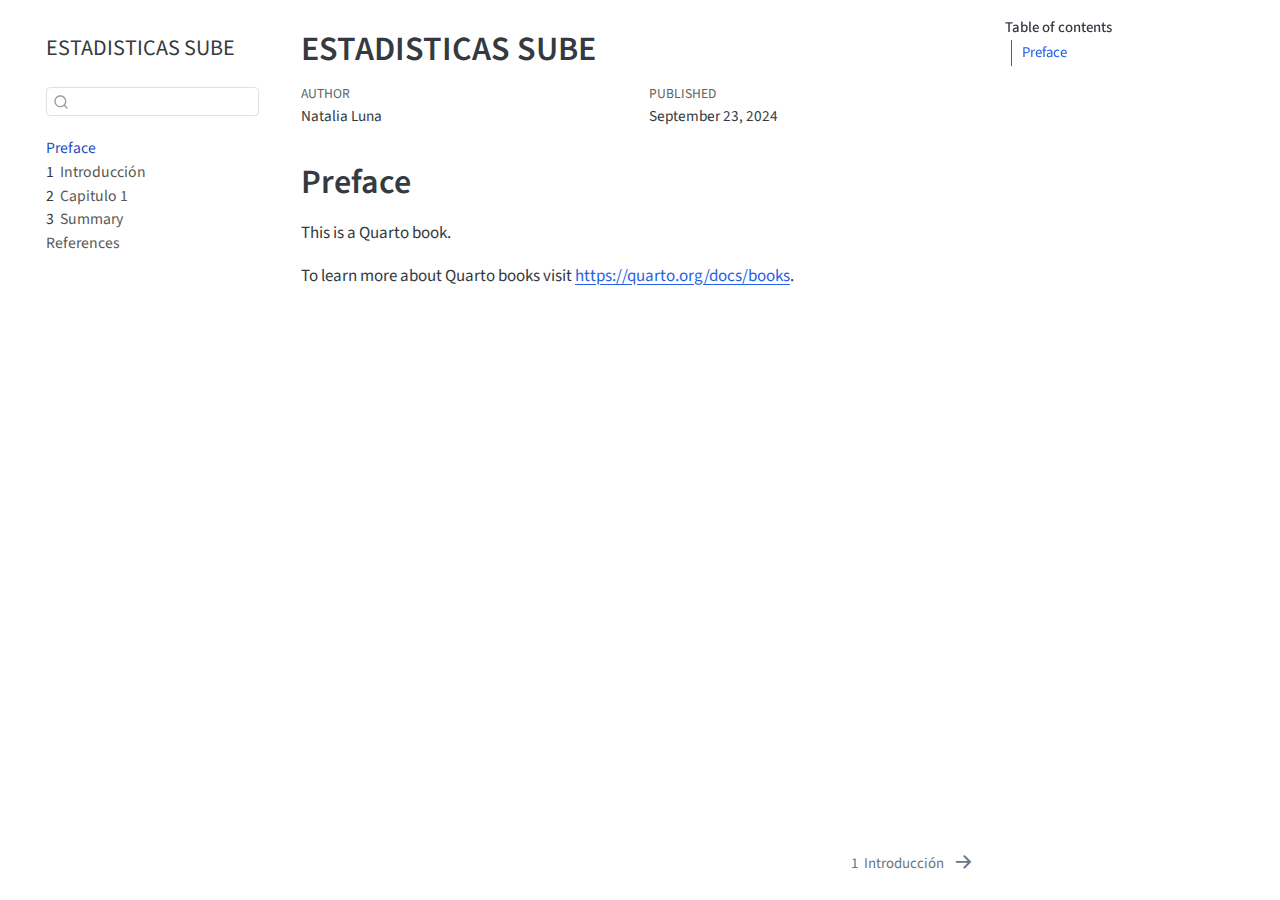
<file: ESTADISTICAS_SUBE/_book/index.html>
<!DOCTYPE html>
<html xmlns="http://www.w3.org/1999/xhtml" lang="en" xml:lang="en"><head>

<meta charset="utf-8">
<meta name="generator" content="quarto-1.5.57">

<meta name="viewport" content="width=device-width, initial-scale=1.0, user-scalable=yes">

<meta name="author" content="Natalia Luna">
<meta name="dcterms.date" content="2024-09-23">

<title>ESTADISTICAS SUBE</title>
<style>
code{white-space: pre-wrap;}
span.smallcaps{font-variant: small-caps;}
div.columns{display: flex; gap: min(4vw, 1.5em);}
div.column{flex: auto; overflow-x: auto;}
div.hanging-indent{margin-left: 1.5em; text-indent: -1.5em;}
ul.task-list{list-style: none;}
ul.task-list li input[type="checkbox"] {
  width: 0.8em;
  margin: 0 0.8em 0.2em -1em; /* quarto-specific, see https://github.com/quarto-dev/quarto-cli/issues/4556 */ 
  vertical-align: middle;
}
</style>


<script src="site_libs/quarto-nav/quarto-nav.js"></script>
<script src="site_libs/quarto-nav/headroom.min.js"></script>
<script src="site_libs/clipboard/clipboard.min.js"></script>
<script src="site_libs/quarto-search/autocomplete.umd.js"></script>
<script src="site_libs/quarto-search/fuse.min.js"></script>
<script src="site_libs/quarto-search/quarto-search.js"></script>
<meta name="quarto:offset" content="./">
<link href="./intro.html" rel="next">
<script src="site_libs/quarto-html/quarto.js"></script>
<script src="site_libs/quarto-html/popper.min.js"></script>
<script src="site_libs/quarto-html/tippy.umd.min.js"></script>
<script src="site_libs/quarto-html/anchor.min.js"></script>
<link href="site_libs/quarto-html/tippy.css" rel="stylesheet">
<link href="site_libs/quarto-html/quarto-syntax-highlighting.css" rel="stylesheet" id="quarto-text-highlighting-styles">
<script src="site_libs/bootstrap/bootstrap.min.js"></script>
<link href="site_libs/bootstrap/bootstrap-icons.css" rel="stylesheet">
<link href="site_libs/bootstrap/bootstrap.min.css" rel="stylesheet" id="quarto-bootstrap" data-mode="light">
<script id="quarto-search-options" type="application/json">{
  "location": "sidebar",
  "copy-button": false,
  "collapse-after": 3,
  "panel-placement": "start",
  "type": "textbox",
  "limit": 50,
  "keyboard-shortcut": [
    "f",
    "/",
    "s"
  ],
  "show-item-context": false,
  "language": {
    "search-no-results-text": "No results",
    "search-matching-documents-text": "matching documents",
    "search-copy-link-title": "Copy link to search",
    "search-hide-matches-text": "Hide additional matches",
    "search-more-match-text": "more match in this document",
    "search-more-matches-text": "more matches in this document",
    "search-clear-button-title": "Clear",
    "search-text-placeholder": "",
    "search-detached-cancel-button-title": "Cancel",
    "search-submit-button-title": "Submit",
    "search-label": "Search"
  }
}</script>


</head>

<body class="nav-sidebar floating">

<div id="quarto-search-results"></div>
  <header id="quarto-header" class="headroom fixed-top">
  <nav class="quarto-secondary-nav">
    <div class="container-fluid d-flex">
      <button type="button" class="quarto-btn-toggle btn" data-bs-toggle="collapse" role="button" data-bs-target=".quarto-sidebar-collapse-item" aria-controls="quarto-sidebar" aria-expanded="false" aria-label="Toggle sidebar navigation" onclick="if (window.quartoToggleHeadroom) { window.quartoToggleHeadroom(); }">
        <i class="bi bi-layout-text-sidebar-reverse"></i>
      </button>
        <nav class="quarto-page-breadcrumbs" aria-label="breadcrumb"><ol class="breadcrumb"><li class="breadcrumb-item"><a href="./index.html">Preface</a></li></ol></nav>
        <a class="flex-grow-1" role="navigation" data-bs-toggle="collapse" data-bs-target=".quarto-sidebar-collapse-item" aria-controls="quarto-sidebar" aria-expanded="false" aria-label="Toggle sidebar navigation" onclick="if (window.quartoToggleHeadroom) { window.quartoToggleHeadroom(); }">      
        </a>
      <button type="button" class="btn quarto-search-button" aria-label="Search" onclick="window.quartoOpenSearch();">
        <i class="bi bi-search"></i>
      </button>
    </div>
  </nav>
</header>
<!-- content -->
<div id="quarto-content" class="quarto-container page-columns page-rows-contents page-layout-article">
<!-- sidebar -->
  <nav id="quarto-sidebar" class="sidebar collapse collapse-horizontal quarto-sidebar-collapse-item sidebar-navigation floating overflow-auto">
    <div class="pt-lg-2 mt-2 text-left sidebar-header">
    <div class="sidebar-title mb-0 py-0">
      <a href="./">ESTADISTICAS SUBE</a> 
    </div>
      </div>
        <div class="mt-2 flex-shrink-0 align-items-center">
        <div class="sidebar-search">
        <div id="quarto-search" class="" title="Search"></div>
        </div>
        </div>
    <div class="sidebar-menu-container"> 
    <ul class="list-unstyled mt-1">
        <li class="sidebar-item">
  <div class="sidebar-item-container"> 
  <a href="./index.html" class="sidebar-item-text sidebar-link active">
 <span class="menu-text">Preface</span></a>
  </div>
</li>
        <li class="sidebar-item">
  <div class="sidebar-item-container"> 
  <a href="./intro.html" class="sidebar-item-text sidebar-link">
 <span class="menu-text"><span class="chapter-number">1</span>&nbsp; <span class="chapter-title">Introducción</span></span></a>
  </div>
</li>
        <li class="sidebar-item">
  <div class="sidebar-item-container"> 
  <a href="./Capitulo-1.html" class="sidebar-item-text sidebar-link">
 <span class="menu-text"><span class="chapter-number">2</span>&nbsp; <span class="chapter-title">Capitulo 1</span></span></a>
  </div>
</li>
        <li class="sidebar-item">
  <div class="sidebar-item-container"> 
  <a href="./summary.html" class="sidebar-item-text sidebar-link">
 <span class="menu-text"><span class="chapter-number">3</span>&nbsp; <span class="chapter-title">Summary</span></span></a>
  </div>
</li>
        <li class="sidebar-item">
  <div class="sidebar-item-container"> 
  <a href="./references.html" class="sidebar-item-text sidebar-link">
 <span class="menu-text">References</span></a>
  </div>
</li>
    </ul>
    </div>
</nav>
<div id="quarto-sidebar-glass" class="quarto-sidebar-collapse-item" data-bs-toggle="collapse" data-bs-target=".quarto-sidebar-collapse-item"></div>
<!-- margin-sidebar -->
    <div id="quarto-margin-sidebar" class="sidebar margin-sidebar">
        <nav id="TOC" role="doc-toc" class="toc-active">
    <h2 id="toc-title">Table of contents</h2>
   
  <ul>
  <li><a href="#preface" id="toc-preface" class="nav-link active" data-scroll-target="#preface">Preface</a></li>
  </ul>
</nav>
    </div>
<!-- main -->
<main class="content" id="quarto-document-content">

<header id="title-block-header" class="quarto-title-block default">
<div class="quarto-title">
<h1 class="title">ESTADISTICAS SUBE</h1>
</div>



<div class="quarto-title-meta">

    <div>
    <div class="quarto-title-meta-heading">Author</div>
    <div class="quarto-title-meta-contents">
             <p>Natalia Luna </p>
          </div>
  </div>
    
    <div>
    <div class="quarto-title-meta-heading">Published</div>
    <div class="quarto-title-meta-contents">
      <p class="date">September 23, 2024</p>
    </div>
  </div>
  
    
  </div>
  


</header>


<section id="preface" class="level1 unnumbered">
<h1 class="unnumbered">Preface</h1>
<p>This is a Quarto book.</p>
<p>To learn more about Quarto books visit <a href="https://quarto.org/docs/books" class="uri">https://quarto.org/docs/books</a>.</p>


</section>

</main> <!-- /main -->
<script id="quarto-html-after-body" type="application/javascript">
window.document.addEventListener("DOMContentLoaded", function (event) {
  const toggleBodyColorMode = (bsSheetEl) => {
    const mode = bsSheetEl.getAttribute("data-mode");
    const bodyEl = window.document.querySelector("body");
    if (mode === "dark") {
      bodyEl.classList.add("quarto-dark");
      bodyEl.classList.remove("quarto-light");
    } else {
      bodyEl.classList.add("quarto-light");
      bodyEl.classList.remove("quarto-dark");
    }
  }
  const toggleBodyColorPrimary = () => {
    const bsSheetEl = window.document.querySelector("link#quarto-bootstrap");
    if (bsSheetEl) {
      toggleBodyColorMode(bsSheetEl);
    }
  }
  toggleBodyColorPrimary();  
  const icon = "";
  const anchorJS = new window.AnchorJS();
  anchorJS.options = {
    placement: 'right',
    icon: icon
  };
  anchorJS.add('.anchored');
  const isCodeAnnotation = (el) => {
    for (const clz of el.classList) {
      if (clz.startsWith('code-annotation-')) {                     
        return true;
      }
    }
    return false;
  }
  const onCopySuccess = function(e) {
    // button target
    const button = e.trigger;
    // don't keep focus
    button.blur();
    // flash "checked"
    button.classList.add('code-copy-button-checked');
    var currentTitle = button.getAttribute("title");
    button.setAttribute("title", "Copied!");
    let tooltip;
    if (window.bootstrap) {
      button.setAttribute("data-bs-toggle", "tooltip");
      button.setAttribute("data-bs-placement", "left");
      button.setAttribute("data-bs-title", "Copied!");
      tooltip = new bootstrap.Tooltip(button, 
        { trigger: "manual", 
          customClass: "code-copy-button-tooltip",
          offset: [0, -8]});
      tooltip.show();    
    }
    setTimeout(function() {
      if (tooltip) {
        tooltip.hide();
        button.removeAttribute("data-bs-title");
        button.removeAttribute("data-bs-toggle");
        button.removeAttribute("data-bs-placement");
      }
      button.setAttribute("title", currentTitle);
      button.classList.remove('code-copy-button-checked');
    }, 1000);
    // clear code selection
    e.clearSelection();
  }
  const getTextToCopy = function(trigger) {
      const codeEl = trigger.previousElementSibling.cloneNode(true);
      for (const childEl of codeEl.children) {
        if (isCodeAnnotation(childEl)) {
          childEl.remove();
        }
      }
      return codeEl.innerText;
  }
  const clipboard = new window.ClipboardJS('.code-copy-button:not([data-in-quarto-modal])', {
    text: getTextToCopy
  });
  clipboard.on('success', onCopySuccess);
  if (window.document.getElementById('quarto-embedded-source-code-modal')) {
    // For code content inside modals, clipBoardJS needs to be initialized with a container option
    // TODO: Check when it could be a function (https://github.com/zenorocha/clipboard.js/issues/860)
    const clipboardModal = new window.ClipboardJS('.code-copy-button[data-in-quarto-modal]', {
      text: getTextToCopy,
      container: window.document.getElementById('quarto-embedded-source-code-modal')
    });
    clipboardModal.on('success', onCopySuccess);
  }
    var localhostRegex = new RegExp(/^(?:http|https):\/\/localhost\:?[0-9]*\//);
    var mailtoRegex = new RegExp(/^mailto:/);
      var filterRegex = new RegExp('/' + window.location.host + '/');
    var isInternal = (href) => {
        return filterRegex.test(href) || localhostRegex.test(href) || mailtoRegex.test(href);
    }
    // Inspect non-navigation links and adorn them if external
 	var links = window.document.querySelectorAll('a[href]:not(.nav-link):not(.navbar-brand):not(.toc-action):not(.sidebar-link):not(.sidebar-item-toggle):not(.pagination-link):not(.no-external):not([aria-hidden]):not(.dropdown-item):not(.quarto-navigation-tool):not(.about-link)');
    for (var i=0; i<links.length; i++) {
      const link = links[i];
      if (!isInternal(link.href)) {
        // undo the damage that might have been done by quarto-nav.js in the case of
        // links that we want to consider external
        if (link.dataset.originalHref !== undefined) {
          link.href = link.dataset.originalHref;
        }
      }
    }
  function tippyHover(el, contentFn, onTriggerFn, onUntriggerFn) {
    const config = {
      allowHTML: true,
      maxWidth: 500,
      delay: 100,
      arrow: false,
      appendTo: function(el) {
          return el.parentElement;
      },
      interactive: true,
      interactiveBorder: 10,
      theme: 'quarto',
      placement: 'bottom-start',
    };
    if (contentFn) {
      config.content = contentFn;
    }
    if (onTriggerFn) {
      config.onTrigger = onTriggerFn;
    }
    if (onUntriggerFn) {
      config.onUntrigger = onUntriggerFn;
    }
    window.tippy(el, config); 
  }
  const noterefs = window.document.querySelectorAll('a[role="doc-noteref"]');
  for (var i=0; i<noterefs.length; i++) {
    const ref = noterefs[i];
    tippyHover(ref, function() {
      // use id or data attribute instead here
      let href = ref.getAttribute('data-footnote-href') || ref.getAttribute('href');
      try { href = new URL(href).hash; } catch {}
      const id = href.replace(/^#\/?/, "");
      const note = window.document.getElementById(id);
      if (note) {
        return note.innerHTML;
      } else {
        return "";
      }
    });
  }
  const xrefs = window.document.querySelectorAll('a.quarto-xref');
  const processXRef = (id, note) => {
    // Strip column container classes
    const stripColumnClz = (el) => {
      el.classList.remove("page-full", "page-columns");
      if (el.children) {
        for (const child of el.children) {
          stripColumnClz(child);
        }
      }
    }
    stripColumnClz(note)
    if (id === null || id.startsWith('sec-')) {
      // Special case sections, only their first couple elements
      const container = document.createElement("div");
      if (note.children && note.children.length > 2) {
        container.appendChild(note.children[0].cloneNode(true));
        for (let i = 1; i < note.children.length; i++) {
          const child = note.children[i];
          if (child.tagName === "P" && child.innerText === "") {
            continue;
          } else {
            container.appendChild(child.cloneNode(true));
            break;
          }
        }
        if (window.Quarto?.typesetMath) {
          window.Quarto.typesetMath(container);
        }
        return container.innerHTML
      } else {
        if (window.Quarto?.typesetMath) {
          window.Quarto.typesetMath(note);
        }
        return note.innerHTML;
      }
    } else {
      // Remove any anchor links if they are present
      const anchorLink = note.querySelector('a.anchorjs-link');
      if (anchorLink) {
        anchorLink.remove();
      }
      if (window.Quarto?.typesetMath) {
        window.Quarto.typesetMath(note);
      }
      // TODO in 1.5, we should make sure this works without a callout special case
      if (note.classList.contains("callout")) {
        return note.outerHTML;
      } else {
        return note.innerHTML;
      }
    }
  }
  for (var i=0; i<xrefs.length; i++) {
    const xref = xrefs[i];
    tippyHover(xref, undefined, function(instance) {
      instance.disable();
      let url = xref.getAttribute('href');
      let hash = undefined; 
      if (url.startsWith('#')) {
        hash = url;
      } else {
        try { hash = new URL(url).hash; } catch {}
      }
      if (hash) {
        const id = hash.replace(/^#\/?/, "");
        const note = window.document.getElementById(id);
        if (note !== null) {
          try {
            const html = processXRef(id, note.cloneNode(true));
            instance.setContent(html);
          } finally {
            instance.enable();
            instance.show();
          }
        } else {
          // See if we can fetch this
          fetch(url.split('#')[0])
          .then(res => res.text())
          .then(html => {
            const parser = new DOMParser();
            const htmlDoc = parser.parseFromString(html, "text/html");
            const note = htmlDoc.getElementById(id);
            if (note !== null) {
              const html = processXRef(id, note);
              instance.setContent(html);
            } 
          }).finally(() => {
            instance.enable();
            instance.show();
          });
        }
      } else {
        // See if we can fetch a full url (with no hash to target)
        // This is a special case and we should probably do some content thinning / targeting
        fetch(url)
        .then(res => res.text())
        .then(html => {
          const parser = new DOMParser();
          const htmlDoc = parser.parseFromString(html, "text/html");
          const note = htmlDoc.querySelector('main.content');
          if (note !== null) {
            // This should only happen for chapter cross references
            // (since there is no id in the URL)
            // remove the first header
            if (note.children.length > 0 && note.children[0].tagName === "HEADER") {
              note.children[0].remove();
            }
            const html = processXRef(null, note);
            instance.setContent(html);
          } 
        }).finally(() => {
          instance.enable();
          instance.show();
        });
      }
    }, function(instance) {
    });
  }
      let selectedAnnoteEl;
      const selectorForAnnotation = ( cell, annotation) => {
        let cellAttr = 'data-code-cell="' + cell + '"';
        let lineAttr = 'data-code-annotation="' +  annotation + '"';
        const selector = 'span[' + cellAttr + '][' + lineAttr + ']';
        return selector;
      }
      const selectCodeLines = (annoteEl) => {
        const doc = window.document;
        const targetCell = annoteEl.getAttribute("data-target-cell");
        const targetAnnotation = annoteEl.getAttribute("data-target-annotation");
        const annoteSpan = window.document.querySelector(selectorForAnnotation(targetCell, targetAnnotation));
        const lines = annoteSpan.getAttribute("data-code-lines").split(",");
        const lineIds = lines.map((line) => {
          return targetCell + "-" + line;
        })
        let top = null;
        let height = null;
        let parent = null;
        if (lineIds.length > 0) {
            //compute the position of the single el (top and bottom and make a div)
            const el = window.document.getElementById(lineIds[0]);
            top = el.offsetTop;
            height = el.offsetHeight;
            parent = el.parentElement.parentElement;
          if (lineIds.length > 1) {
            const lastEl = window.document.getElementById(lineIds[lineIds.length - 1]);
            const bottom = lastEl.offsetTop + lastEl.offsetHeight;
            height = bottom - top;
          }
          if (top !== null && height !== null && parent !== null) {
            // cook up a div (if necessary) and position it 
            let div = window.document.getElementById("code-annotation-line-highlight");
            if (div === null) {
              div = window.document.createElement("div");
              div.setAttribute("id", "code-annotation-line-highlight");
              div.style.position = 'absolute';
              parent.appendChild(div);
            }
            div.style.top = top - 2 + "px";
            div.style.height = height + 4 + "px";
            div.style.left = 0;
            let gutterDiv = window.document.getElementById("code-annotation-line-highlight-gutter");
            if (gutterDiv === null) {
              gutterDiv = window.document.createElement("div");
              gutterDiv.setAttribute("id", "code-annotation-line-highlight-gutter");
              gutterDiv.style.position = 'absolute';
              const codeCell = window.document.getElementById(targetCell);
              const gutter = codeCell.querySelector('.code-annotation-gutter');
              gutter.appendChild(gutterDiv);
            }
            gutterDiv.style.top = top - 2 + "px";
            gutterDiv.style.height = height + 4 + "px";
          }
          selectedAnnoteEl = annoteEl;
        }
      };
      const unselectCodeLines = () => {
        const elementsIds = ["code-annotation-line-highlight", "code-annotation-line-highlight-gutter"];
        elementsIds.forEach((elId) => {
          const div = window.document.getElementById(elId);
          if (div) {
            div.remove();
          }
        });
        selectedAnnoteEl = undefined;
      };
        // Handle positioning of the toggle
    window.addEventListener(
      "resize",
      throttle(() => {
        elRect = undefined;
        if (selectedAnnoteEl) {
          selectCodeLines(selectedAnnoteEl);
        }
      }, 10)
    );
    function throttle(fn, ms) {
    let throttle = false;
    let timer;
      return (...args) => {
        if(!throttle) { // first call gets through
            fn.apply(this, args);
            throttle = true;
        } else { // all the others get throttled
            if(timer) clearTimeout(timer); // cancel #2
            timer = setTimeout(() => {
              fn.apply(this, args);
              timer = throttle = false;
            }, ms);
        }
      };
    }
      // Attach click handler to the DT
      const annoteDls = window.document.querySelectorAll('dt[data-target-cell]');
      for (const annoteDlNode of annoteDls) {
        annoteDlNode.addEventListener('click', (event) => {
          const clickedEl = event.target;
          if (clickedEl !== selectedAnnoteEl) {
            unselectCodeLines();
            const activeEl = window.document.querySelector('dt[data-target-cell].code-annotation-active');
            if (activeEl) {
              activeEl.classList.remove('code-annotation-active');
            }
            selectCodeLines(clickedEl);
            clickedEl.classList.add('code-annotation-active');
          } else {
            // Unselect the line
            unselectCodeLines();
            clickedEl.classList.remove('code-annotation-active');
          }
        });
      }
  const findCites = (el) => {
    const parentEl = el.parentElement;
    if (parentEl) {
      const cites = parentEl.dataset.cites;
      if (cites) {
        return {
          el,
          cites: cites.split(' ')
        };
      } else {
        return findCites(el.parentElement)
      }
    } else {
      return undefined;
    }
  };
  var bibliorefs = window.document.querySelectorAll('a[role="doc-biblioref"]');
  for (var i=0; i<bibliorefs.length; i++) {
    const ref = bibliorefs[i];
    const citeInfo = findCites(ref);
    if (citeInfo) {
      tippyHover(citeInfo.el, function() {
        var popup = window.document.createElement('div');
        citeInfo.cites.forEach(function(cite) {
          var citeDiv = window.document.createElement('div');
          citeDiv.classList.add('hanging-indent');
          citeDiv.classList.add('csl-entry');
          var biblioDiv = window.document.getElementById('ref-' + cite);
          if (biblioDiv) {
            citeDiv.innerHTML = biblioDiv.innerHTML;
          }
          popup.appendChild(citeDiv);
        });
        return popup.innerHTML;
      });
    }
  }
});
</script>
<nav class="page-navigation">
  <div class="nav-page nav-page-previous">
  </div>
  <div class="nav-page nav-page-next">
      <a href="./intro.html" class="pagination-link" aria-label="Introducción">
        <span class="nav-page-text"><span class="chapter-number">1</span>&nbsp; <span class="chapter-title">Introducción</span></span> <i class="bi bi-arrow-right-short"></i>
      </a>
  </div>
</nav>
</div> <!-- /content -->




</body></html>
</file>
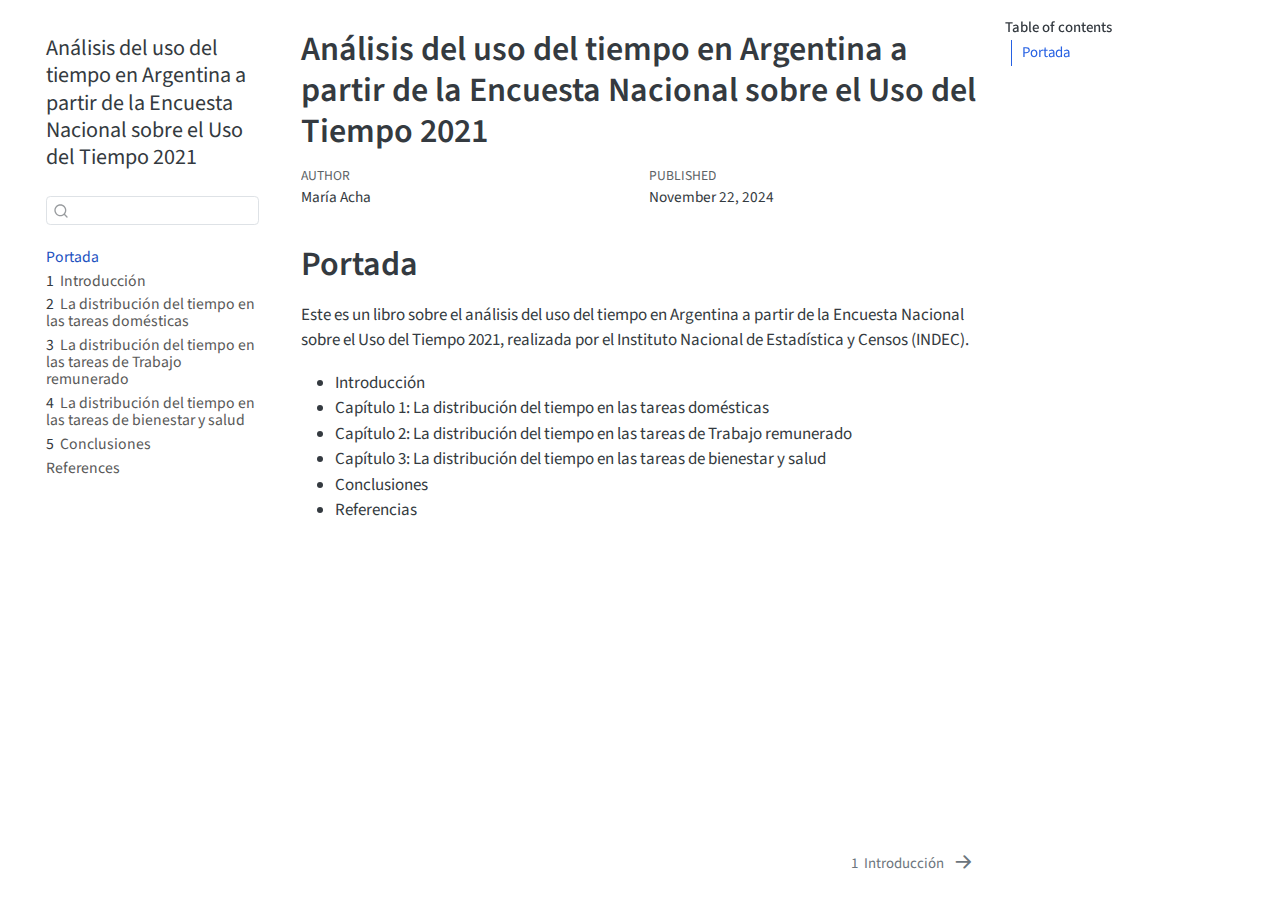
<file: libro-ENUT/_book/index.html>
<!DOCTYPE html>
<html xmlns="http://www.w3.org/1999/xhtml" lang="en" xml:lang="en"><head>

<meta charset="utf-8">
<meta name="generator" content="quarto-1.5.57">

<meta name="viewport" content="width=device-width, initial-scale=1.0, user-scalable=yes">

<meta name="author" content="María Acha">
<meta name="dcterms.date" content="2024-11-22">

<title>Análisis del uso del tiempo en Argentina a partir de la Encuesta Nacional sobre el Uso del Tiempo 2021</title>
<style>
code{white-space: pre-wrap;}
span.smallcaps{font-variant: small-caps;}
div.columns{display: flex; gap: min(4vw, 1.5em);}
div.column{flex: auto; overflow-x: auto;}
div.hanging-indent{margin-left: 1.5em; text-indent: -1.5em;}
ul.task-list{list-style: none;}
ul.task-list li input[type="checkbox"] {
  width: 0.8em;
  margin: 0 0.8em 0.2em -1em; /* quarto-specific, see https://github.com/quarto-dev/quarto-cli/issues/4556 */ 
  vertical-align: middle;
}
</style>


<script src="site_libs/quarto-nav/quarto-nav.js"></script>
<script src="site_libs/quarto-nav/headroom.min.js"></script>
<script src="site_libs/clipboard/clipboard.min.js"></script>
<script src="site_libs/quarto-search/autocomplete.umd.js"></script>
<script src="site_libs/quarto-search/fuse.min.js"></script>
<script src="site_libs/quarto-search/quarto-search.js"></script>
<meta name="quarto:offset" content="./">
<link href="./intro.html" rel="next">
<script src="site_libs/quarto-html/quarto.js"></script>
<script src="site_libs/quarto-html/popper.min.js"></script>
<script src="site_libs/quarto-html/tippy.umd.min.js"></script>
<script src="site_libs/quarto-html/anchor.min.js"></script>
<link href="site_libs/quarto-html/tippy.css" rel="stylesheet">
<link href="site_libs/quarto-html/quarto-syntax-highlighting.css" rel="stylesheet" id="quarto-text-highlighting-styles">
<script src="site_libs/bootstrap/bootstrap.min.js"></script>
<link href="site_libs/bootstrap/bootstrap-icons.css" rel="stylesheet">
<link href="site_libs/bootstrap/bootstrap.min.css" rel="stylesheet" id="quarto-bootstrap" data-mode="light">
<script id="quarto-search-options" type="application/json">{
  "location": "sidebar",
  "copy-button": false,
  "collapse-after": 3,
  "panel-placement": "start",
  "type": "textbox",
  "limit": 50,
  "keyboard-shortcut": [
    "f",
    "/",
    "s"
  ],
  "show-item-context": false,
  "language": {
    "search-no-results-text": "No results",
    "search-matching-documents-text": "matching documents",
    "search-copy-link-title": "Copy link to search",
    "search-hide-matches-text": "Hide additional matches",
    "search-more-match-text": "more match in this document",
    "search-more-matches-text": "more matches in this document",
    "search-clear-button-title": "Clear",
    "search-text-placeholder": "",
    "search-detached-cancel-button-title": "Cancel",
    "search-submit-button-title": "Submit",
    "search-label": "Search"
  }
}</script>


</head>

<body class="nav-sidebar floating">

<div id="quarto-search-results"></div>
  <header id="quarto-header" class="headroom fixed-top">
  <nav class="quarto-secondary-nav">
    <div class="container-fluid d-flex">
      <button type="button" class="quarto-btn-toggle btn" data-bs-toggle="collapse" role="button" data-bs-target=".quarto-sidebar-collapse-item" aria-controls="quarto-sidebar" aria-expanded="false" aria-label="Toggle sidebar navigation" onclick="if (window.quartoToggleHeadroom) { window.quartoToggleHeadroom(); }">
        <i class="bi bi-layout-text-sidebar-reverse"></i>
      </button>
        <nav class="quarto-page-breadcrumbs" aria-label="breadcrumb"><ol class="breadcrumb"><li class="breadcrumb-item"><a href="./index.html">Portada</a></li></ol></nav>
        <a class="flex-grow-1" role="navigation" data-bs-toggle="collapse" data-bs-target=".quarto-sidebar-collapse-item" aria-controls="quarto-sidebar" aria-expanded="false" aria-label="Toggle sidebar navigation" onclick="if (window.quartoToggleHeadroom) { window.quartoToggleHeadroom(); }">      
        </a>
      <button type="button" class="btn quarto-search-button" aria-label="Search" onclick="window.quartoOpenSearch();">
        <i class="bi bi-search"></i>
      </button>
    </div>
  </nav>
</header>
<!-- content -->
<div id="quarto-content" class="quarto-container page-columns page-rows-contents page-layout-article">
<!-- sidebar -->
  <nav id="quarto-sidebar" class="sidebar collapse collapse-horizontal quarto-sidebar-collapse-item sidebar-navigation floating overflow-auto">
    <div class="pt-lg-2 mt-2 text-left sidebar-header">
    <div class="sidebar-title mb-0 py-0">
      <a href="./">Análisis del uso del tiempo en Argentina a partir de la Encuesta Nacional sobre el Uso del Tiempo 2021</a> 
    </div>
      </div>
        <div class="mt-2 flex-shrink-0 align-items-center">
        <div class="sidebar-search">
        <div id="quarto-search" class="" title="Search"></div>
        </div>
        </div>
    <div class="sidebar-menu-container"> 
    <ul class="list-unstyled mt-1">
        <li class="sidebar-item">
  <div class="sidebar-item-container"> 
  <a href="./index.html" class="sidebar-item-text sidebar-link active">
 <span class="menu-text">Portada</span></a>
  </div>
</li>
        <li class="sidebar-item">
  <div class="sidebar-item-container"> 
  <a href="./intro.html" class="sidebar-item-text sidebar-link">
 <span class="menu-text"><span class="chapter-number">1</span>&nbsp; <span class="chapter-title">Introducción</span></span></a>
  </div>
</li>
        <li class="sidebar-item">
  <div class="sidebar-item-container"> 
  <a href="./capitulo1.html" class="sidebar-item-text sidebar-link">
 <span class="menu-text"><span class="chapter-number">2</span>&nbsp; <span class="chapter-title">La distribución del tiempo en las tareas domésticas</span></span></a>
  </div>
</li>
        <li class="sidebar-item">
  <div class="sidebar-item-container"> 
  <a href="./capitulo2.html" class="sidebar-item-text sidebar-link">
 <span class="menu-text"><span class="chapter-number">3</span>&nbsp; <span class="chapter-title">La distribución del tiempo en las tareas de Trabajo remunerado</span></span></a>
  </div>
</li>
        <li class="sidebar-item">
  <div class="sidebar-item-container"> 
  <a href="./capitulo3.html" class="sidebar-item-text sidebar-link">
 <span class="menu-text"><span class="chapter-number">4</span>&nbsp; <span class="chapter-title">La distribución del tiempo en las tareas de bienestar y salud</span></span></a>
  </div>
</li>
        <li class="sidebar-item">
  <div class="sidebar-item-container"> 
  <a href="./conclusiones.html" class="sidebar-item-text sidebar-link">
 <span class="menu-text"><span class="chapter-number">5</span>&nbsp; <span class="chapter-title">Conclusiones</span></span></a>
  </div>
</li>
        <li class="sidebar-item">
  <div class="sidebar-item-container"> 
  <a href="./references.html" class="sidebar-item-text sidebar-link">
 <span class="menu-text">References</span></a>
  </div>
</li>
    </ul>
    </div>
</nav>
<div id="quarto-sidebar-glass" class="quarto-sidebar-collapse-item" data-bs-toggle="collapse" data-bs-target=".quarto-sidebar-collapse-item"></div>
<!-- margin-sidebar -->
    <div id="quarto-margin-sidebar" class="sidebar margin-sidebar">
        <nav id="TOC" role="doc-toc" class="toc-active">
    <h2 id="toc-title">Table of contents</h2>
   
  <ul>
  <li><a href="#portada" id="toc-portada" class="nav-link active" data-scroll-target="#portada">Portada</a></li>
  </ul>
</nav>
    </div>
<!-- main -->
<main class="content" id="quarto-document-content">

<header id="title-block-header" class="quarto-title-block default">
<div class="quarto-title">
<h1 class="title">Análisis del uso del tiempo en Argentina a partir de la Encuesta Nacional sobre el Uso del Tiempo 2021</h1>
</div>



<div class="quarto-title-meta">

    <div>
    <div class="quarto-title-meta-heading">Author</div>
    <div class="quarto-title-meta-contents">
             <p>María Acha </p>
          </div>
  </div>
    
    <div>
    <div class="quarto-title-meta-heading">Published</div>
    <div class="quarto-title-meta-contents">
      <p class="date">November 22, 2024</p>
    </div>
  </div>
  
    
  </div>
  


</header>


<section id="portada" class="level1 unnumbered">
<h1 class="unnumbered">Portada</h1>
<p>Este es un libro sobre el análisis del uso del tiempo en Argentina a partir de la Encuesta Nacional sobre el Uso del Tiempo 2021, realizada por el Instituto Nacional de Estadística y Censos (INDEC).</p>
<ul>
<li>Introducción</li>
<li>Capítulo 1: La distribución del tiempo en las tareas domésticas</li>
<li>Capítulo 2: La distribución del tiempo en las tareas de Trabajo remunerado</li>
<li>Capítulo 3: La distribución del tiempo en las tareas de bienestar y salud</li>
<li>Conclusiones</li>
<li>Referencias</li>
</ul>


</section>

</main> <!-- /main -->
<script id="quarto-html-after-body" type="application/javascript">
window.document.addEventListener("DOMContentLoaded", function (event) {
  const toggleBodyColorMode = (bsSheetEl) => {
    const mode = bsSheetEl.getAttribute("data-mode");
    const bodyEl = window.document.querySelector("body");
    if (mode === "dark") {
      bodyEl.classList.add("quarto-dark");
      bodyEl.classList.remove("quarto-light");
    } else {
      bodyEl.classList.add("quarto-light");
      bodyEl.classList.remove("quarto-dark");
    }
  }
  const toggleBodyColorPrimary = () => {
    const bsSheetEl = window.document.querySelector("link#quarto-bootstrap");
    if (bsSheetEl) {
      toggleBodyColorMode(bsSheetEl);
    }
  }
  toggleBodyColorPrimary();  
  const icon = "";
  const anchorJS = new window.AnchorJS();
  anchorJS.options = {
    placement: 'right',
    icon: icon
  };
  anchorJS.add('.anchored');
  const isCodeAnnotation = (el) => {
    for (const clz of el.classList) {
      if (clz.startsWith('code-annotation-')) {                     
        return true;
      }
    }
    return false;
  }
  const onCopySuccess = function(e) {
    // button target
    const button = e.trigger;
    // don't keep focus
    button.blur();
    // flash "checked"
    button.classList.add('code-copy-button-checked');
    var currentTitle = button.getAttribute("title");
    button.setAttribute("title", "Copied!");
    let tooltip;
    if (window.bootstrap) {
      button.setAttribute("data-bs-toggle", "tooltip");
      button.setAttribute("data-bs-placement", "left");
      button.setAttribute("data-bs-title", "Copied!");
      tooltip = new bootstrap.Tooltip(button, 
        { trigger: "manual", 
          customClass: "code-copy-button-tooltip",
          offset: [0, -8]});
      tooltip.show();    
    }
    setTimeout(function() {
      if (tooltip) {
        tooltip.hide();
        button.removeAttribute("data-bs-title");
        button.removeAttribute("data-bs-toggle");
        button.removeAttribute("data-bs-placement");
      }
      button.setAttribute("title", currentTitle);
      button.classList.remove('code-copy-button-checked');
    }, 1000);
    // clear code selection
    e.clearSelection();
  }
  const getTextToCopy = function(trigger) {
      const codeEl = trigger.previousElementSibling.cloneNode(true);
      for (const childEl of codeEl.children) {
        if (isCodeAnnotation(childEl)) {
          childEl.remove();
        }
      }
      return codeEl.innerText;
  }
  const clipboard = new window.ClipboardJS('.code-copy-button:not([data-in-quarto-modal])', {
    text: getTextToCopy
  });
  clipboard.on('success', onCopySuccess);
  if (window.document.getElementById('quarto-embedded-source-code-modal')) {
    // For code content inside modals, clipBoardJS needs to be initialized with a container option
    // TODO: Check when it could be a function (https://github.com/zenorocha/clipboard.js/issues/860)
    const clipboardModal = new window.ClipboardJS('.code-copy-button[data-in-quarto-modal]', {
      text: getTextToCopy,
      container: window.document.getElementById('quarto-embedded-source-code-modal')
    });
    clipboardModal.on('success', onCopySuccess);
  }
    var localhostRegex = new RegExp(/^(?:http|https):\/\/localhost\:?[0-9]*\//);
    var mailtoRegex = new RegExp(/^mailto:/);
      var filterRegex = new RegExp('/' + window.location.host + '/');
    var isInternal = (href) => {
        return filterRegex.test(href) || localhostRegex.test(href) || mailtoRegex.test(href);
    }
    // Inspect non-navigation links and adorn them if external
 	var links = window.document.querySelectorAll('a[href]:not(.nav-link):not(.navbar-brand):not(.toc-action):not(.sidebar-link):not(.sidebar-item-toggle):not(.pagination-link):not(.no-external):not([aria-hidden]):not(.dropdown-item):not(.quarto-navigation-tool):not(.about-link)');
    for (var i=0; i<links.length; i++) {
      const link = links[i];
      if (!isInternal(link.href)) {
        // undo the damage that might have been done by quarto-nav.js in the case of
        // links that we want to consider external
        if (link.dataset.originalHref !== undefined) {
          link.href = link.dataset.originalHref;
        }
      }
    }
  function tippyHover(el, contentFn, onTriggerFn, onUntriggerFn) {
    const config = {
      allowHTML: true,
      maxWidth: 500,
      delay: 100,
      arrow: false,
      appendTo: function(el) {
          return el.parentElement;
      },
      interactive: true,
      interactiveBorder: 10,
      theme: 'quarto',
      placement: 'bottom-start',
    };
    if (contentFn) {
      config.content = contentFn;
    }
    if (onTriggerFn) {
      config.onTrigger = onTriggerFn;
    }
    if (onUntriggerFn) {
      config.onUntrigger = onUntriggerFn;
    }
    window.tippy(el, config); 
  }
  const noterefs = window.document.querySelectorAll('a[role="doc-noteref"]');
  for (var i=0; i<noterefs.length; i++) {
    const ref = noterefs[i];
    tippyHover(ref, function() {
      // use id or data attribute instead here
      let href = ref.getAttribute('data-footnote-href') || ref.getAttribute('href');
      try { href = new URL(href).hash; } catch {}
      const id = href.replace(/^#\/?/, "");
      const note = window.document.getElementById(id);
      if (note) {
        return note.innerHTML;
      } else {
        return "";
      }
    });
  }
  const xrefs = window.document.querySelectorAll('a.quarto-xref');
  const processXRef = (id, note) => {
    // Strip column container classes
    const stripColumnClz = (el) => {
      el.classList.remove("page-full", "page-columns");
      if (el.children) {
        for (const child of el.children) {
          stripColumnClz(child);
        }
      }
    }
    stripColumnClz(note)
    if (id === null || id.startsWith('sec-')) {
      // Special case sections, only their first couple elements
      const container = document.createElement("div");
      if (note.children && note.children.length > 2) {
        container.appendChild(note.children[0].cloneNode(true));
        for (let i = 1; i < note.children.length; i++) {
          const child = note.children[i];
          if (child.tagName === "P" && child.innerText === "") {
            continue;
          } else {
            container.appendChild(child.cloneNode(true));
            break;
          }
        }
        if (window.Quarto?.typesetMath) {
          window.Quarto.typesetMath(container);
        }
        return container.innerHTML
      } else {
        if (window.Quarto?.typesetMath) {
          window.Quarto.typesetMath(note);
        }
        return note.innerHTML;
      }
    } else {
      // Remove any anchor links if they are present
      const anchorLink = note.querySelector('a.anchorjs-link');
      if (anchorLink) {
        anchorLink.remove();
      }
      if (window.Quarto?.typesetMath) {
        window.Quarto.typesetMath(note);
      }
      // TODO in 1.5, we should make sure this works without a callout special case
      if (note.classList.contains("callout")) {
        return note.outerHTML;
      } else {
        return note.innerHTML;
      }
    }
  }
  for (var i=0; i<xrefs.length; i++) {
    const xref = xrefs[i];
    tippyHover(xref, undefined, function(instance) {
      instance.disable();
      let url = xref.getAttribute('href');
      let hash = undefined; 
      if (url.startsWith('#')) {
        hash = url;
      } else {
        try { hash = new URL(url).hash; } catch {}
      }
      if (hash) {
        const id = hash.replace(/^#\/?/, "");
        const note = window.document.getElementById(id);
        if (note !== null) {
          try {
            const html = processXRef(id, note.cloneNode(true));
            instance.setContent(html);
          } finally {
            instance.enable();
            instance.show();
          }
        } else {
          // See if we can fetch this
          fetch(url.split('#')[0])
          .then(res => res.text())
          .then(html => {
            const parser = new DOMParser();
            const htmlDoc = parser.parseFromString(html, "text/html");
            const note = htmlDoc.getElementById(id);
            if (note !== null) {
              const html = processXRef(id, note);
              instance.setContent(html);
            } 
          }).finally(() => {
            instance.enable();
            instance.show();
          });
        }
      } else {
        // See if we can fetch a full url (with no hash to target)
        // This is a special case and we should probably do some content thinning / targeting
        fetch(url)
        .then(res => res.text())
        .then(html => {
          const parser = new DOMParser();
          const htmlDoc = parser.parseFromString(html, "text/html");
          const note = htmlDoc.querySelector('main.content');
          if (note !== null) {
            // This should only happen for chapter cross references
            // (since there is no id in the URL)
            // remove the first header
            if (note.children.length > 0 && note.children[0].tagName === "HEADER") {
              note.children[0].remove();
            }
            const html = processXRef(null, note);
            instance.setContent(html);
          } 
        }).finally(() => {
          instance.enable();
          instance.show();
        });
      }
    }, function(instance) {
    });
  }
      let selectedAnnoteEl;
      const selectorForAnnotation = ( cell, annotation) => {
        let cellAttr = 'data-code-cell="' + cell + '"';
        let lineAttr = 'data-code-annotation="' +  annotation + '"';
        const selector = 'span[' + cellAttr + '][' + lineAttr + ']';
        return selector;
      }
      const selectCodeLines = (annoteEl) => {
        const doc = window.document;
        const targetCell = annoteEl.getAttribute("data-target-cell");
        const targetAnnotation = annoteEl.getAttribute("data-target-annotation");
        const annoteSpan = window.document.querySelector(selectorForAnnotation(targetCell, targetAnnotation));
        const lines = annoteSpan.getAttribute("data-code-lines").split(",");
        const lineIds = lines.map((line) => {
          return targetCell + "-" + line;
        })
        let top = null;
        let height = null;
        let parent = null;
        if (lineIds.length > 0) {
            //compute the position of the single el (top and bottom and make a div)
            const el = window.document.getElementById(lineIds[0]);
            top = el.offsetTop;
            height = el.offsetHeight;
            parent = el.parentElement.parentElement;
          if (lineIds.length > 1) {
            const lastEl = window.document.getElementById(lineIds[lineIds.length - 1]);
            const bottom = lastEl.offsetTop + lastEl.offsetHeight;
            height = bottom - top;
          }
          if (top !== null && height !== null && parent !== null) {
            // cook up a div (if necessary) and position it 
            let div = window.document.getElementById("code-annotation-line-highlight");
            if (div === null) {
              div = window.document.createElement("div");
              div.setAttribute("id", "code-annotation-line-highlight");
              div.style.position = 'absolute';
              parent.appendChild(div);
            }
            div.style.top = top - 2 + "px";
            div.style.height = height + 4 + "px";
            div.style.left = 0;
            let gutterDiv = window.document.getElementById("code-annotation-line-highlight-gutter");
            if (gutterDiv === null) {
              gutterDiv = window.document.createElement("div");
              gutterDiv.setAttribute("id", "code-annotation-line-highlight-gutter");
              gutterDiv.style.position = 'absolute';
              const codeCell = window.document.getElementById(targetCell);
              const gutter = codeCell.querySelector('.code-annotation-gutter');
              gutter.appendChild(gutterDiv);
            }
            gutterDiv.style.top = top - 2 + "px";
            gutterDiv.style.height = height + 4 + "px";
          }
          selectedAnnoteEl = annoteEl;
        }
      };
      const unselectCodeLines = () => {
        const elementsIds = ["code-annotation-line-highlight", "code-annotation-line-highlight-gutter"];
        elementsIds.forEach((elId) => {
          const div = window.document.getElementById(elId);
          if (div) {
            div.remove();
          }
        });
        selectedAnnoteEl = undefined;
      };
        // Handle positioning of the toggle
    window.addEventListener(
      "resize",
      throttle(() => {
        elRect = undefined;
        if (selectedAnnoteEl) {
          selectCodeLines(selectedAnnoteEl);
        }
      }, 10)
    );
    function throttle(fn, ms) {
    let throttle = false;
    let timer;
      return (...args) => {
        if(!throttle) { // first call gets through
            fn.apply(this, args);
            throttle = true;
        } else { // all the others get throttled
            if(timer) clearTimeout(timer); // cancel #2
            timer = setTimeout(() => {
              fn.apply(this, args);
              timer = throttle = false;
            }, ms);
        }
      };
    }
      // Attach click handler to the DT
      const annoteDls = window.document.querySelectorAll('dt[data-target-cell]');
      for (const annoteDlNode of annoteDls) {
        annoteDlNode.addEventListener('click', (event) => {
          const clickedEl = event.target;
          if (clickedEl !== selectedAnnoteEl) {
            unselectCodeLines();
            const activeEl = window.document.querySelector('dt[data-target-cell].code-annotation-active');
            if (activeEl) {
              activeEl.classList.remove('code-annotation-active');
            }
            selectCodeLines(clickedEl);
            clickedEl.classList.add('code-annotation-active');
          } else {
            // Unselect the line
            unselectCodeLines();
            clickedEl.classList.remove('code-annotation-active');
          }
        });
      }
  const findCites = (el) => {
    const parentEl = el.parentElement;
    if (parentEl) {
      const cites = parentEl.dataset.cites;
      if (cites) {
        return {
          el,
          cites: cites.split(' ')
        };
      } else {
        return findCites(el.parentElement)
      }
    } else {
      return undefined;
    }
  };
  var bibliorefs = window.document.querySelectorAll('a[role="doc-biblioref"]');
  for (var i=0; i<bibliorefs.length; i++) {
    const ref = bibliorefs[i];
    const citeInfo = findCites(ref);
    if (citeInfo) {
      tippyHover(citeInfo.el, function() {
        var popup = window.document.createElement('div');
        citeInfo.cites.forEach(function(cite) {
          var citeDiv = window.document.createElement('div');
          citeDiv.classList.add('hanging-indent');
          citeDiv.classList.add('csl-entry');
          var biblioDiv = window.document.getElementById('ref-' + cite);
          if (biblioDiv) {
            citeDiv.innerHTML = biblioDiv.innerHTML;
          }
          popup.appendChild(citeDiv);
        });
        return popup.innerHTML;
      });
    }
  }
});
</script>
<nav class="page-navigation">
  <div class="nav-page nav-page-previous">
  </div>
  <div class="nav-page nav-page-next">
      <a href="./intro.html" class="pagination-link" aria-label="Introducción">
        <span class="nav-page-text"><span class="chapter-number">1</span>&nbsp; <span class="chapter-title">Introducción</span></span> <i class="bi bi-arrow-right-short"></i>
      </a>
  </div>
</nav>
</div> <!-- /content -->




</body></html>
</file>
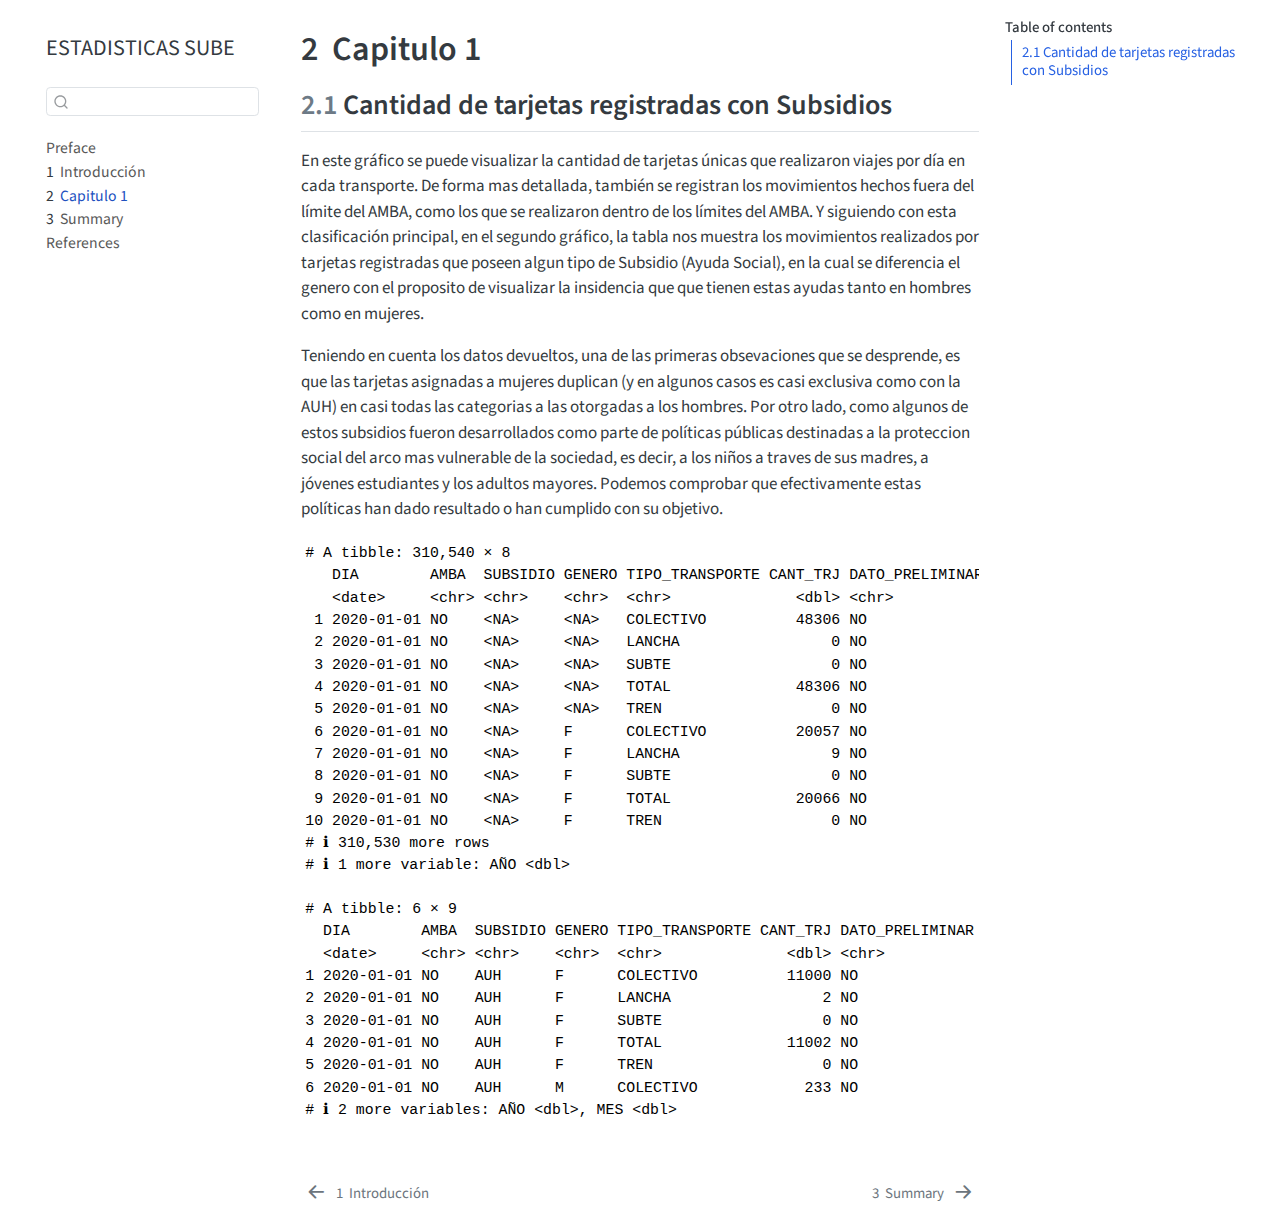
<file: ESTADISTICAS_SUBE/_book/Capitulo-1.html>
<!DOCTYPE html>
<html xmlns="http://www.w3.org/1999/xhtml" lang="en" xml:lang="en"><head>

<meta charset="utf-8">
<meta name="generator" content="quarto-1.5.57">

<meta name="viewport" content="width=device-width, initial-scale=1.0, user-scalable=yes">


<title>2&nbsp; Capitulo 1 – ESTADISTICAS SUBE</title>
<style>
code{white-space: pre-wrap;}
span.smallcaps{font-variant: small-caps;}
div.columns{display: flex; gap: min(4vw, 1.5em);}
div.column{flex: auto; overflow-x: auto;}
div.hanging-indent{margin-left: 1.5em; text-indent: -1.5em;}
ul.task-list{list-style: none;}
ul.task-list li input[type="checkbox"] {
  width: 0.8em;
  margin: 0 0.8em 0.2em -1em; /* quarto-specific, see https://github.com/quarto-dev/quarto-cli/issues/4556 */ 
  vertical-align: middle;
}
</style>


<script src="site_libs/quarto-nav/quarto-nav.js"></script>
<script src="site_libs/quarto-nav/headroom.min.js"></script>
<script src="site_libs/clipboard/clipboard.min.js"></script>
<script src="site_libs/quarto-search/autocomplete.umd.js"></script>
<script src="site_libs/quarto-search/fuse.min.js"></script>
<script src="site_libs/quarto-search/quarto-search.js"></script>
<meta name="quarto:offset" content="./">
<link href="./summary.html" rel="next">
<link href="./intro.html" rel="prev">
<script src="site_libs/quarto-html/quarto.js"></script>
<script src="site_libs/quarto-html/popper.min.js"></script>
<script src="site_libs/quarto-html/tippy.umd.min.js"></script>
<script src="site_libs/quarto-html/anchor.min.js"></script>
<link href="site_libs/quarto-html/tippy.css" rel="stylesheet">
<link href="site_libs/quarto-html/quarto-syntax-highlighting.css" rel="stylesheet" id="quarto-text-highlighting-styles">
<script src="site_libs/bootstrap/bootstrap.min.js"></script>
<link href="site_libs/bootstrap/bootstrap-icons.css" rel="stylesheet">
<link href="site_libs/bootstrap/bootstrap.min.css" rel="stylesheet" id="quarto-bootstrap" data-mode="light">
<script id="quarto-search-options" type="application/json">{
  "location": "sidebar",
  "copy-button": false,
  "collapse-after": 3,
  "panel-placement": "start",
  "type": "textbox",
  "limit": 50,
  "keyboard-shortcut": [
    "f",
    "/",
    "s"
  ],
  "show-item-context": false,
  "language": {
    "search-no-results-text": "No results",
    "search-matching-documents-text": "matching documents",
    "search-copy-link-title": "Copy link to search",
    "search-hide-matches-text": "Hide additional matches",
    "search-more-match-text": "more match in this document",
    "search-more-matches-text": "more matches in this document",
    "search-clear-button-title": "Clear",
    "search-text-placeholder": "",
    "search-detached-cancel-button-title": "Cancel",
    "search-submit-button-title": "Submit",
    "search-label": "Search"
  }
}</script>


</head>

<body class="nav-sidebar floating">

<div id="quarto-search-results"></div>
  <header id="quarto-header" class="headroom fixed-top">
  <nav class="quarto-secondary-nav">
    <div class="container-fluid d-flex">
      <button type="button" class="quarto-btn-toggle btn" data-bs-toggle="collapse" role="button" data-bs-target=".quarto-sidebar-collapse-item" aria-controls="quarto-sidebar" aria-expanded="false" aria-label="Toggle sidebar navigation" onclick="if (window.quartoToggleHeadroom) { window.quartoToggleHeadroom(); }">
        <i class="bi bi-layout-text-sidebar-reverse"></i>
      </button>
        <nav class="quarto-page-breadcrumbs" aria-label="breadcrumb"><ol class="breadcrumb"><li class="breadcrumb-item"><a href="./Capitulo-1.html"><span class="chapter-number">2</span>&nbsp; <span class="chapter-title">Capitulo 1</span></a></li></ol></nav>
        <a class="flex-grow-1" role="navigation" data-bs-toggle="collapse" data-bs-target=".quarto-sidebar-collapse-item" aria-controls="quarto-sidebar" aria-expanded="false" aria-label="Toggle sidebar navigation" onclick="if (window.quartoToggleHeadroom) { window.quartoToggleHeadroom(); }">      
        </a>
      <button type="button" class="btn quarto-search-button" aria-label="Search" onclick="window.quartoOpenSearch();">
        <i class="bi bi-search"></i>
      </button>
    </div>
  </nav>
</header>
<!-- content -->
<div id="quarto-content" class="quarto-container page-columns page-rows-contents page-layout-article">
<!-- sidebar -->
  <nav id="quarto-sidebar" class="sidebar collapse collapse-horizontal quarto-sidebar-collapse-item sidebar-navigation floating overflow-auto">
    <div class="pt-lg-2 mt-2 text-left sidebar-header">
    <div class="sidebar-title mb-0 py-0">
      <a href="./">ESTADISTICAS SUBE</a> 
    </div>
      </div>
        <div class="mt-2 flex-shrink-0 align-items-center">
        <div class="sidebar-search">
        <div id="quarto-search" class="" title="Search"></div>
        </div>
        </div>
    <div class="sidebar-menu-container"> 
    <ul class="list-unstyled mt-1">
        <li class="sidebar-item">
  <div class="sidebar-item-container"> 
  <a href="./index.html" class="sidebar-item-text sidebar-link">
 <span class="menu-text">Preface</span></a>
  </div>
</li>
        <li class="sidebar-item">
  <div class="sidebar-item-container"> 
  <a href="./intro.html" class="sidebar-item-text sidebar-link">
 <span class="menu-text"><span class="chapter-number">1</span>&nbsp; <span class="chapter-title">Introducción</span></span></a>
  </div>
</li>
        <li class="sidebar-item">
  <div class="sidebar-item-container"> 
  <a href="./Capitulo-1.html" class="sidebar-item-text sidebar-link active">
 <span class="menu-text"><span class="chapter-number">2</span>&nbsp; <span class="chapter-title">Capitulo 1</span></span></a>
  </div>
</li>
        <li class="sidebar-item">
  <div class="sidebar-item-container"> 
  <a href="./summary.html" class="sidebar-item-text sidebar-link">
 <span class="menu-text"><span class="chapter-number">3</span>&nbsp; <span class="chapter-title">Summary</span></span></a>
  </div>
</li>
        <li class="sidebar-item">
  <div class="sidebar-item-container"> 
  <a href="./references.html" class="sidebar-item-text sidebar-link">
 <span class="menu-text">References</span></a>
  </div>
</li>
    </ul>
    </div>
</nav>
<div id="quarto-sidebar-glass" class="quarto-sidebar-collapse-item" data-bs-toggle="collapse" data-bs-target=".quarto-sidebar-collapse-item"></div>
<!-- margin-sidebar -->
    <div id="quarto-margin-sidebar" class="sidebar margin-sidebar">
        <nav id="TOC" role="doc-toc" class="toc-active">
    <h2 id="toc-title">Table of contents</h2>
   
  <ul>
  <li><a href="#cantidad-de-tarjetas-registradas-con-subsidios" id="toc-cantidad-de-tarjetas-registradas-con-subsidios" class="nav-link active" data-scroll-target="#cantidad-de-tarjetas-registradas-con-subsidios"><span class="header-section-number">2.1</span> Cantidad de tarjetas registradas con Subsidios</a></li>
  </ul>
</nav>
    </div>
<!-- main -->
<main class="content" id="quarto-document-content">

<header id="title-block-header" class="quarto-title-block default">
<div class="quarto-title">
<h1 class="title"><span class="chapter-number">2</span>&nbsp; <span class="chapter-title">Capitulo 1</span></h1>
</div>



<div class="quarto-title-meta">

    
  
    
  </div>
  


</header>


<section id="cantidad-de-tarjetas-registradas-con-subsidios" class="level2" data-number="2.1">
<h2 data-number="2.1" class="anchored" data-anchor-id="cantidad-de-tarjetas-registradas-con-subsidios"><span class="header-section-number">2.1</span> Cantidad de tarjetas registradas con Subsidios</h2>
<p>En este gráfico se puede visualizar la cantidad de tarjetas únicas que realizaron viajes por día en cada transporte. De forma mas detallada, también se registran los movimientos hechos fuera del límite del AMBA, como los que se realizaron dentro de los límites del AMBA. Y siguiendo con esta clasificación principal, en el segundo gráfico, la tabla nos muestra los movimientos realizados por tarjetas registradas que poseen algun tipo de Subsidio (Ayuda Social), en la cual se diferencia el genero con el proposito de visualizar la insidencia que que tienen estas ayudas tanto en hombres como en mujeres.</p>
<p>Teniendo en cuenta los datos devueltos, una de las primeras obsevaciones que se desprende, es que las tarjetas asignadas a mujeres duplican (y en algunos casos es casi exclusiva como con la AUH) en casi todas las categorias a las otorgadas a los hombres. Por otro lado, como algunos de estos subsidios fueron desarrollados como parte de políticas públicas destinadas a la proteccion social del arco mas vulnerable de la sociedad, es decir, a los niños a traves de sus madres, a jóvenes estudiantes y los adultos mayores. Podemos comprobar que efectivamente estas políticas han dado resultado o han cumplido con su objetivo.</p>
<div class="cell">
<div class="cell-output cell-output-stdout">
<pre><code># A tibble: 310,540 × 8
   DIA        AMBA  SUBSIDIO GENERO TIPO_TRANSPORTE CANT_TRJ DATO_PRELIMINAR
   &lt;date&gt;     &lt;chr&gt; &lt;chr&gt;    &lt;chr&gt;  &lt;chr&gt;              &lt;dbl&gt; &lt;chr&gt;          
 1 2020-01-01 NO    &lt;NA&gt;     &lt;NA&gt;   COLECTIVO          48306 NO             
 2 2020-01-01 NO    &lt;NA&gt;     &lt;NA&gt;   LANCHA                 0 NO             
 3 2020-01-01 NO    &lt;NA&gt;     &lt;NA&gt;   SUBTE                  0 NO             
 4 2020-01-01 NO    &lt;NA&gt;     &lt;NA&gt;   TOTAL              48306 NO             
 5 2020-01-01 NO    &lt;NA&gt;     &lt;NA&gt;   TREN                   0 NO             
 6 2020-01-01 NO    &lt;NA&gt;     F      COLECTIVO          20057 NO             
 7 2020-01-01 NO    &lt;NA&gt;     F      LANCHA                 9 NO             
 8 2020-01-01 NO    &lt;NA&gt;     F      SUBTE                  0 NO             
 9 2020-01-01 NO    &lt;NA&gt;     F      TOTAL              20066 NO             
10 2020-01-01 NO    &lt;NA&gt;     F      TREN                   0 NO             
# ℹ 310,530 more rows
# ℹ 1 more variable: AÑO &lt;dbl&gt;</code></pre>
</div>
</div>
<div class="cell">
<div class="cell-output cell-output-stdout">
<pre><code># A tibble: 6 × 9
  DIA        AMBA  SUBSIDIO GENERO TIPO_TRANSPORTE CANT_TRJ DATO_PRELIMINAR
  &lt;date&gt;     &lt;chr&gt; &lt;chr&gt;    &lt;chr&gt;  &lt;chr&gt;              &lt;dbl&gt; &lt;chr&gt;          
1 2020-01-01 NO    AUH      F      COLECTIVO          11000 NO             
2 2020-01-01 NO    AUH      F      LANCHA                 2 NO             
3 2020-01-01 NO    AUH      F      SUBTE                  0 NO             
4 2020-01-01 NO    AUH      F      TOTAL              11002 NO             
5 2020-01-01 NO    AUH      F      TREN                   0 NO             
6 2020-01-01 NO    AUH      M      COLECTIVO            233 NO             
# ℹ 2 more variables: AÑO &lt;dbl&gt;, MES &lt;dbl&gt;</code></pre>
</div>
</div>


</section>

</main> <!-- /main -->
<script id="quarto-html-after-body" type="application/javascript">
window.document.addEventListener("DOMContentLoaded", function (event) {
  const toggleBodyColorMode = (bsSheetEl) => {
    const mode = bsSheetEl.getAttribute("data-mode");
    const bodyEl = window.document.querySelector("body");
    if (mode === "dark") {
      bodyEl.classList.add("quarto-dark");
      bodyEl.classList.remove("quarto-light");
    } else {
      bodyEl.classList.add("quarto-light");
      bodyEl.classList.remove("quarto-dark");
    }
  }
  const toggleBodyColorPrimary = () => {
    const bsSheetEl = window.document.querySelector("link#quarto-bootstrap");
    if (bsSheetEl) {
      toggleBodyColorMode(bsSheetEl);
    }
  }
  toggleBodyColorPrimary();  
  const icon = "";
  const anchorJS = new window.AnchorJS();
  anchorJS.options = {
    placement: 'right',
    icon: icon
  };
  anchorJS.add('.anchored');
  const isCodeAnnotation = (el) => {
    for (const clz of el.classList) {
      if (clz.startsWith('code-annotation-')) {                     
        return true;
      }
    }
    return false;
  }
  const onCopySuccess = function(e) {
    // button target
    const button = e.trigger;
    // don't keep focus
    button.blur();
    // flash "checked"
    button.classList.add('code-copy-button-checked');
    var currentTitle = button.getAttribute("title");
    button.setAttribute("title", "Copied!");
    let tooltip;
    if (window.bootstrap) {
      button.setAttribute("data-bs-toggle", "tooltip");
      button.setAttribute("data-bs-placement", "left");
      button.setAttribute("data-bs-title", "Copied!");
      tooltip = new bootstrap.Tooltip(button, 
        { trigger: "manual", 
          customClass: "code-copy-button-tooltip",
          offset: [0, -8]});
      tooltip.show();    
    }
    setTimeout(function() {
      if (tooltip) {
        tooltip.hide();
        button.removeAttribute("data-bs-title");
        button.removeAttribute("data-bs-toggle");
        button.removeAttribute("data-bs-placement");
      }
      button.setAttribute("title", currentTitle);
      button.classList.remove('code-copy-button-checked');
    }, 1000);
    // clear code selection
    e.clearSelection();
  }
  const getTextToCopy = function(trigger) {
      const codeEl = trigger.previousElementSibling.cloneNode(true);
      for (const childEl of codeEl.children) {
        if (isCodeAnnotation(childEl)) {
          childEl.remove();
        }
      }
      return codeEl.innerText;
  }
  const clipboard = new window.ClipboardJS('.code-copy-button:not([data-in-quarto-modal])', {
    text: getTextToCopy
  });
  clipboard.on('success', onCopySuccess);
  if (window.document.getElementById('quarto-embedded-source-code-modal')) {
    // For code content inside modals, clipBoardJS needs to be initialized with a container option
    // TODO: Check when it could be a function (https://github.com/zenorocha/clipboard.js/issues/860)
    const clipboardModal = new window.ClipboardJS('.code-copy-button[data-in-quarto-modal]', {
      text: getTextToCopy,
      container: window.document.getElementById('quarto-embedded-source-code-modal')
    });
    clipboardModal.on('success', onCopySuccess);
  }
    var localhostRegex = new RegExp(/^(?:http|https):\/\/localhost\:?[0-9]*\//);
    var mailtoRegex = new RegExp(/^mailto:/);
      var filterRegex = new RegExp('/' + window.location.host + '/');
    var isInternal = (href) => {
        return filterRegex.test(href) || localhostRegex.test(href) || mailtoRegex.test(href);
    }
    // Inspect non-navigation links and adorn them if external
 	var links = window.document.querySelectorAll('a[href]:not(.nav-link):not(.navbar-brand):not(.toc-action):not(.sidebar-link):not(.sidebar-item-toggle):not(.pagination-link):not(.no-external):not([aria-hidden]):not(.dropdown-item):not(.quarto-navigation-tool):not(.about-link)');
    for (var i=0; i<links.length; i++) {
      const link = links[i];
      if (!isInternal(link.href)) {
        // undo the damage that might have been done by quarto-nav.js in the case of
        // links that we want to consider external
        if (link.dataset.originalHref !== undefined) {
          link.href = link.dataset.originalHref;
        }
      }
    }
  function tippyHover(el, contentFn, onTriggerFn, onUntriggerFn) {
    const config = {
      allowHTML: true,
      maxWidth: 500,
      delay: 100,
      arrow: false,
      appendTo: function(el) {
          return el.parentElement;
      },
      interactive: true,
      interactiveBorder: 10,
      theme: 'quarto',
      placement: 'bottom-start',
    };
    if (contentFn) {
      config.content = contentFn;
    }
    if (onTriggerFn) {
      config.onTrigger = onTriggerFn;
    }
    if (onUntriggerFn) {
      config.onUntrigger = onUntriggerFn;
    }
    window.tippy(el, config); 
  }
  const noterefs = window.document.querySelectorAll('a[role="doc-noteref"]');
  for (var i=0; i<noterefs.length; i++) {
    const ref = noterefs[i];
    tippyHover(ref, function() {
      // use id or data attribute instead here
      let href = ref.getAttribute('data-footnote-href') || ref.getAttribute('href');
      try { href = new URL(href).hash; } catch {}
      const id = href.replace(/^#\/?/, "");
      const note = window.document.getElementById(id);
      if (note) {
        return note.innerHTML;
      } else {
        return "";
      }
    });
  }
  const xrefs = window.document.querySelectorAll('a.quarto-xref');
  const processXRef = (id, note) => {
    // Strip column container classes
    const stripColumnClz = (el) => {
      el.classList.remove("page-full", "page-columns");
      if (el.children) {
        for (const child of el.children) {
          stripColumnClz(child);
        }
      }
    }
    stripColumnClz(note)
    if (id === null || id.startsWith('sec-')) {
      // Special case sections, only their first couple elements
      const container = document.createElement("div");
      if (note.children && note.children.length > 2) {
        container.appendChild(note.children[0].cloneNode(true));
        for (let i = 1; i < note.children.length; i++) {
          const child = note.children[i];
          if (child.tagName === "P" && child.innerText === "") {
            continue;
          } else {
            container.appendChild(child.cloneNode(true));
            break;
          }
        }
        if (window.Quarto?.typesetMath) {
          window.Quarto.typesetMath(container);
        }
        return container.innerHTML
      } else {
        if (window.Quarto?.typesetMath) {
          window.Quarto.typesetMath(note);
        }
        return note.innerHTML;
      }
    } else {
      // Remove any anchor links if they are present
      const anchorLink = note.querySelector('a.anchorjs-link');
      if (anchorLink) {
        anchorLink.remove();
      }
      if (window.Quarto?.typesetMath) {
        window.Quarto.typesetMath(note);
      }
      // TODO in 1.5, we should make sure this works without a callout special case
      if (note.classList.contains("callout")) {
        return note.outerHTML;
      } else {
        return note.innerHTML;
      }
    }
  }
  for (var i=0; i<xrefs.length; i++) {
    const xref = xrefs[i];
    tippyHover(xref, undefined, function(instance) {
      instance.disable();
      let url = xref.getAttribute('href');
      let hash = undefined; 
      if (url.startsWith('#')) {
        hash = url;
      } else {
        try { hash = new URL(url).hash; } catch {}
      }
      if (hash) {
        const id = hash.replace(/^#\/?/, "");
        const note = window.document.getElementById(id);
        if (note !== null) {
          try {
            const html = processXRef(id, note.cloneNode(true));
            instance.setContent(html);
          } finally {
            instance.enable();
            instance.show();
          }
        } else {
          // See if we can fetch this
          fetch(url.split('#')[0])
          .then(res => res.text())
          .then(html => {
            const parser = new DOMParser();
            const htmlDoc = parser.parseFromString(html, "text/html");
            const note = htmlDoc.getElementById(id);
            if (note !== null) {
              const html = processXRef(id, note);
              instance.setContent(html);
            } 
          }).finally(() => {
            instance.enable();
            instance.show();
          });
        }
      } else {
        // See if we can fetch a full url (with no hash to target)
        // This is a special case and we should probably do some content thinning / targeting
        fetch(url)
        .then(res => res.text())
        .then(html => {
          const parser = new DOMParser();
          const htmlDoc = parser.parseFromString(html, "text/html");
          const note = htmlDoc.querySelector('main.content');
          if (note !== null) {
            // This should only happen for chapter cross references
            // (since there is no id in the URL)
            // remove the first header
            if (note.children.length > 0 && note.children[0].tagName === "HEADER") {
              note.children[0].remove();
            }
            const html = processXRef(null, note);
            instance.setContent(html);
          } 
        }).finally(() => {
          instance.enable();
          instance.show();
        });
      }
    }, function(instance) {
    });
  }
      let selectedAnnoteEl;
      const selectorForAnnotation = ( cell, annotation) => {
        let cellAttr = 'data-code-cell="' + cell + '"';
        let lineAttr = 'data-code-annotation="' +  annotation + '"';
        const selector = 'span[' + cellAttr + '][' + lineAttr + ']';
        return selector;
      }
      const selectCodeLines = (annoteEl) => {
        const doc = window.document;
        const targetCell = annoteEl.getAttribute("data-target-cell");
        const targetAnnotation = annoteEl.getAttribute("data-target-annotation");
        const annoteSpan = window.document.querySelector(selectorForAnnotation(targetCell, targetAnnotation));
        const lines = annoteSpan.getAttribute("data-code-lines").split(",");
        const lineIds = lines.map((line) => {
          return targetCell + "-" + line;
        })
        let top = null;
        let height = null;
        let parent = null;
        if (lineIds.length > 0) {
            //compute the position of the single el (top and bottom and make a div)
            const el = window.document.getElementById(lineIds[0]);
            top = el.offsetTop;
            height = el.offsetHeight;
            parent = el.parentElement.parentElement;
          if (lineIds.length > 1) {
            const lastEl = window.document.getElementById(lineIds[lineIds.length - 1]);
            const bottom = lastEl.offsetTop + lastEl.offsetHeight;
            height = bottom - top;
          }
          if (top !== null && height !== null && parent !== null) {
            // cook up a div (if necessary) and position it 
            let div = window.document.getElementById("code-annotation-line-highlight");
            if (div === null) {
              div = window.document.createElement("div");
              div.setAttribute("id", "code-annotation-line-highlight");
              div.style.position = 'absolute';
              parent.appendChild(div);
            }
            div.style.top = top - 2 + "px";
            div.style.height = height + 4 + "px";
            div.style.left = 0;
            let gutterDiv = window.document.getElementById("code-annotation-line-highlight-gutter");
            if (gutterDiv === null) {
              gutterDiv = window.document.createElement("div");
              gutterDiv.setAttribute("id", "code-annotation-line-highlight-gutter");
              gutterDiv.style.position = 'absolute';
              const codeCell = window.document.getElementById(targetCell);
              const gutter = codeCell.querySelector('.code-annotation-gutter');
              gutter.appendChild(gutterDiv);
            }
            gutterDiv.style.top = top - 2 + "px";
            gutterDiv.style.height = height + 4 + "px";
          }
          selectedAnnoteEl = annoteEl;
        }
      };
      const unselectCodeLines = () => {
        const elementsIds = ["code-annotation-line-highlight", "code-annotation-line-highlight-gutter"];
        elementsIds.forEach((elId) => {
          const div = window.document.getElementById(elId);
          if (div) {
            div.remove();
          }
        });
        selectedAnnoteEl = undefined;
      };
        // Handle positioning of the toggle
    window.addEventListener(
      "resize",
      throttle(() => {
        elRect = undefined;
        if (selectedAnnoteEl) {
          selectCodeLines(selectedAnnoteEl);
        }
      }, 10)
    );
    function throttle(fn, ms) {
    let throttle = false;
    let timer;
      return (...args) => {
        if(!throttle) { // first call gets through
            fn.apply(this, args);
            throttle = true;
        } else { // all the others get throttled
            if(timer) clearTimeout(timer); // cancel #2
            timer = setTimeout(() => {
              fn.apply(this, args);
              timer = throttle = false;
            }, ms);
        }
      };
    }
      // Attach click handler to the DT
      const annoteDls = window.document.querySelectorAll('dt[data-target-cell]');
      for (const annoteDlNode of annoteDls) {
        annoteDlNode.addEventListener('click', (event) => {
          const clickedEl = event.target;
          if (clickedEl !== selectedAnnoteEl) {
            unselectCodeLines();
            const activeEl = window.document.querySelector('dt[data-target-cell].code-annotation-active');
            if (activeEl) {
              activeEl.classList.remove('code-annotation-active');
            }
            selectCodeLines(clickedEl);
            clickedEl.classList.add('code-annotation-active');
          } else {
            // Unselect the line
            unselectCodeLines();
            clickedEl.classList.remove('code-annotation-active');
          }
        });
      }
  const findCites = (el) => {
    const parentEl = el.parentElement;
    if (parentEl) {
      const cites = parentEl.dataset.cites;
      if (cites) {
        return {
          el,
          cites: cites.split(' ')
        };
      } else {
        return findCites(el.parentElement)
      }
    } else {
      return undefined;
    }
  };
  var bibliorefs = window.document.querySelectorAll('a[role="doc-biblioref"]');
  for (var i=0; i<bibliorefs.length; i++) {
    const ref = bibliorefs[i];
    const citeInfo = findCites(ref);
    if (citeInfo) {
      tippyHover(citeInfo.el, function() {
        var popup = window.document.createElement('div');
        citeInfo.cites.forEach(function(cite) {
          var citeDiv = window.document.createElement('div');
          citeDiv.classList.add('hanging-indent');
          citeDiv.classList.add('csl-entry');
          var biblioDiv = window.document.getElementById('ref-' + cite);
          if (biblioDiv) {
            citeDiv.innerHTML = biblioDiv.innerHTML;
          }
          popup.appendChild(citeDiv);
        });
        return popup.innerHTML;
      });
    }
  }
});
</script>
<nav class="page-navigation">
  <div class="nav-page nav-page-previous">
      <a href="./intro.html" class="pagination-link" aria-label="Introducción">
        <i class="bi bi-arrow-left-short"></i> <span class="nav-page-text"><span class="chapter-number">1</span>&nbsp; <span class="chapter-title">Introducción</span></span>
      </a>          
  </div>
  <div class="nav-page nav-page-next">
      <a href="./summary.html" class="pagination-link" aria-label="Summary">
        <span class="nav-page-text"><span class="chapter-number">3</span>&nbsp; <span class="chapter-title">Summary</span></span> <i class="bi bi-arrow-right-short"></i>
      </a>
  </div>
</nav>
</div> <!-- /content -->




</body></html>
</file>
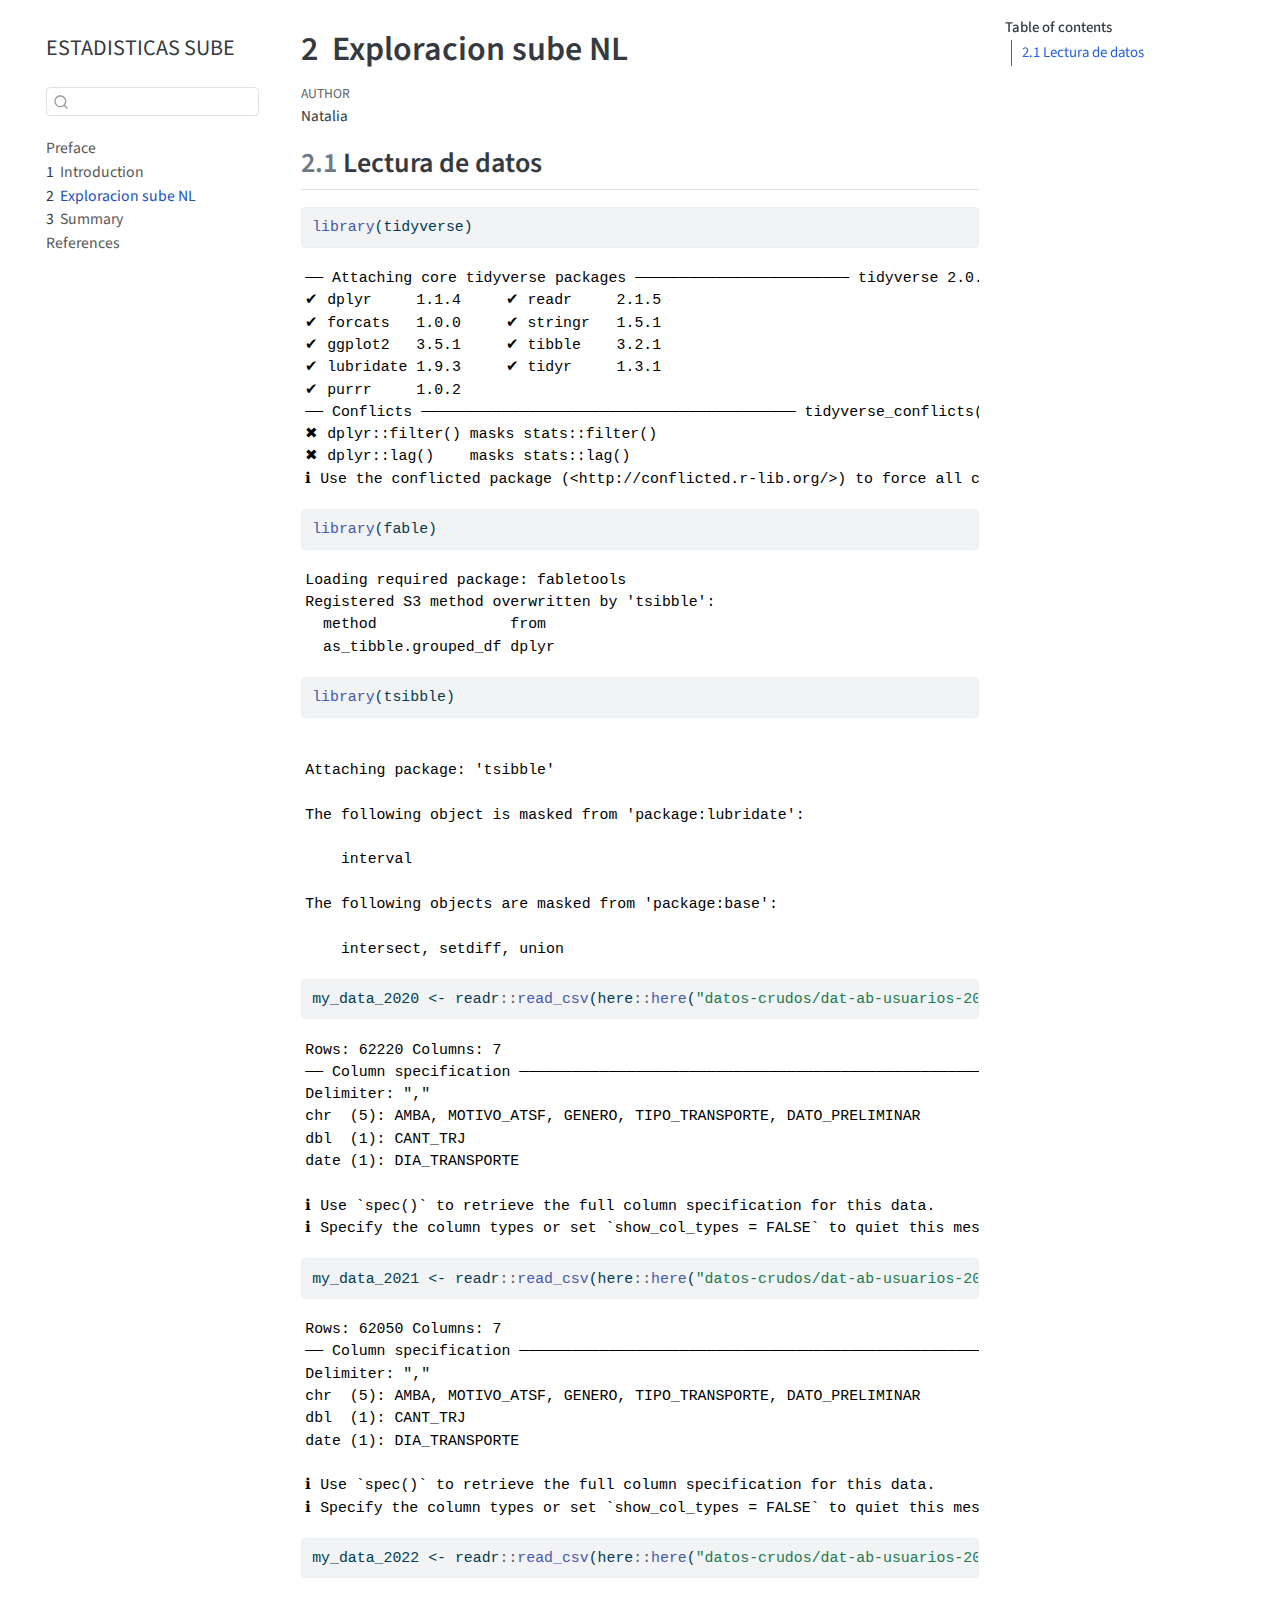
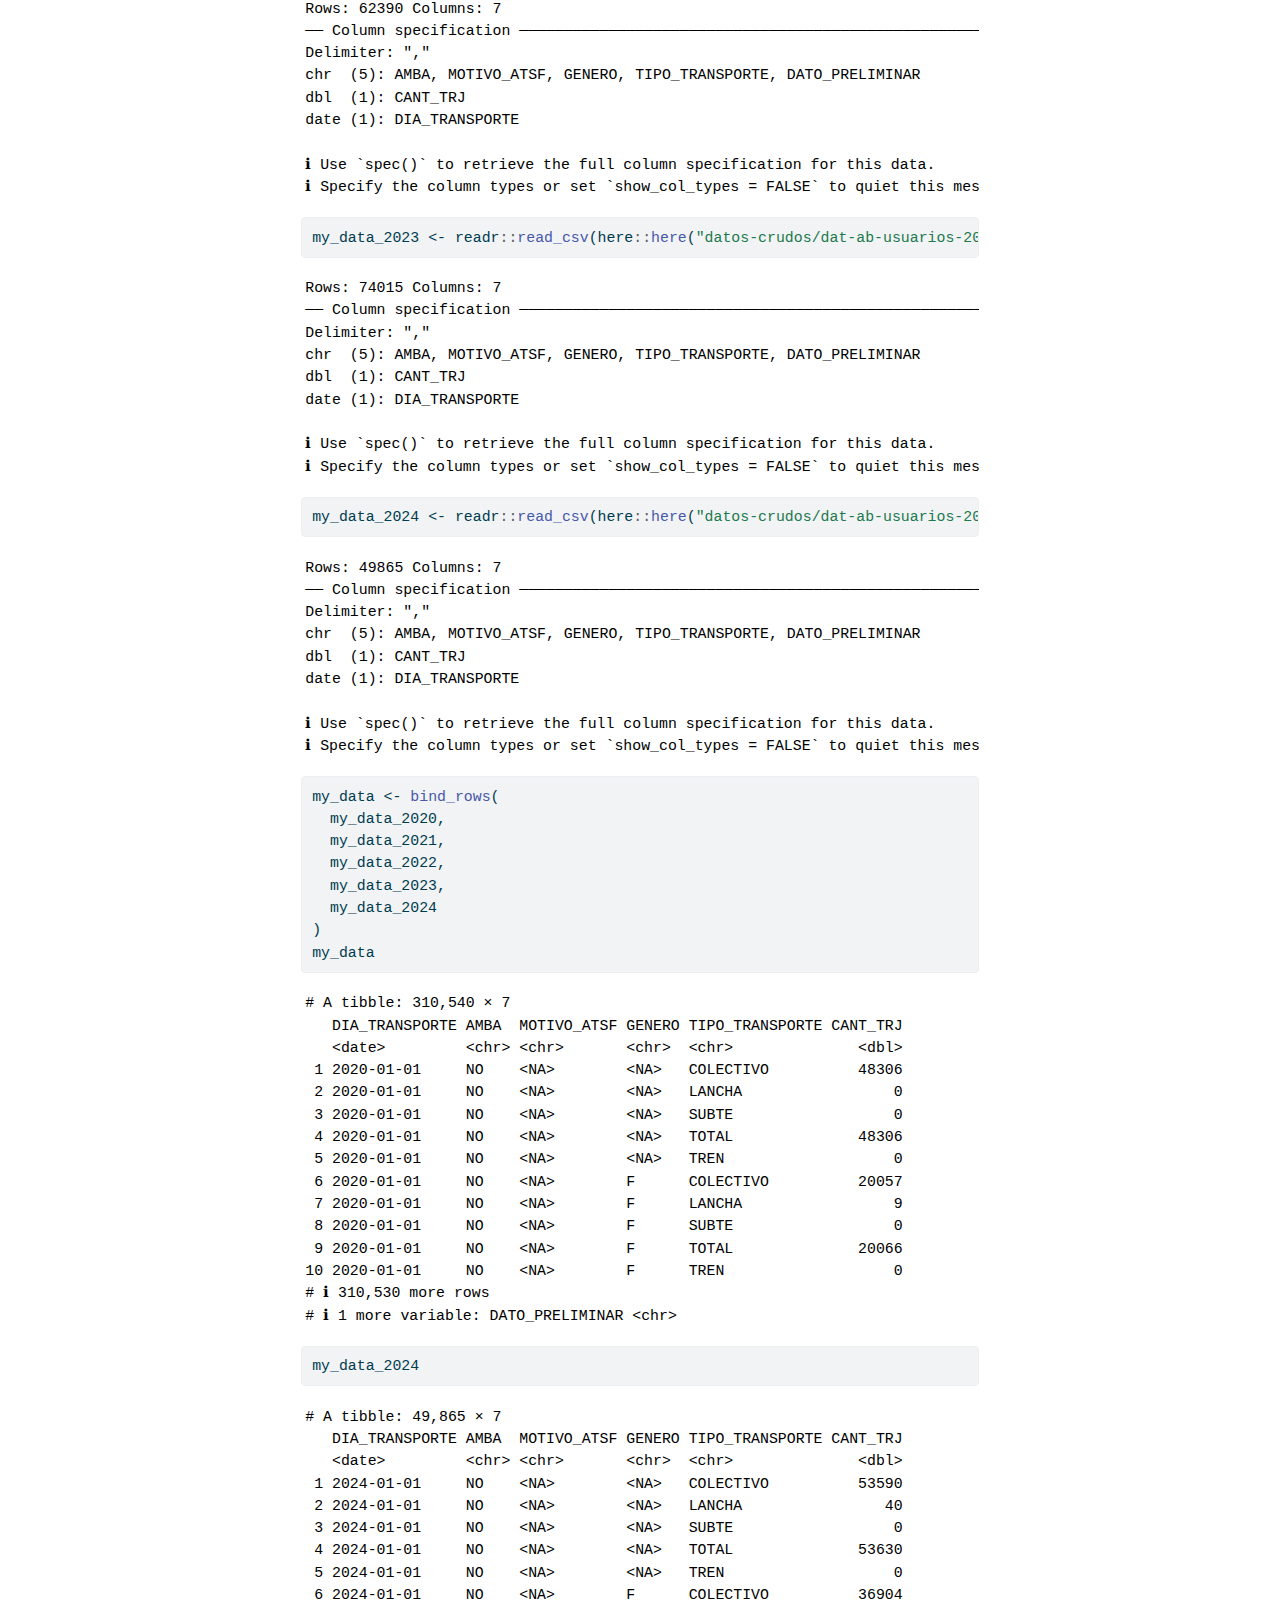
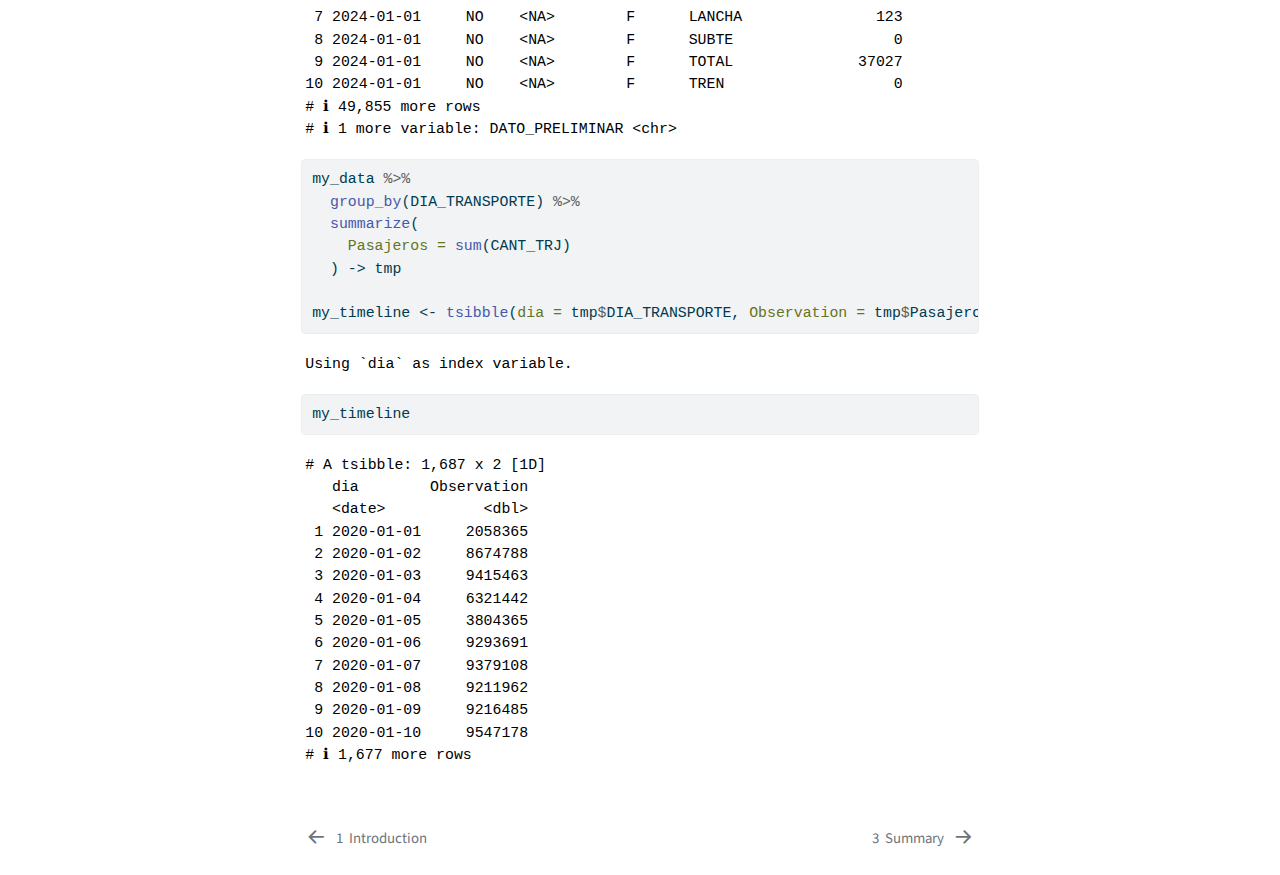
<file: ESTADISTICAS_SUBE/_book/capitulo-sube-datos.html>
<!DOCTYPE html>
<html xmlns="http://www.w3.org/1999/xhtml" lang="en" xml:lang="en"><head>

<meta charset="utf-8">
<meta name="generator" content="quarto-1.5.53">

<meta name="viewport" content="width=device-width, initial-scale=1.0, user-scalable=yes">

<meta name="author" content="Natalia">

<title>2&nbsp; Exploracion sube NL – ESTADISTICAS SUBE</title>
<style>
code{white-space: pre-wrap;}
span.smallcaps{font-variant: small-caps;}
div.columns{display: flex; gap: min(4vw, 1.5em);}
div.column{flex: auto; overflow-x: auto;}
div.hanging-indent{margin-left: 1.5em; text-indent: -1.5em;}
ul.task-list{list-style: none;}
ul.task-list li input[type="checkbox"] {
  width: 0.8em;
  margin: 0 0.8em 0.2em -1em; /* quarto-specific, see https://github.com/quarto-dev/quarto-cli/issues/4556 */ 
  vertical-align: middle;
}
/* CSS for syntax highlighting */
pre > code.sourceCode { white-space: pre; position: relative; }
pre > code.sourceCode > span { line-height: 1.25; }
pre > code.sourceCode > span:empty { height: 1.2em; }
.sourceCode { overflow: visible; }
code.sourceCode > span { color: inherit; text-decoration: inherit; }
div.sourceCode { margin: 1em 0; }
pre.sourceCode { margin: 0; }
@media screen {
div.sourceCode { overflow: auto; }
}
@media print {
pre > code.sourceCode { white-space: pre-wrap; }
pre > code.sourceCode > span { display: inline-block; text-indent: -5em; padding-left: 5em; }
}
pre.numberSource code
  { counter-reset: source-line 0; }
pre.numberSource code > span
  { position: relative; left: -4em; counter-increment: source-line; }
pre.numberSource code > span > a:first-child::before
  { content: counter(source-line);
    position: relative; left: -1em; text-align: right; vertical-align: baseline;
    border: none; display: inline-block;
    -webkit-touch-callout: none; -webkit-user-select: none;
    -khtml-user-select: none; -moz-user-select: none;
    -ms-user-select: none; user-select: none;
    padding: 0 4px; width: 4em;
  }
pre.numberSource { margin-left: 3em;  padding-left: 4px; }
div.sourceCode
  {   }
@media screen {
pre > code.sourceCode > span > a:first-child::before { text-decoration: underline; }
}
</style>


<script src="site_libs/quarto-nav/quarto-nav.js"></script>
<script src="site_libs/quarto-nav/headroom.min.js"></script>
<script src="site_libs/clipboard/clipboard.min.js"></script>
<script src="site_libs/quarto-search/autocomplete.umd.js"></script>
<script src="site_libs/quarto-search/fuse.min.js"></script>
<script src="site_libs/quarto-search/quarto-search.js"></script>
<meta name="quarto:offset" content="./">
<link href="./summary.html" rel="next">
<link href="./intro.html" rel="prev">
<script src="site_libs/quarto-html/quarto.js"></script>
<script src="site_libs/quarto-html/popper.min.js"></script>
<script src="site_libs/quarto-html/tippy.umd.min.js"></script>
<script src="site_libs/quarto-html/anchor.min.js"></script>
<link href="site_libs/quarto-html/tippy.css" rel="stylesheet">
<link href="site_libs/quarto-html/quarto-syntax-highlighting.css" rel="stylesheet" id="quarto-text-highlighting-styles">
<script src="site_libs/bootstrap/bootstrap.min.js"></script>
<link href="site_libs/bootstrap/bootstrap-icons.css" rel="stylesheet">
<link href="site_libs/bootstrap/bootstrap.min.css" rel="stylesheet" id="quarto-bootstrap" data-mode="light">
<script id="quarto-search-options" type="application/json">{
  "location": "sidebar",
  "copy-button": false,
  "collapse-after": 3,
  "panel-placement": "start",
  "type": "textbox",
  "limit": 50,
  "keyboard-shortcut": [
    "f",
    "/",
    "s"
  ],
  "show-item-context": false,
  "language": {
    "search-no-results-text": "No results",
    "search-matching-documents-text": "matching documents",
    "search-copy-link-title": "Copy link to search",
    "search-hide-matches-text": "Hide additional matches",
    "search-more-match-text": "more match in this document",
    "search-more-matches-text": "more matches in this document",
    "search-clear-button-title": "Clear",
    "search-text-placeholder": "",
    "search-detached-cancel-button-title": "Cancel",
    "search-submit-button-title": "Submit",
    "search-label": "Search"
  }
}</script>


</head>

<body class="nav-sidebar floating">

<div id="quarto-search-results"></div>
  <header id="quarto-header" class="headroom fixed-top">
  <nav class="quarto-secondary-nav">
    <div class="container-fluid d-flex">
      <button type="button" class="quarto-btn-toggle btn" data-bs-toggle="collapse" role="button" data-bs-target=".quarto-sidebar-collapse-item" aria-controls="quarto-sidebar" aria-expanded="false" aria-label="Toggle sidebar navigation" onclick="if (window.quartoToggleHeadroom) { window.quartoToggleHeadroom(); }">
        <i class="bi bi-layout-text-sidebar-reverse"></i>
      </button>
        <nav class="quarto-page-breadcrumbs" aria-label="breadcrumb"><ol class="breadcrumb"><li class="breadcrumb-item"><a href="./capitulo-sube-datos.html"><span class="chapter-number">2</span>&nbsp; <span class="chapter-title">Exploracion sube NL</span></a></li></ol></nav>
        <a class="flex-grow-1" role="navigation" data-bs-toggle="collapse" data-bs-target=".quarto-sidebar-collapse-item" aria-controls="quarto-sidebar" aria-expanded="false" aria-label="Toggle sidebar navigation" onclick="if (window.quartoToggleHeadroom) { window.quartoToggleHeadroom(); }">      
        </a>
      <button type="button" class="btn quarto-search-button" aria-label="Search" onclick="window.quartoOpenSearch();">
        <i class="bi bi-search"></i>
      </button>
    </div>
  </nav>
</header>
<!-- content -->
<div id="quarto-content" class="quarto-container page-columns page-rows-contents page-layout-article">
<!-- sidebar -->
  <nav id="quarto-sidebar" class="sidebar collapse collapse-horizontal quarto-sidebar-collapse-item sidebar-navigation floating overflow-auto">
    <div class="pt-lg-2 mt-2 text-left sidebar-header">
    <div class="sidebar-title mb-0 py-0">
      <a href="./">ESTADISTICAS SUBE</a> 
    </div>
      </div>
        <div class="mt-2 flex-shrink-0 align-items-center">
        <div class="sidebar-search">
        <div id="quarto-search" class="" title="Search"></div>
        </div>
        </div>
    <div class="sidebar-menu-container"> 
    <ul class="list-unstyled mt-1">
        <li class="sidebar-item">
  <div class="sidebar-item-container"> 
  <a href="./index.html" class="sidebar-item-text sidebar-link">
 <span class="menu-text">Preface</span></a>
  </div>
</li>
        <li class="sidebar-item">
  <div class="sidebar-item-container"> 
  <a href="./intro.html" class="sidebar-item-text sidebar-link">
 <span class="menu-text"><span class="chapter-number">1</span>&nbsp; <span class="chapter-title">Introduction</span></span></a>
  </div>
</li>
        <li class="sidebar-item">
  <div class="sidebar-item-container"> 
  <a href="./capitulo-sube-datos.html" class="sidebar-item-text sidebar-link active">
 <span class="menu-text"><span class="chapter-number">2</span>&nbsp; <span class="chapter-title">Exploracion sube NL</span></span></a>
  </div>
</li>
        <li class="sidebar-item">
  <div class="sidebar-item-container"> 
  <a href="./summary.html" class="sidebar-item-text sidebar-link">
 <span class="menu-text"><span class="chapter-number">3</span>&nbsp; <span class="chapter-title">Summary</span></span></a>
  </div>
</li>
        <li class="sidebar-item">
  <div class="sidebar-item-container"> 
  <a href="./references.html" class="sidebar-item-text sidebar-link">
 <span class="menu-text">References</span></a>
  </div>
</li>
    </ul>
    </div>
</nav>
<div id="quarto-sidebar-glass" class="quarto-sidebar-collapse-item" data-bs-toggle="collapse" data-bs-target=".quarto-sidebar-collapse-item"></div>
<!-- margin-sidebar -->
    <div id="quarto-margin-sidebar" class="sidebar margin-sidebar">
        <nav id="TOC" role="doc-toc" class="toc-active">
    <h2 id="toc-title">Table of contents</h2>
   
  <ul>
  <li><a href="#lectura-de-datos" id="toc-lectura-de-datos" class="nav-link active" data-scroll-target="#lectura-de-datos"><span class="header-section-number">2.1</span> Lectura de datos</a></li>
  </ul>
</nav>
    </div>
<!-- main -->
<main class="content" id="quarto-document-content">

<header id="title-block-header" class="quarto-title-block default">
<div class="quarto-title">
<h1 class="title"><span class="chapter-number">2</span>&nbsp; <span class="chapter-title">Exploracion sube NL</span></h1>
</div>



<div class="quarto-title-meta">

    <div>
    <div class="quarto-title-meta-heading">Author</div>
    <div class="quarto-title-meta-contents">
             <p>Natalia </p>
          </div>
  </div>
    
  
    
  </div>
  


</header>


<section id="lectura-de-datos" class="level2" data-number="2.1">
<h2 data-number="2.1" class="anchored" data-anchor-id="lectura-de-datos"><span class="header-section-number">2.1</span> Lectura de datos</h2>
<div class="cell">
<div class="sourceCode cell-code" id="cb1"><pre class="sourceCode r code-with-copy"><code class="sourceCode r"><span id="cb1-1"><a href="#cb1-1" aria-hidden="true" tabindex="-1"></a><span class="fu">library</span>(tidyverse)</span></code><button title="Copy to Clipboard" class="code-copy-button"><i class="bi"></i></button></pre></div>
<div class="cell-output cell-output-stderr">
<pre><code>── Attaching core tidyverse packages ──────────────────────── tidyverse 2.0.0 ──
✔ dplyr     1.1.4     ✔ readr     2.1.5
✔ forcats   1.0.0     ✔ stringr   1.5.1
✔ ggplot2   3.5.1     ✔ tibble    3.2.1
✔ lubridate 1.9.3     ✔ tidyr     1.3.1
✔ purrr     1.0.2     
── Conflicts ────────────────────────────────────────── tidyverse_conflicts() ──
✖ dplyr::filter() masks stats::filter()
✖ dplyr::lag()    masks stats::lag()
ℹ Use the conflicted package (&lt;http://conflicted.r-lib.org/&gt;) to force all conflicts to become errors</code></pre>
</div>
<div class="sourceCode cell-code" id="cb3"><pre class="sourceCode r code-with-copy"><code class="sourceCode r"><span id="cb3-1"><a href="#cb3-1" aria-hidden="true" tabindex="-1"></a><span class="fu">library</span>(fable)</span></code><button title="Copy to Clipboard" class="code-copy-button"><i class="bi"></i></button></pre></div>
<div class="cell-output cell-output-stderr">
<pre><code>Loading required package: fabletools
Registered S3 method overwritten by 'tsibble':
  method               from 
  as_tibble.grouped_df dplyr</code></pre>
</div>
<div class="sourceCode cell-code" id="cb5"><pre class="sourceCode r code-with-copy"><code class="sourceCode r"><span id="cb5-1"><a href="#cb5-1" aria-hidden="true" tabindex="-1"></a><span class="fu">library</span>(tsibble)</span></code><button title="Copy to Clipboard" class="code-copy-button"><i class="bi"></i></button></pre></div>
<div class="cell-output cell-output-stderr">
<pre><code>
Attaching package: 'tsibble'

The following object is masked from 'package:lubridate':

    interval

The following objects are masked from 'package:base':

    intersect, setdiff, union</code></pre>
</div>
<div class="sourceCode cell-code" id="cb7"><pre class="sourceCode r code-with-copy"><code class="sourceCode r"><span id="cb7-1"><a href="#cb7-1" aria-hidden="true" tabindex="-1"></a>my_data_2020 <span class="ot">&lt;-</span> readr<span class="sc">::</span><span class="fu">read_csv</span>(here<span class="sc">::</span><span class="fu">here</span>(<span class="st">"datos-crudos/dat-ab-usuarios-2020.csv"</span>))</span></code><button title="Copy to Clipboard" class="code-copy-button"><i class="bi"></i></button></pre></div>
<div class="cell-output cell-output-stderr">
<pre><code>Rows: 62220 Columns: 7
── Column specification ────────────────────────────────────────────────────────
Delimiter: ","
chr  (5): AMBA, MOTIVO_ATSF, GENERO, TIPO_TRANSPORTE, DATO_PRELIMINAR
dbl  (1): CANT_TRJ
date (1): DIA_TRANSPORTE

ℹ Use `spec()` to retrieve the full column specification for this data.
ℹ Specify the column types or set `show_col_types = FALSE` to quiet this message.</code></pre>
</div>
<div class="sourceCode cell-code" id="cb9"><pre class="sourceCode r code-with-copy"><code class="sourceCode r"><span id="cb9-1"><a href="#cb9-1" aria-hidden="true" tabindex="-1"></a>my_data_2021 <span class="ot">&lt;-</span> readr<span class="sc">::</span><span class="fu">read_csv</span>(here<span class="sc">::</span><span class="fu">here</span>(<span class="st">"datos-crudos/dat-ab-usuarios-2021.csv"</span>))</span></code><button title="Copy to Clipboard" class="code-copy-button"><i class="bi"></i></button></pre></div>
<div class="cell-output cell-output-stderr">
<pre><code>Rows: 62050 Columns: 7
── Column specification ────────────────────────────────────────────────────────
Delimiter: ","
chr  (5): AMBA, MOTIVO_ATSF, GENERO, TIPO_TRANSPORTE, DATO_PRELIMINAR
dbl  (1): CANT_TRJ
date (1): DIA_TRANSPORTE

ℹ Use `spec()` to retrieve the full column specification for this data.
ℹ Specify the column types or set `show_col_types = FALSE` to quiet this message.</code></pre>
</div>
<div class="sourceCode cell-code" id="cb11"><pre class="sourceCode r code-with-copy"><code class="sourceCode r"><span id="cb11-1"><a href="#cb11-1" aria-hidden="true" tabindex="-1"></a>my_data_2022 <span class="ot">&lt;-</span> readr<span class="sc">::</span><span class="fu">read_csv</span>(here<span class="sc">::</span><span class="fu">here</span>(<span class="st">"datos-crudos/dat-ab-usuarios-2022.csv"</span>))</span></code><button title="Copy to Clipboard" class="code-copy-button"><i class="bi"></i></button></pre></div>
<div class="cell-output cell-output-stderr">
<pre><code>Rows: 62390 Columns: 7
── Column specification ────────────────────────────────────────────────────────
Delimiter: ","
chr  (5): AMBA, MOTIVO_ATSF, GENERO, TIPO_TRANSPORTE, DATO_PRELIMINAR
dbl  (1): CANT_TRJ
date (1): DIA_TRANSPORTE

ℹ Use `spec()` to retrieve the full column specification for this data.
ℹ Specify the column types or set `show_col_types = FALSE` to quiet this message.</code></pre>
</div>
<div class="sourceCode cell-code" id="cb13"><pre class="sourceCode r code-with-copy"><code class="sourceCode r"><span id="cb13-1"><a href="#cb13-1" aria-hidden="true" tabindex="-1"></a>my_data_2023 <span class="ot">&lt;-</span> readr<span class="sc">::</span><span class="fu">read_csv</span>(here<span class="sc">::</span><span class="fu">here</span>(<span class="st">"datos-crudos/dat-ab-usuarios-2023.csv"</span>))</span></code><button title="Copy to Clipboard" class="code-copy-button"><i class="bi"></i></button></pre></div>
<div class="cell-output cell-output-stderr">
<pre><code>Rows: 74015 Columns: 7
── Column specification ────────────────────────────────────────────────────────
Delimiter: ","
chr  (5): AMBA, MOTIVO_ATSF, GENERO, TIPO_TRANSPORTE, DATO_PRELIMINAR
dbl  (1): CANT_TRJ
date (1): DIA_TRANSPORTE

ℹ Use `spec()` to retrieve the full column specification for this data.
ℹ Specify the column types or set `show_col_types = FALSE` to quiet this message.</code></pre>
</div>
<div class="sourceCode cell-code" id="cb15"><pre class="sourceCode r code-with-copy"><code class="sourceCode r"><span id="cb15-1"><a href="#cb15-1" aria-hidden="true" tabindex="-1"></a>my_data_2024 <span class="ot">&lt;-</span> readr<span class="sc">::</span><span class="fu">read_csv</span>(here<span class="sc">::</span><span class="fu">here</span>(<span class="st">"datos-crudos/dat-ab-usuarios-2024.csv"</span>))</span></code><button title="Copy to Clipboard" class="code-copy-button"><i class="bi"></i></button></pre></div>
<div class="cell-output cell-output-stderr">
<pre><code>Rows: 49865 Columns: 7
── Column specification ────────────────────────────────────────────────────────
Delimiter: ","
chr  (5): AMBA, MOTIVO_ATSF, GENERO, TIPO_TRANSPORTE, DATO_PRELIMINAR
dbl  (1): CANT_TRJ
date (1): DIA_TRANSPORTE

ℹ Use `spec()` to retrieve the full column specification for this data.
ℹ Specify the column types or set `show_col_types = FALSE` to quiet this message.</code></pre>
</div>
</div>
<div class="cell">
<div class="sourceCode cell-code" id="cb17"><pre class="sourceCode r code-with-copy"><code class="sourceCode r"><span id="cb17-1"><a href="#cb17-1" aria-hidden="true" tabindex="-1"></a>my_data <span class="ot">&lt;-</span> <span class="fu">bind_rows</span>(</span>
<span id="cb17-2"><a href="#cb17-2" aria-hidden="true" tabindex="-1"></a>  my_data_2020,</span>
<span id="cb17-3"><a href="#cb17-3" aria-hidden="true" tabindex="-1"></a>  my_data_2021,</span>
<span id="cb17-4"><a href="#cb17-4" aria-hidden="true" tabindex="-1"></a>  my_data_2022,</span>
<span id="cb17-5"><a href="#cb17-5" aria-hidden="true" tabindex="-1"></a>  my_data_2023,</span>
<span id="cb17-6"><a href="#cb17-6" aria-hidden="true" tabindex="-1"></a>  my_data_2024</span>
<span id="cb17-7"><a href="#cb17-7" aria-hidden="true" tabindex="-1"></a>)</span>
<span id="cb17-8"><a href="#cb17-8" aria-hidden="true" tabindex="-1"></a>my_data</span></code><button title="Copy to Clipboard" class="code-copy-button"><i class="bi"></i></button></pre></div>
<div class="cell-output cell-output-stdout">
<pre><code># A tibble: 310,540 × 7
   DIA_TRANSPORTE AMBA  MOTIVO_ATSF GENERO TIPO_TRANSPORTE CANT_TRJ
   &lt;date&gt;         &lt;chr&gt; &lt;chr&gt;       &lt;chr&gt;  &lt;chr&gt;              &lt;dbl&gt;
 1 2020-01-01     NO    &lt;NA&gt;        &lt;NA&gt;   COLECTIVO          48306
 2 2020-01-01     NO    &lt;NA&gt;        &lt;NA&gt;   LANCHA                 0
 3 2020-01-01     NO    &lt;NA&gt;        &lt;NA&gt;   SUBTE                  0
 4 2020-01-01     NO    &lt;NA&gt;        &lt;NA&gt;   TOTAL              48306
 5 2020-01-01     NO    &lt;NA&gt;        &lt;NA&gt;   TREN                   0
 6 2020-01-01     NO    &lt;NA&gt;        F      COLECTIVO          20057
 7 2020-01-01     NO    &lt;NA&gt;        F      LANCHA                 9
 8 2020-01-01     NO    &lt;NA&gt;        F      SUBTE                  0
 9 2020-01-01     NO    &lt;NA&gt;        F      TOTAL              20066
10 2020-01-01     NO    &lt;NA&gt;        F      TREN                   0
# ℹ 310,530 more rows
# ℹ 1 more variable: DATO_PRELIMINAR &lt;chr&gt;</code></pre>
</div>
</div>
<div class="cell">
<div class="sourceCode cell-code" id="cb19"><pre class="sourceCode r code-with-copy"><code class="sourceCode r"><span id="cb19-1"><a href="#cb19-1" aria-hidden="true" tabindex="-1"></a>my_data_2024</span></code><button title="Copy to Clipboard" class="code-copy-button"><i class="bi"></i></button></pre></div>
<div class="cell-output cell-output-stdout">
<pre><code># A tibble: 49,865 × 7
   DIA_TRANSPORTE AMBA  MOTIVO_ATSF GENERO TIPO_TRANSPORTE CANT_TRJ
   &lt;date&gt;         &lt;chr&gt; &lt;chr&gt;       &lt;chr&gt;  &lt;chr&gt;              &lt;dbl&gt;
 1 2024-01-01     NO    &lt;NA&gt;        &lt;NA&gt;   COLECTIVO          53590
 2 2024-01-01     NO    &lt;NA&gt;        &lt;NA&gt;   LANCHA                40
 3 2024-01-01     NO    &lt;NA&gt;        &lt;NA&gt;   SUBTE                  0
 4 2024-01-01     NO    &lt;NA&gt;        &lt;NA&gt;   TOTAL              53630
 5 2024-01-01     NO    &lt;NA&gt;        &lt;NA&gt;   TREN                   0
 6 2024-01-01     NO    &lt;NA&gt;        F      COLECTIVO          36904
 7 2024-01-01     NO    &lt;NA&gt;        F      LANCHA               123
 8 2024-01-01     NO    &lt;NA&gt;        F      SUBTE                  0
 9 2024-01-01     NO    &lt;NA&gt;        F      TOTAL              37027
10 2024-01-01     NO    &lt;NA&gt;        F      TREN                   0
# ℹ 49,855 more rows
# ℹ 1 more variable: DATO_PRELIMINAR &lt;chr&gt;</code></pre>
</div>
</div>
<div class="cell">
<div class="sourceCode cell-code" id="cb21"><pre class="sourceCode r code-with-copy"><code class="sourceCode r"><span id="cb21-1"><a href="#cb21-1" aria-hidden="true" tabindex="-1"></a>my_data <span class="sc">%&gt;%</span> </span>
<span id="cb21-2"><a href="#cb21-2" aria-hidden="true" tabindex="-1"></a>  <span class="fu">group_by</span>(DIA_TRANSPORTE) <span class="sc">%&gt;%</span> </span>
<span id="cb21-3"><a href="#cb21-3" aria-hidden="true" tabindex="-1"></a>  <span class="fu">summarize</span>(</span>
<span id="cb21-4"><a href="#cb21-4" aria-hidden="true" tabindex="-1"></a>    <span class="at">Pasajeros =</span> <span class="fu">sum</span>(CANT_TRJ)</span>
<span id="cb21-5"><a href="#cb21-5" aria-hidden="true" tabindex="-1"></a>  ) <span class="ot">-&gt;</span> tmp</span>
<span id="cb21-6"><a href="#cb21-6" aria-hidden="true" tabindex="-1"></a></span>
<span id="cb21-7"><a href="#cb21-7" aria-hidden="true" tabindex="-1"></a>my_timeline <span class="ot">&lt;-</span> <span class="fu">tsibble</span>(<span class="at">dia =</span> tmp<span class="sc">$</span>DIA_TRANSPORTE, <span class="at">Observation =</span> tmp<span class="sc">$</span>Pasajeros)</span></code><button title="Copy to Clipboard" class="code-copy-button"><i class="bi"></i></button></pre></div>
<div class="cell-output cell-output-stderr">
<pre><code>Using `dia` as index variable.</code></pre>
</div>
<div class="sourceCode cell-code" id="cb23"><pre class="sourceCode r code-with-copy"><code class="sourceCode r"><span id="cb23-1"><a href="#cb23-1" aria-hidden="true" tabindex="-1"></a>my_timeline</span></code><button title="Copy to Clipboard" class="code-copy-button"><i class="bi"></i></button></pre></div>
<div class="cell-output cell-output-stdout">
<pre><code># A tsibble: 1,687 x 2 [1D]
   dia        Observation
   &lt;date&gt;           &lt;dbl&gt;
 1 2020-01-01     2058365
 2 2020-01-02     8674788
 3 2020-01-03     9415463
 4 2020-01-04     6321442
 5 2020-01-05     3804365
 6 2020-01-06     9293691
 7 2020-01-07     9379108
 8 2020-01-08     9211962
 9 2020-01-09     9216485
10 2020-01-10     9547178
# ℹ 1,677 more rows</code></pre>
</div>
</div>


</section>

</main> <!-- /main -->
<script id="quarto-html-after-body" type="application/javascript">
window.document.addEventListener("DOMContentLoaded", function (event) {
  const toggleBodyColorMode = (bsSheetEl) => {
    const mode = bsSheetEl.getAttribute("data-mode");
    const bodyEl = window.document.querySelector("body");
    if (mode === "dark") {
      bodyEl.classList.add("quarto-dark");
      bodyEl.classList.remove("quarto-light");
    } else {
      bodyEl.classList.add("quarto-light");
      bodyEl.classList.remove("quarto-dark");
    }
  }
  const toggleBodyColorPrimary = () => {
    const bsSheetEl = window.document.querySelector("link#quarto-bootstrap");
    if (bsSheetEl) {
      toggleBodyColorMode(bsSheetEl);
    }
  }
  toggleBodyColorPrimary();  
  const icon = "";
  const anchorJS = new window.AnchorJS();
  anchorJS.options = {
    placement: 'right',
    icon: icon
  };
  anchorJS.add('.anchored');
  const isCodeAnnotation = (el) => {
    for (const clz of el.classList) {
      if (clz.startsWith('code-annotation-')) {                     
        return true;
      }
    }
    return false;
  }
  const onCopySuccess = function(e) {
    // button target
    const button = e.trigger;
    // don't keep focus
    button.blur();
    // flash "checked"
    button.classList.add('code-copy-button-checked');
    var currentTitle = button.getAttribute("title");
    button.setAttribute("title", "Copied!");
    let tooltip;
    if (window.bootstrap) {
      button.setAttribute("data-bs-toggle", "tooltip");
      button.setAttribute("data-bs-placement", "left");
      button.setAttribute("data-bs-title", "Copied!");
      tooltip = new bootstrap.Tooltip(button, 
        { trigger: "manual", 
          customClass: "code-copy-button-tooltip",
          offset: [0, -8]});
      tooltip.show();    
    }
    setTimeout(function() {
      if (tooltip) {
        tooltip.hide();
        button.removeAttribute("data-bs-title");
        button.removeAttribute("data-bs-toggle");
        button.removeAttribute("data-bs-placement");
      }
      button.setAttribute("title", currentTitle);
      button.classList.remove('code-copy-button-checked');
    }, 1000);
    // clear code selection
    e.clearSelection();
  }
  const getTextToCopy = function(trigger) {
      const codeEl = trigger.previousElementSibling.cloneNode(true);
      for (const childEl of codeEl.children) {
        if (isCodeAnnotation(childEl)) {
          childEl.remove();
        }
      }
      return codeEl.innerText;
  }
  const clipboard = new window.ClipboardJS('.code-copy-button:not([data-in-quarto-modal])', {
    text: getTextToCopy
  });
  clipboard.on('success', onCopySuccess);
  if (window.document.getElementById('quarto-embedded-source-code-modal')) {
    // For code content inside modals, clipBoardJS needs to be initialized with a container option
    // TODO: Check when it could be a function (https://github.com/zenorocha/clipboard.js/issues/860)
    const clipboardModal = new window.ClipboardJS('.code-copy-button[data-in-quarto-modal]', {
      text: getTextToCopy,
      container: window.document.getElementById('quarto-embedded-source-code-modal')
    });
    clipboardModal.on('success', onCopySuccess);
  }
    var localhostRegex = new RegExp(/^(?:http|https):\/\/localhost\:?[0-9]*\//);
    var mailtoRegex = new RegExp(/^mailto:/);
      var filterRegex = new RegExp('/' + window.location.host + '/');
    var isInternal = (href) => {
        return filterRegex.test(href) || localhostRegex.test(href) || mailtoRegex.test(href);
    }
    // Inspect non-navigation links and adorn them if external
 	var links = window.document.querySelectorAll('a[href]:not(.nav-link):not(.navbar-brand):not(.toc-action):not(.sidebar-link):not(.sidebar-item-toggle):not(.pagination-link):not(.no-external):not([aria-hidden]):not(.dropdown-item):not(.quarto-navigation-tool):not(.about-link)');
    for (var i=0; i<links.length; i++) {
      const link = links[i];
      if (!isInternal(link.href)) {
        // undo the damage that might have been done by quarto-nav.js in the case of
        // links that we want to consider external
        if (link.dataset.originalHref !== undefined) {
          link.href = link.dataset.originalHref;
        }
      }
    }
  function tippyHover(el, contentFn, onTriggerFn, onUntriggerFn) {
    const config = {
      allowHTML: true,
      maxWidth: 500,
      delay: 100,
      arrow: false,
      appendTo: function(el) {
          return el.parentElement;
      },
      interactive: true,
      interactiveBorder: 10,
      theme: 'quarto',
      placement: 'bottom-start',
    };
    if (contentFn) {
      config.content = contentFn;
    }
    if (onTriggerFn) {
      config.onTrigger = onTriggerFn;
    }
    if (onUntriggerFn) {
      config.onUntrigger = onUntriggerFn;
    }
    window.tippy(el, config); 
  }
  const noterefs = window.document.querySelectorAll('a[role="doc-noteref"]');
  for (var i=0; i<noterefs.length; i++) {
    const ref = noterefs[i];
    tippyHover(ref, function() {
      // use id or data attribute instead here
      let href = ref.getAttribute('data-footnote-href') || ref.getAttribute('href');
      try { href = new URL(href).hash; } catch {}
      const id = href.replace(/^#\/?/, "");
      const note = window.document.getElementById(id);
      if (note) {
        return note.innerHTML;
      } else {
        return "";
      }
    });
  }
  const xrefs = window.document.querySelectorAll('a.quarto-xref');
  const processXRef = (id, note) => {
    // Strip column container classes
    const stripColumnClz = (el) => {
      el.classList.remove("page-full", "page-columns");
      if (el.children) {
        for (const child of el.children) {
          stripColumnClz(child);
        }
      }
    }
    stripColumnClz(note)
    if (id === null || id.startsWith('sec-')) {
      // Special case sections, only their first couple elements
      const container = document.createElement("div");
      if (note.children && note.children.length > 2) {
        container.appendChild(note.children[0].cloneNode(true));
        for (let i = 1; i < note.children.length; i++) {
          const child = note.children[i];
          if (child.tagName === "P" && child.innerText === "") {
            continue;
          } else {
            container.appendChild(child.cloneNode(true));
            break;
          }
        }
        if (window.Quarto?.typesetMath) {
          window.Quarto.typesetMath(container);
        }
        return container.innerHTML
      } else {
        if (window.Quarto?.typesetMath) {
          window.Quarto.typesetMath(note);
        }
        return note.innerHTML;
      }
    } else {
      // Remove any anchor links if they are present
      const anchorLink = note.querySelector('a.anchorjs-link');
      if (anchorLink) {
        anchorLink.remove();
      }
      if (window.Quarto?.typesetMath) {
        window.Quarto.typesetMath(note);
      }
      // TODO in 1.5, we should make sure this works without a callout special case
      if (note.classList.contains("callout")) {
        return note.outerHTML;
      } else {
        return note.innerHTML;
      }
    }
  }
  for (var i=0; i<xrefs.length; i++) {
    const xref = xrefs[i];
    tippyHover(xref, undefined, function(instance) {
      instance.disable();
      let url = xref.getAttribute('href');
      let hash = undefined; 
      if (url.startsWith('#')) {
        hash = url;
      } else {
        try { hash = new URL(url).hash; } catch {}
      }
      if (hash) {
        const id = hash.replace(/^#\/?/, "");
        const note = window.document.getElementById(id);
        if (note !== null) {
          try {
            const html = processXRef(id, note.cloneNode(true));
            instance.setContent(html);
          } finally {
            instance.enable();
            instance.show();
          }
        } else {
          // See if we can fetch this
          fetch(url.split('#')[0])
          .then(res => res.text())
          .then(html => {
            const parser = new DOMParser();
            const htmlDoc = parser.parseFromString(html, "text/html");
            const note = htmlDoc.getElementById(id);
            if (note !== null) {
              const html = processXRef(id, note);
              instance.setContent(html);
            } 
          }).finally(() => {
            instance.enable();
            instance.show();
          });
        }
      } else {
        // See if we can fetch a full url (with no hash to target)
        // This is a special case and we should probably do some content thinning / targeting
        fetch(url)
        .then(res => res.text())
        .then(html => {
          const parser = new DOMParser();
          const htmlDoc = parser.parseFromString(html, "text/html");
          const note = htmlDoc.querySelector('main.content');
          if (note !== null) {
            // This should only happen for chapter cross references
            // (since there is no id in the URL)
            // remove the first header
            if (note.children.length > 0 && note.children[0].tagName === "HEADER") {
              note.children[0].remove();
            }
            const html = processXRef(null, note);
            instance.setContent(html);
          } 
        }).finally(() => {
          instance.enable();
          instance.show();
        });
      }
    }, function(instance) {
    });
  }
      let selectedAnnoteEl;
      const selectorForAnnotation = ( cell, annotation) => {
        let cellAttr = 'data-code-cell="' + cell + '"';
        let lineAttr = 'data-code-annotation="' +  annotation + '"';
        const selector = 'span[' + cellAttr + '][' + lineAttr + ']';
        return selector;
      }
      const selectCodeLines = (annoteEl) => {
        const doc = window.document;
        const targetCell = annoteEl.getAttribute("data-target-cell");
        const targetAnnotation = annoteEl.getAttribute("data-target-annotation");
        const annoteSpan = window.document.querySelector(selectorForAnnotation(targetCell, targetAnnotation));
        const lines = annoteSpan.getAttribute("data-code-lines").split(",");
        const lineIds = lines.map((line) => {
          return targetCell + "-" + line;
        })
        let top = null;
        let height = null;
        let parent = null;
        if (lineIds.length > 0) {
            //compute the position of the single el (top and bottom and make a div)
            const el = window.document.getElementById(lineIds[0]);
            top = el.offsetTop;
            height = el.offsetHeight;
            parent = el.parentElement.parentElement;
          if (lineIds.length > 1) {
            const lastEl = window.document.getElementById(lineIds[lineIds.length - 1]);
            const bottom = lastEl.offsetTop + lastEl.offsetHeight;
            height = bottom - top;
          }
          if (top !== null && height !== null && parent !== null) {
            // cook up a div (if necessary) and position it 
            let div = window.document.getElementById("code-annotation-line-highlight");
            if (div === null) {
              div = window.document.createElement("div");
              div.setAttribute("id", "code-annotation-line-highlight");
              div.style.position = 'absolute';
              parent.appendChild(div);
            }
            div.style.top = top - 2 + "px";
            div.style.height = height + 4 + "px";
            div.style.left = 0;
            let gutterDiv = window.document.getElementById("code-annotation-line-highlight-gutter");
            if (gutterDiv === null) {
              gutterDiv = window.document.createElement("div");
              gutterDiv.setAttribute("id", "code-annotation-line-highlight-gutter");
              gutterDiv.style.position = 'absolute';
              const codeCell = window.document.getElementById(targetCell);
              const gutter = codeCell.querySelector('.code-annotation-gutter');
              gutter.appendChild(gutterDiv);
            }
            gutterDiv.style.top = top - 2 + "px";
            gutterDiv.style.height = height + 4 + "px";
          }
          selectedAnnoteEl = annoteEl;
        }
      };
      const unselectCodeLines = () => {
        const elementsIds = ["code-annotation-line-highlight", "code-annotation-line-highlight-gutter"];
        elementsIds.forEach((elId) => {
          const div = window.document.getElementById(elId);
          if (div) {
            div.remove();
          }
        });
        selectedAnnoteEl = undefined;
      };
        // Handle positioning of the toggle
    window.addEventListener(
      "resize",
      throttle(() => {
        elRect = undefined;
        if (selectedAnnoteEl) {
          selectCodeLines(selectedAnnoteEl);
        }
      }, 10)
    );
    function throttle(fn, ms) {
    let throttle = false;
    let timer;
      return (...args) => {
        if(!throttle) { // first call gets through
            fn.apply(this, args);
            throttle = true;
        } else { // all the others get throttled
            if(timer) clearTimeout(timer); // cancel #2
            timer = setTimeout(() => {
              fn.apply(this, args);
              timer = throttle = false;
            }, ms);
        }
      };
    }
      // Attach click handler to the DT
      const annoteDls = window.document.querySelectorAll('dt[data-target-cell]');
      for (const annoteDlNode of annoteDls) {
        annoteDlNode.addEventListener('click', (event) => {
          const clickedEl = event.target;
          if (clickedEl !== selectedAnnoteEl) {
            unselectCodeLines();
            const activeEl = window.document.querySelector('dt[data-target-cell].code-annotation-active');
            if (activeEl) {
              activeEl.classList.remove('code-annotation-active');
            }
            selectCodeLines(clickedEl);
            clickedEl.classList.add('code-annotation-active');
          } else {
            // Unselect the line
            unselectCodeLines();
            clickedEl.classList.remove('code-annotation-active');
          }
        });
      }
  const findCites = (el) => {
    const parentEl = el.parentElement;
    if (parentEl) {
      const cites = parentEl.dataset.cites;
      if (cites) {
        return {
          el,
          cites: cites.split(' ')
        };
      } else {
        return findCites(el.parentElement)
      }
    } else {
      return undefined;
    }
  };
  var bibliorefs = window.document.querySelectorAll('a[role="doc-biblioref"]');
  for (var i=0; i<bibliorefs.length; i++) {
    const ref = bibliorefs[i];
    const citeInfo = findCites(ref);
    if (citeInfo) {
      tippyHover(citeInfo.el, function() {
        var popup = window.document.createElement('div');
        citeInfo.cites.forEach(function(cite) {
          var citeDiv = window.document.createElement('div');
          citeDiv.classList.add('hanging-indent');
          citeDiv.classList.add('csl-entry');
          var biblioDiv = window.document.getElementById('ref-' + cite);
          if (biblioDiv) {
            citeDiv.innerHTML = biblioDiv.innerHTML;
          }
          popup.appendChild(citeDiv);
        });
        return popup.innerHTML;
      });
    }
  }
});
</script>
<nav class="page-navigation">
  <div class="nav-page nav-page-previous">
      <a href="./intro.html" class="pagination-link" aria-label="Introduction">
        <i class="bi bi-arrow-left-short"></i> <span class="nav-page-text"><span class="chapter-number">1</span>&nbsp; <span class="chapter-title">Introduction</span></span>
      </a>          
  </div>
  <div class="nav-page nav-page-next">
      <a href="./summary.html" class="pagination-link" aria-label="Summary">
        <span class="nav-page-text"><span class="chapter-number">3</span>&nbsp; <span class="chapter-title">Summary</span></span> <i class="bi bi-arrow-right-short"></i>
      </a>
  </div>
</nav>
</div> <!-- /content -->




</body></html>
</file>
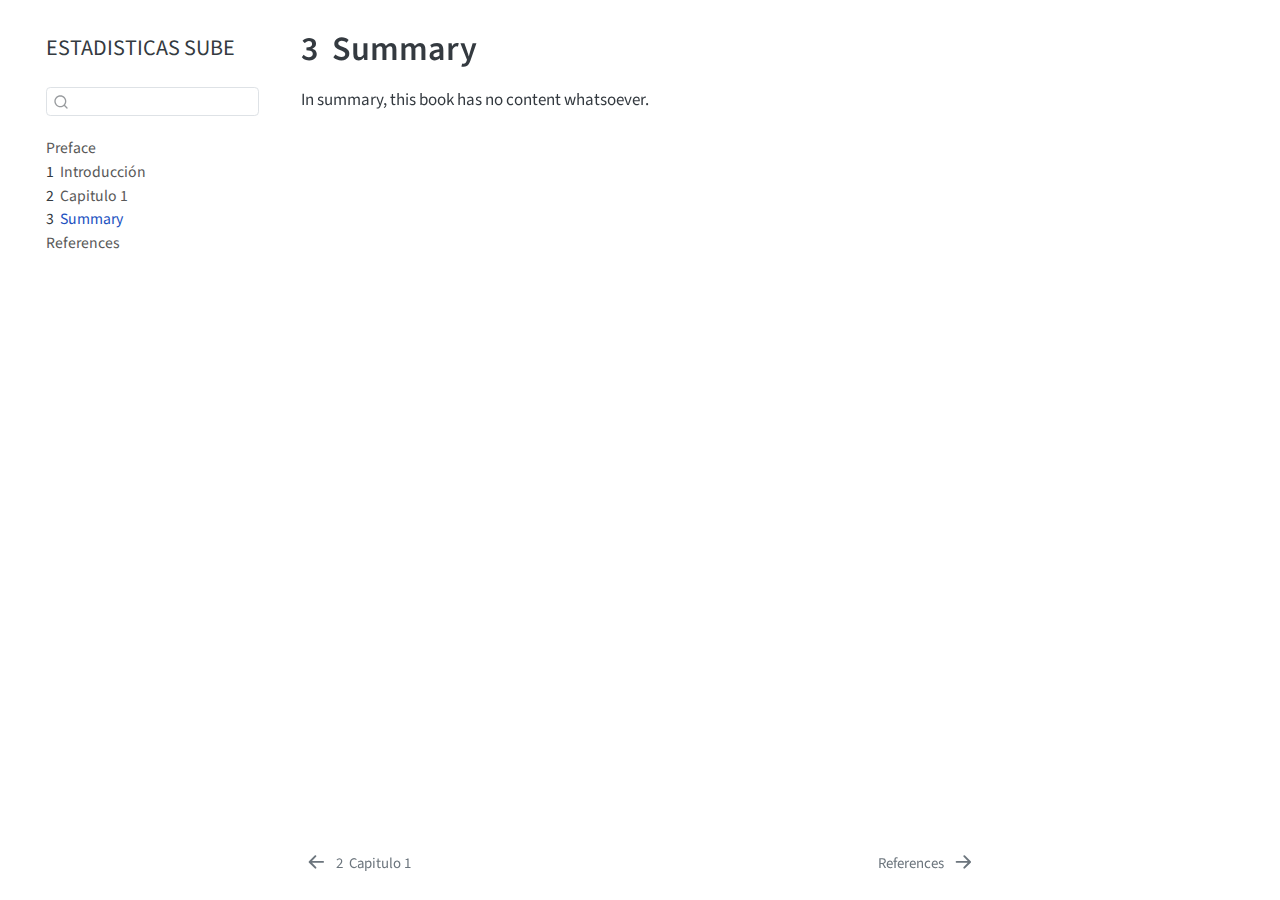
<file: ESTADISTICAS_SUBE/_book/summary.html>
<!DOCTYPE html>
<html xmlns="http://www.w3.org/1999/xhtml" lang="en" xml:lang="en"><head>

<meta charset="utf-8">
<meta name="generator" content="quarto-1.5.57">

<meta name="viewport" content="width=device-width, initial-scale=1.0, user-scalable=yes">


<title>3&nbsp; Summary – ESTADISTICAS SUBE</title>
<style>
code{white-space: pre-wrap;}
span.smallcaps{font-variant: small-caps;}
div.columns{display: flex; gap: min(4vw, 1.5em);}
div.column{flex: auto; overflow-x: auto;}
div.hanging-indent{margin-left: 1.5em; text-indent: -1.5em;}
ul.task-list{list-style: none;}
ul.task-list li input[type="checkbox"] {
  width: 0.8em;
  margin: 0 0.8em 0.2em -1em; /* quarto-specific, see https://github.com/quarto-dev/quarto-cli/issues/4556 */ 
  vertical-align: middle;
}
</style>


<script src="site_libs/quarto-nav/quarto-nav.js"></script>
<script src="site_libs/quarto-nav/headroom.min.js"></script>
<script src="site_libs/clipboard/clipboard.min.js"></script>
<script src="site_libs/quarto-search/autocomplete.umd.js"></script>
<script src="site_libs/quarto-search/fuse.min.js"></script>
<script src="site_libs/quarto-search/quarto-search.js"></script>
<meta name="quarto:offset" content="./">
<link href="./references.html" rel="next">
<link href="./Capitulo-1.html" rel="prev">
<script src="site_libs/quarto-html/quarto.js"></script>
<script src="site_libs/quarto-html/popper.min.js"></script>
<script src="site_libs/quarto-html/tippy.umd.min.js"></script>
<script src="site_libs/quarto-html/anchor.min.js"></script>
<link href="site_libs/quarto-html/tippy.css" rel="stylesheet">
<link href="site_libs/quarto-html/quarto-syntax-highlighting.css" rel="stylesheet" id="quarto-text-highlighting-styles">
<script src="site_libs/bootstrap/bootstrap.min.js"></script>
<link href="site_libs/bootstrap/bootstrap-icons.css" rel="stylesheet">
<link href="site_libs/bootstrap/bootstrap.min.css" rel="stylesheet" id="quarto-bootstrap" data-mode="light">
<script id="quarto-search-options" type="application/json">{
  "location": "sidebar",
  "copy-button": false,
  "collapse-after": 3,
  "panel-placement": "start",
  "type": "textbox",
  "limit": 50,
  "keyboard-shortcut": [
    "f",
    "/",
    "s"
  ],
  "show-item-context": false,
  "language": {
    "search-no-results-text": "No results",
    "search-matching-documents-text": "matching documents",
    "search-copy-link-title": "Copy link to search",
    "search-hide-matches-text": "Hide additional matches",
    "search-more-match-text": "more match in this document",
    "search-more-matches-text": "more matches in this document",
    "search-clear-button-title": "Clear",
    "search-text-placeholder": "",
    "search-detached-cancel-button-title": "Cancel",
    "search-submit-button-title": "Submit",
    "search-label": "Search"
  }
}</script>


</head>

<body class="nav-sidebar floating">

<div id="quarto-search-results"></div>
  <header id="quarto-header" class="headroom fixed-top">
  <nav class="quarto-secondary-nav">
    <div class="container-fluid d-flex">
      <button type="button" class="quarto-btn-toggle btn" data-bs-toggle="collapse" role="button" data-bs-target=".quarto-sidebar-collapse-item" aria-controls="quarto-sidebar" aria-expanded="false" aria-label="Toggle sidebar navigation" onclick="if (window.quartoToggleHeadroom) { window.quartoToggleHeadroom(); }">
        <i class="bi bi-layout-text-sidebar-reverse"></i>
      </button>
        <nav class="quarto-page-breadcrumbs" aria-label="breadcrumb"><ol class="breadcrumb"><li class="breadcrumb-item"><a href="./summary.html"><span class="chapter-number">3</span>&nbsp; <span class="chapter-title">Summary</span></a></li></ol></nav>
        <a class="flex-grow-1" role="navigation" data-bs-toggle="collapse" data-bs-target=".quarto-sidebar-collapse-item" aria-controls="quarto-sidebar" aria-expanded="false" aria-label="Toggle sidebar navigation" onclick="if (window.quartoToggleHeadroom) { window.quartoToggleHeadroom(); }">      
        </a>
      <button type="button" class="btn quarto-search-button" aria-label="Search" onclick="window.quartoOpenSearch();">
        <i class="bi bi-search"></i>
      </button>
    </div>
  </nav>
</header>
<!-- content -->
<div id="quarto-content" class="quarto-container page-columns page-rows-contents page-layout-article">
<!-- sidebar -->
  <nav id="quarto-sidebar" class="sidebar collapse collapse-horizontal quarto-sidebar-collapse-item sidebar-navigation floating overflow-auto">
    <div class="pt-lg-2 mt-2 text-left sidebar-header">
    <div class="sidebar-title mb-0 py-0">
      <a href="./">ESTADISTICAS SUBE</a> 
    </div>
      </div>
        <div class="mt-2 flex-shrink-0 align-items-center">
        <div class="sidebar-search">
        <div id="quarto-search" class="" title="Search"></div>
        </div>
        </div>
    <div class="sidebar-menu-container"> 
    <ul class="list-unstyled mt-1">
        <li class="sidebar-item">
  <div class="sidebar-item-container"> 
  <a href="./index.html" class="sidebar-item-text sidebar-link">
 <span class="menu-text">Preface</span></a>
  </div>
</li>
        <li class="sidebar-item">
  <div class="sidebar-item-container"> 
  <a href="./intro.html" class="sidebar-item-text sidebar-link">
 <span class="menu-text"><span class="chapter-number">1</span>&nbsp; <span class="chapter-title">Introducción</span></span></a>
  </div>
</li>
        <li class="sidebar-item">
  <div class="sidebar-item-container"> 
  <a href="./Capitulo-1.html" class="sidebar-item-text sidebar-link">
 <span class="menu-text"><span class="chapter-number">2</span>&nbsp; <span class="chapter-title">Capitulo 1</span></span></a>
  </div>
</li>
        <li class="sidebar-item">
  <div class="sidebar-item-container"> 
  <a href="./summary.html" class="sidebar-item-text sidebar-link active">
 <span class="menu-text"><span class="chapter-number">3</span>&nbsp; <span class="chapter-title">Summary</span></span></a>
  </div>
</li>
        <li class="sidebar-item">
  <div class="sidebar-item-container"> 
  <a href="./references.html" class="sidebar-item-text sidebar-link">
 <span class="menu-text">References</span></a>
  </div>
</li>
    </ul>
    </div>
</nav>
<div id="quarto-sidebar-glass" class="quarto-sidebar-collapse-item" data-bs-toggle="collapse" data-bs-target=".quarto-sidebar-collapse-item"></div>
<!-- margin-sidebar -->
    <div id="quarto-margin-sidebar" class="sidebar margin-sidebar zindex-bottom">
        
    </div>
<!-- main -->
<main class="content" id="quarto-document-content">

<header id="title-block-header" class="quarto-title-block default">
<div class="quarto-title">
<h1 class="title"><span class="chapter-number">3</span>&nbsp; <span class="chapter-title">Summary</span></h1>
</div>



<div class="quarto-title-meta">

    
  
    
  </div>
  


</header>


<p>In summary, this book has no content whatsoever.</p>



</main> <!-- /main -->
<script id="quarto-html-after-body" type="application/javascript">
window.document.addEventListener("DOMContentLoaded", function (event) {
  const toggleBodyColorMode = (bsSheetEl) => {
    const mode = bsSheetEl.getAttribute("data-mode");
    const bodyEl = window.document.querySelector("body");
    if (mode === "dark") {
      bodyEl.classList.add("quarto-dark");
      bodyEl.classList.remove("quarto-light");
    } else {
      bodyEl.classList.add("quarto-light");
      bodyEl.classList.remove("quarto-dark");
    }
  }
  const toggleBodyColorPrimary = () => {
    const bsSheetEl = window.document.querySelector("link#quarto-bootstrap");
    if (bsSheetEl) {
      toggleBodyColorMode(bsSheetEl);
    }
  }
  toggleBodyColorPrimary();  
  const icon = "";
  const anchorJS = new window.AnchorJS();
  anchorJS.options = {
    placement: 'right',
    icon: icon
  };
  anchorJS.add('.anchored');
  const isCodeAnnotation = (el) => {
    for (const clz of el.classList) {
      if (clz.startsWith('code-annotation-')) {                     
        return true;
      }
    }
    return false;
  }
  const onCopySuccess = function(e) {
    // button target
    const button = e.trigger;
    // don't keep focus
    button.blur();
    // flash "checked"
    button.classList.add('code-copy-button-checked');
    var currentTitle = button.getAttribute("title");
    button.setAttribute("title", "Copied!");
    let tooltip;
    if (window.bootstrap) {
      button.setAttribute("data-bs-toggle", "tooltip");
      button.setAttribute("data-bs-placement", "left");
      button.setAttribute("data-bs-title", "Copied!");
      tooltip = new bootstrap.Tooltip(button, 
        { trigger: "manual", 
          customClass: "code-copy-button-tooltip",
          offset: [0, -8]});
      tooltip.show();    
    }
    setTimeout(function() {
      if (tooltip) {
        tooltip.hide();
        button.removeAttribute("data-bs-title");
        button.removeAttribute("data-bs-toggle");
        button.removeAttribute("data-bs-placement");
      }
      button.setAttribute("title", currentTitle);
      button.classList.remove('code-copy-button-checked');
    }, 1000);
    // clear code selection
    e.clearSelection();
  }
  const getTextToCopy = function(trigger) {
      const codeEl = trigger.previousElementSibling.cloneNode(true);
      for (const childEl of codeEl.children) {
        if (isCodeAnnotation(childEl)) {
          childEl.remove();
        }
      }
      return codeEl.innerText;
  }
  const clipboard = new window.ClipboardJS('.code-copy-button:not([data-in-quarto-modal])', {
    text: getTextToCopy
  });
  clipboard.on('success', onCopySuccess);
  if (window.document.getElementById('quarto-embedded-source-code-modal')) {
    // For code content inside modals, clipBoardJS needs to be initialized with a container option
    // TODO: Check when it could be a function (https://github.com/zenorocha/clipboard.js/issues/860)
    const clipboardModal = new window.ClipboardJS('.code-copy-button[data-in-quarto-modal]', {
      text: getTextToCopy,
      container: window.document.getElementById('quarto-embedded-source-code-modal')
    });
    clipboardModal.on('success', onCopySuccess);
  }
    var localhostRegex = new RegExp(/^(?:http|https):\/\/localhost\:?[0-9]*\//);
    var mailtoRegex = new RegExp(/^mailto:/);
      var filterRegex = new RegExp('/' + window.location.host + '/');
    var isInternal = (href) => {
        return filterRegex.test(href) || localhostRegex.test(href) || mailtoRegex.test(href);
    }
    // Inspect non-navigation links and adorn them if external
 	var links = window.document.querySelectorAll('a[href]:not(.nav-link):not(.navbar-brand):not(.toc-action):not(.sidebar-link):not(.sidebar-item-toggle):not(.pagination-link):not(.no-external):not([aria-hidden]):not(.dropdown-item):not(.quarto-navigation-tool):not(.about-link)');
    for (var i=0; i<links.length; i++) {
      const link = links[i];
      if (!isInternal(link.href)) {
        // undo the damage that might have been done by quarto-nav.js in the case of
        // links that we want to consider external
        if (link.dataset.originalHref !== undefined) {
          link.href = link.dataset.originalHref;
        }
      }
    }
  function tippyHover(el, contentFn, onTriggerFn, onUntriggerFn) {
    const config = {
      allowHTML: true,
      maxWidth: 500,
      delay: 100,
      arrow: false,
      appendTo: function(el) {
          return el.parentElement;
      },
      interactive: true,
      interactiveBorder: 10,
      theme: 'quarto',
      placement: 'bottom-start',
    };
    if (contentFn) {
      config.content = contentFn;
    }
    if (onTriggerFn) {
      config.onTrigger = onTriggerFn;
    }
    if (onUntriggerFn) {
      config.onUntrigger = onUntriggerFn;
    }
    window.tippy(el, config); 
  }
  const noterefs = window.document.querySelectorAll('a[role="doc-noteref"]');
  for (var i=0; i<noterefs.length; i++) {
    const ref = noterefs[i];
    tippyHover(ref, function() {
      // use id or data attribute instead here
      let href = ref.getAttribute('data-footnote-href') || ref.getAttribute('href');
      try { href = new URL(href).hash; } catch {}
      const id = href.replace(/^#\/?/, "");
      const note = window.document.getElementById(id);
      if (note) {
        return note.innerHTML;
      } else {
        return "";
      }
    });
  }
  const xrefs = window.document.querySelectorAll('a.quarto-xref');
  const processXRef = (id, note) => {
    // Strip column container classes
    const stripColumnClz = (el) => {
      el.classList.remove("page-full", "page-columns");
      if (el.children) {
        for (const child of el.children) {
          stripColumnClz(child);
        }
      }
    }
    stripColumnClz(note)
    if (id === null || id.startsWith('sec-')) {
      // Special case sections, only their first couple elements
      const container = document.createElement("div");
      if (note.children && note.children.length > 2) {
        container.appendChild(note.children[0].cloneNode(true));
        for (let i = 1; i < note.children.length; i++) {
          const child = note.children[i];
          if (child.tagName === "P" && child.innerText === "") {
            continue;
          } else {
            container.appendChild(child.cloneNode(true));
            break;
          }
        }
        if (window.Quarto?.typesetMath) {
          window.Quarto.typesetMath(container);
        }
        return container.innerHTML
      } else {
        if (window.Quarto?.typesetMath) {
          window.Quarto.typesetMath(note);
        }
        return note.innerHTML;
      }
    } else {
      // Remove any anchor links if they are present
      const anchorLink = note.querySelector('a.anchorjs-link');
      if (anchorLink) {
        anchorLink.remove();
      }
      if (window.Quarto?.typesetMath) {
        window.Quarto.typesetMath(note);
      }
      // TODO in 1.5, we should make sure this works without a callout special case
      if (note.classList.contains("callout")) {
        return note.outerHTML;
      } else {
        return note.innerHTML;
      }
    }
  }
  for (var i=0; i<xrefs.length; i++) {
    const xref = xrefs[i];
    tippyHover(xref, undefined, function(instance) {
      instance.disable();
      let url = xref.getAttribute('href');
      let hash = undefined; 
      if (url.startsWith('#')) {
        hash = url;
      } else {
        try { hash = new URL(url).hash; } catch {}
      }
      if (hash) {
        const id = hash.replace(/^#\/?/, "");
        const note = window.document.getElementById(id);
        if (note !== null) {
          try {
            const html = processXRef(id, note.cloneNode(true));
            instance.setContent(html);
          } finally {
            instance.enable();
            instance.show();
          }
        } else {
          // See if we can fetch this
          fetch(url.split('#')[0])
          .then(res => res.text())
          .then(html => {
            const parser = new DOMParser();
            const htmlDoc = parser.parseFromString(html, "text/html");
            const note = htmlDoc.getElementById(id);
            if (note !== null) {
              const html = processXRef(id, note);
              instance.setContent(html);
            } 
          }).finally(() => {
            instance.enable();
            instance.show();
          });
        }
      } else {
        // See if we can fetch a full url (with no hash to target)
        // This is a special case and we should probably do some content thinning / targeting
        fetch(url)
        .then(res => res.text())
        .then(html => {
          const parser = new DOMParser();
          const htmlDoc = parser.parseFromString(html, "text/html");
          const note = htmlDoc.querySelector('main.content');
          if (note !== null) {
            // This should only happen for chapter cross references
            // (since there is no id in the URL)
            // remove the first header
            if (note.children.length > 0 && note.children[0].tagName === "HEADER") {
              note.children[0].remove();
            }
            const html = processXRef(null, note);
            instance.setContent(html);
          } 
        }).finally(() => {
          instance.enable();
          instance.show();
        });
      }
    }, function(instance) {
    });
  }
      let selectedAnnoteEl;
      const selectorForAnnotation = ( cell, annotation) => {
        let cellAttr = 'data-code-cell="' + cell + '"';
        let lineAttr = 'data-code-annotation="' +  annotation + '"';
        const selector = 'span[' + cellAttr + '][' + lineAttr + ']';
        return selector;
      }
      const selectCodeLines = (annoteEl) => {
        const doc = window.document;
        const targetCell = annoteEl.getAttribute("data-target-cell");
        const targetAnnotation = annoteEl.getAttribute("data-target-annotation");
        const annoteSpan = window.document.querySelector(selectorForAnnotation(targetCell, targetAnnotation));
        const lines = annoteSpan.getAttribute("data-code-lines").split(",");
        const lineIds = lines.map((line) => {
          return targetCell + "-" + line;
        })
        let top = null;
        let height = null;
        let parent = null;
        if (lineIds.length > 0) {
            //compute the position of the single el (top and bottom and make a div)
            const el = window.document.getElementById(lineIds[0]);
            top = el.offsetTop;
            height = el.offsetHeight;
            parent = el.parentElement.parentElement;
          if (lineIds.length > 1) {
            const lastEl = window.document.getElementById(lineIds[lineIds.length - 1]);
            const bottom = lastEl.offsetTop + lastEl.offsetHeight;
            height = bottom - top;
          }
          if (top !== null && height !== null && parent !== null) {
            // cook up a div (if necessary) and position it 
            let div = window.document.getElementById("code-annotation-line-highlight");
            if (div === null) {
              div = window.document.createElement("div");
              div.setAttribute("id", "code-annotation-line-highlight");
              div.style.position = 'absolute';
              parent.appendChild(div);
            }
            div.style.top = top - 2 + "px";
            div.style.height = height + 4 + "px";
            div.style.left = 0;
            let gutterDiv = window.document.getElementById("code-annotation-line-highlight-gutter");
            if (gutterDiv === null) {
              gutterDiv = window.document.createElement("div");
              gutterDiv.setAttribute("id", "code-annotation-line-highlight-gutter");
              gutterDiv.style.position = 'absolute';
              const codeCell = window.document.getElementById(targetCell);
              const gutter = codeCell.querySelector('.code-annotation-gutter');
              gutter.appendChild(gutterDiv);
            }
            gutterDiv.style.top = top - 2 + "px";
            gutterDiv.style.height = height + 4 + "px";
          }
          selectedAnnoteEl = annoteEl;
        }
      };
      const unselectCodeLines = () => {
        const elementsIds = ["code-annotation-line-highlight", "code-annotation-line-highlight-gutter"];
        elementsIds.forEach((elId) => {
          const div = window.document.getElementById(elId);
          if (div) {
            div.remove();
          }
        });
        selectedAnnoteEl = undefined;
      };
        // Handle positioning of the toggle
    window.addEventListener(
      "resize",
      throttle(() => {
        elRect = undefined;
        if (selectedAnnoteEl) {
          selectCodeLines(selectedAnnoteEl);
        }
      }, 10)
    );
    function throttle(fn, ms) {
    let throttle = false;
    let timer;
      return (...args) => {
        if(!throttle) { // first call gets through
            fn.apply(this, args);
            throttle = true;
        } else { // all the others get throttled
            if(timer) clearTimeout(timer); // cancel #2
            timer = setTimeout(() => {
              fn.apply(this, args);
              timer = throttle = false;
            }, ms);
        }
      };
    }
      // Attach click handler to the DT
      const annoteDls = window.document.querySelectorAll('dt[data-target-cell]');
      for (const annoteDlNode of annoteDls) {
        annoteDlNode.addEventListener('click', (event) => {
          const clickedEl = event.target;
          if (clickedEl !== selectedAnnoteEl) {
            unselectCodeLines();
            const activeEl = window.document.querySelector('dt[data-target-cell].code-annotation-active');
            if (activeEl) {
              activeEl.classList.remove('code-annotation-active');
            }
            selectCodeLines(clickedEl);
            clickedEl.classList.add('code-annotation-active');
          } else {
            // Unselect the line
            unselectCodeLines();
            clickedEl.classList.remove('code-annotation-active');
          }
        });
      }
  const findCites = (el) => {
    const parentEl = el.parentElement;
    if (parentEl) {
      const cites = parentEl.dataset.cites;
      if (cites) {
        return {
          el,
          cites: cites.split(' ')
        };
      } else {
        return findCites(el.parentElement)
      }
    } else {
      return undefined;
    }
  };
  var bibliorefs = window.document.querySelectorAll('a[role="doc-biblioref"]');
  for (var i=0; i<bibliorefs.length; i++) {
    const ref = bibliorefs[i];
    const citeInfo = findCites(ref);
    if (citeInfo) {
      tippyHover(citeInfo.el, function() {
        var popup = window.document.createElement('div');
        citeInfo.cites.forEach(function(cite) {
          var citeDiv = window.document.createElement('div');
          citeDiv.classList.add('hanging-indent');
          citeDiv.classList.add('csl-entry');
          var biblioDiv = window.document.getElementById('ref-' + cite);
          if (biblioDiv) {
            citeDiv.innerHTML = biblioDiv.innerHTML;
          }
          popup.appendChild(citeDiv);
        });
        return popup.innerHTML;
      });
    }
  }
});
</script>
<nav class="page-navigation">
  <div class="nav-page nav-page-previous">
      <a href="./Capitulo-1.html" class="pagination-link" aria-label="Capitulo 1">
        <i class="bi bi-arrow-left-short"></i> <span class="nav-page-text"><span class="chapter-number">2</span>&nbsp; <span class="chapter-title">Capitulo 1</span></span>
      </a>          
  </div>
  <div class="nav-page nav-page-next">
      <a href="./references.html" class="pagination-link" aria-label="References">
        <span class="nav-page-text">References</span> <i class="bi bi-arrow-right-short"></i>
      </a>
  </div>
</nav>
</div> <!-- /content -->




</body></html>
</file>
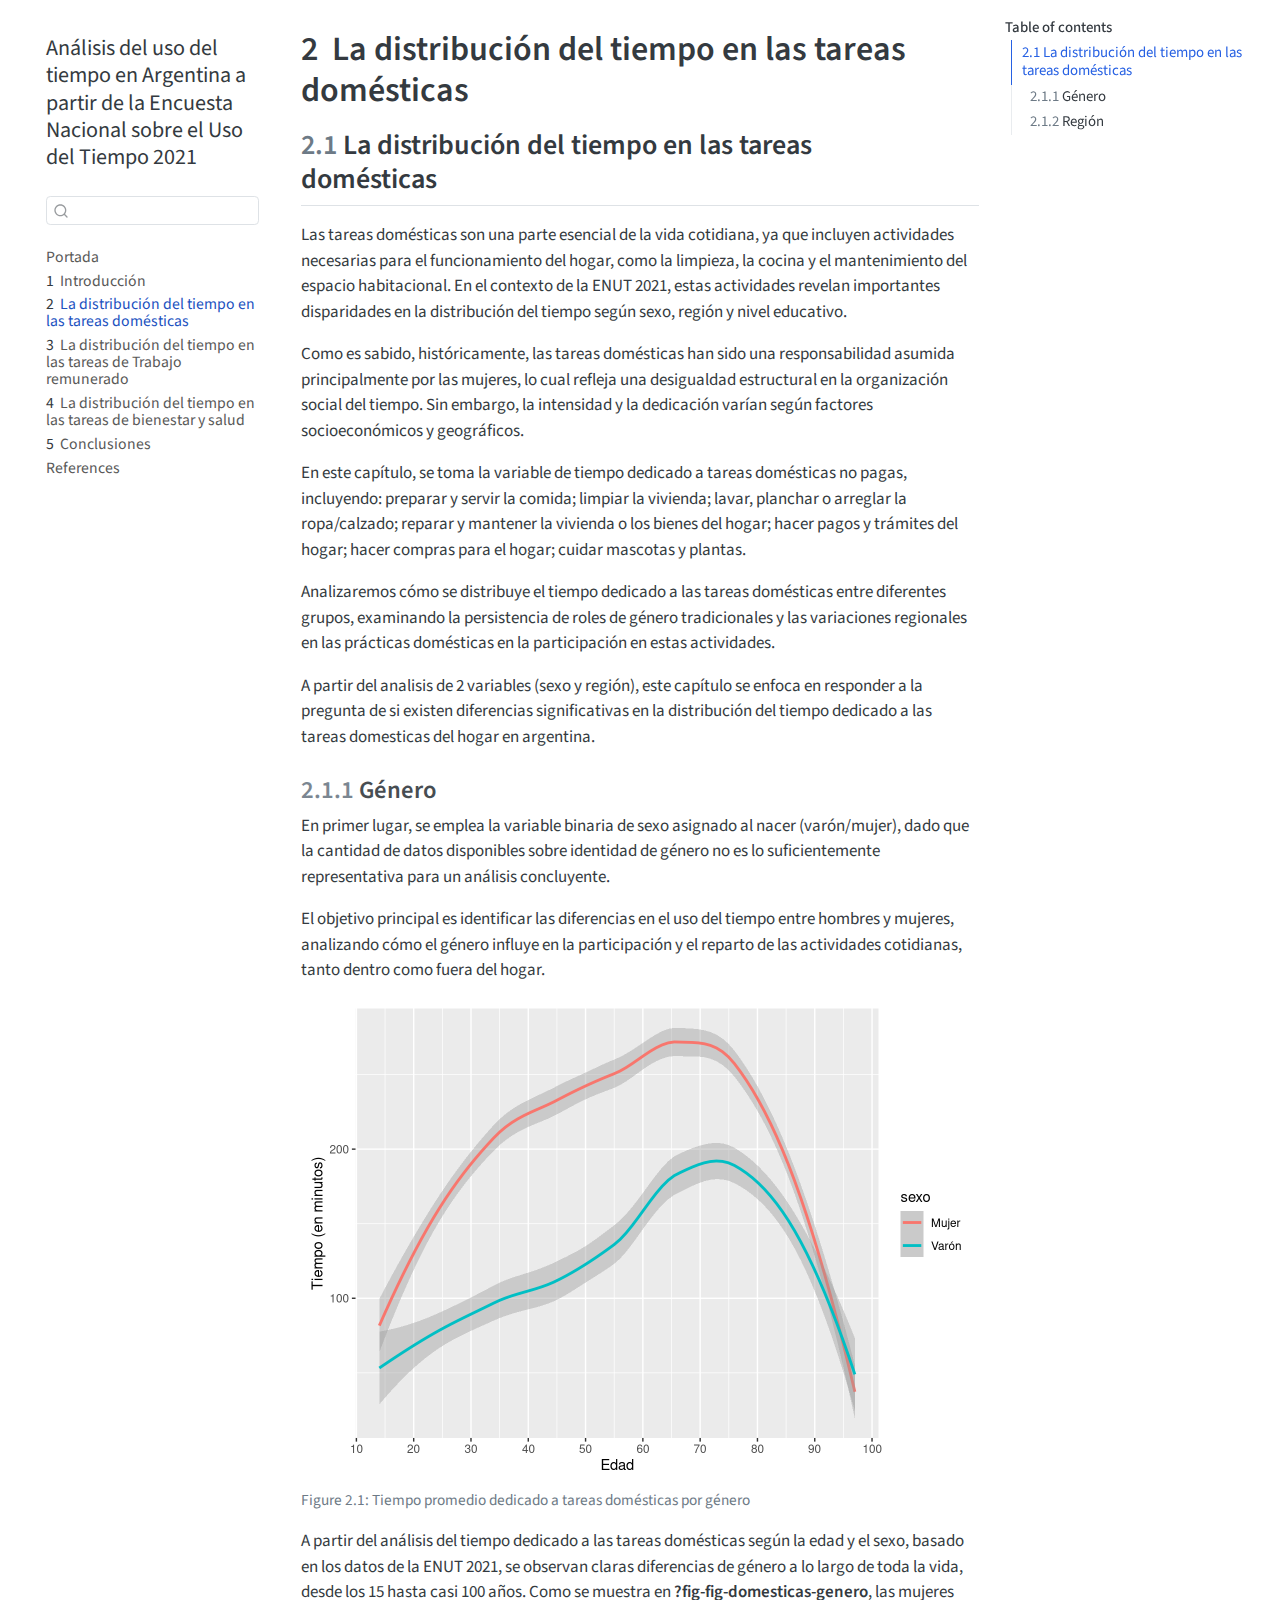
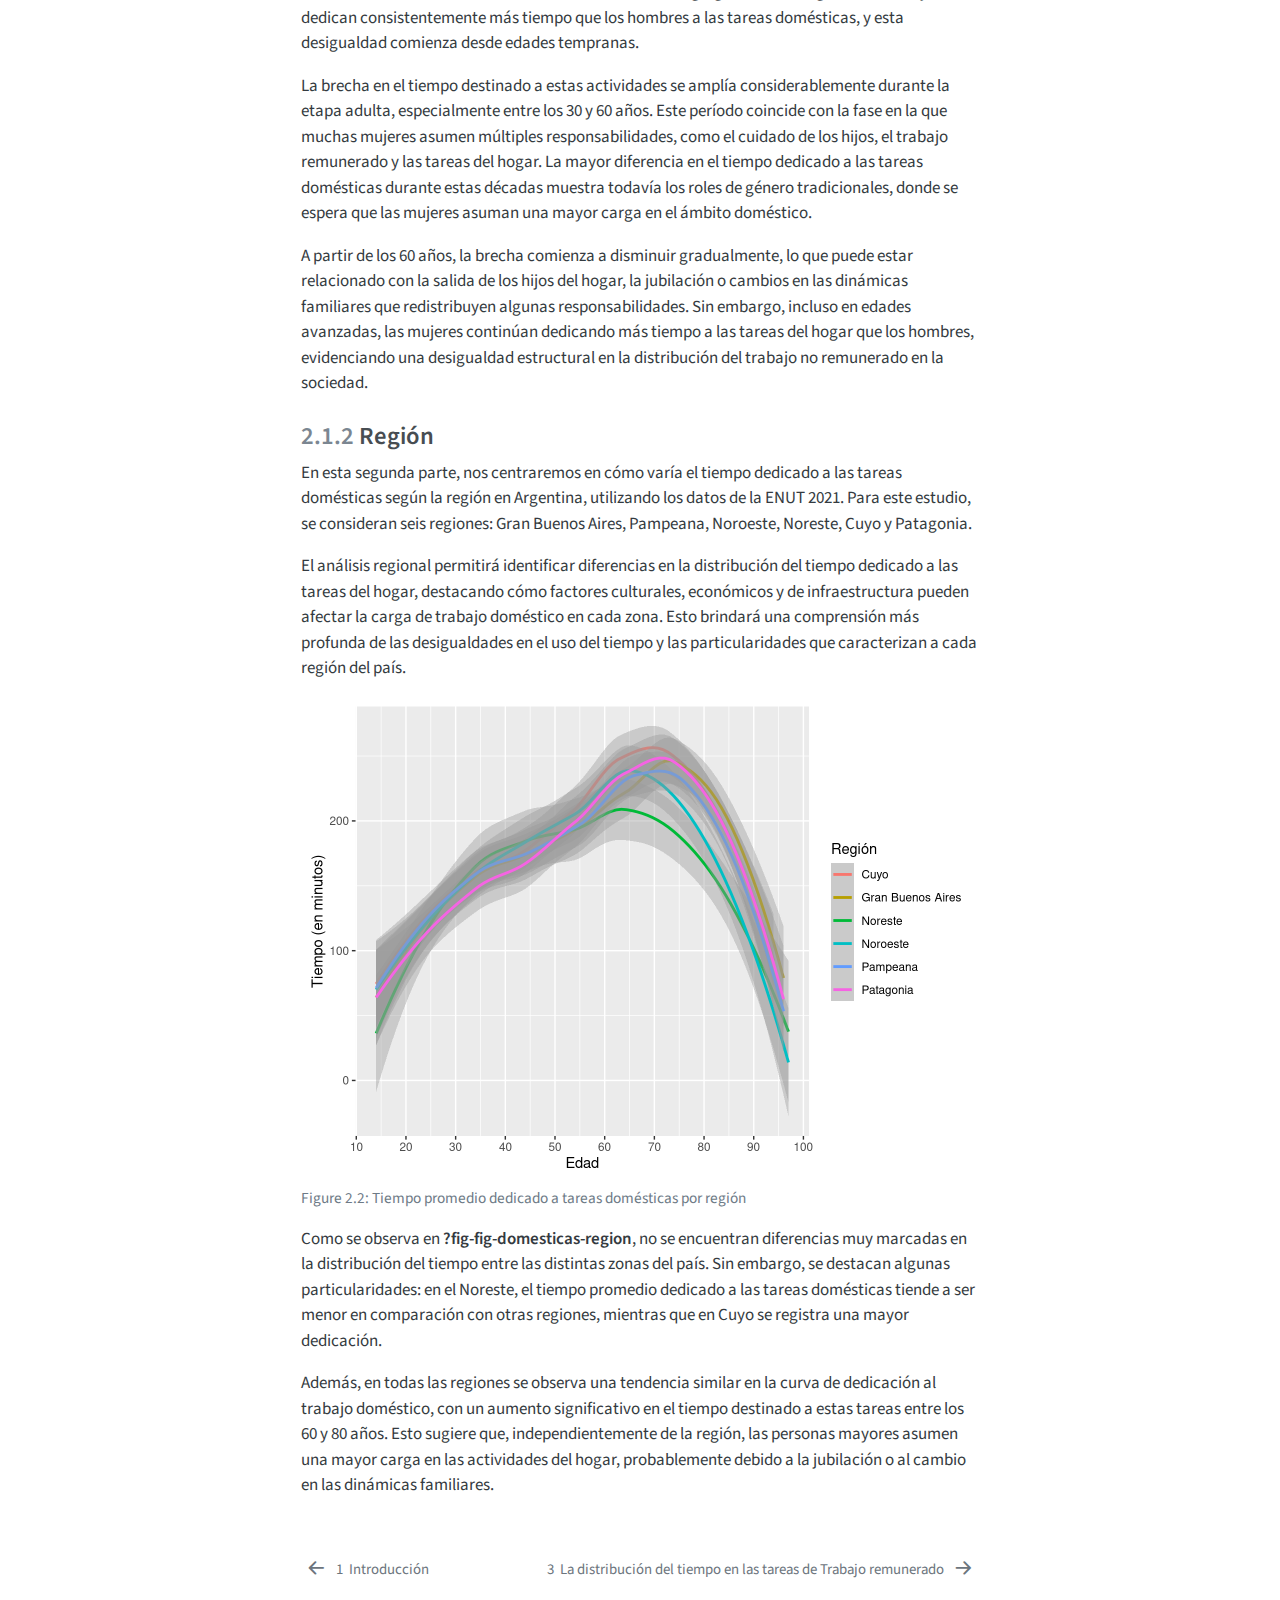
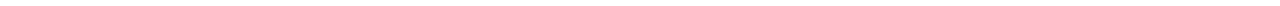
<file: libro-ENUT/_book/capitulo1.html>
<!DOCTYPE html>
<html xmlns="http://www.w3.org/1999/xhtml" lang="en" xml:lang="en"><head>

<meta charset="utf-8">
<meta name="generator" content="quarto-1.5.57">

<meta name="viewport" content="width=device-width, initial-scale=1.0, user-scalable=yes">


<title>2&nbsp; La distribución del tiempo en las tareas domésticas – Análisis del uso del tiempo en Argentina a partir de la Encuesta Nacional sobre el Uso del Tiempo 2021</title>
<style>
code{white-space: pre-wrap;}
span.smallcaps{font-variant: small-caps;}
div.columns{display: flex; gap: min(4vw, 1.5em);}
div.column{flex: auto; overflow-x: auto;}
div.hanging-indent{margin-left: 1.5em; text-indent: -1.5em;}
ul.task-list{list-style: none;}
ul.task-list li input[type="checkbox"] {
  width: 0.8em;
  margin: 0 0.8em 0.2em -1em; /* quarto-specific, see https://github.com/quarto-dev/quarto-cli/issues/4556 */ 
  vertical-align: middle;
}
</style>


<script src="site_libs/quarto-nav/quarto-nav.js"></script>
<script src="site_libs/quarto-nav/headroom.min.js"></script>
<script src="site_libs/clipboard/clipboard.min.js"></script>
<script src="site_libs/quarto-search/autocomplete.umd.js"></script>
<script src="site_libs/quarto-search/fuse.min.js"></script>
<script src="site_libs/quarto-search/quarto-search.js"></script>
<meta name="quarto:offset" content="./">
<link href="./capitulo2.html" rel="next">
<link href="./intro.html" rel="prev">
<script src="site_libs/quarto-html/quarto.js"></script>
<script src="site_libs/quarto-html/popper.min.js"></script>
<script src="site_libs/quarto-html/tippy.umd.min.js"></script>
<script src="site_libs/quarto-html/anchor.min.js"></script>
<link href="site_libs/quarto-html/tippy.css" rel="stylesheet">
<link href="site_libs/quarto-html/quarto-syntax-highlighting.css" rel="stylesheet" id="quarto-text-highlighting-styles">
<script src="site_libs/bootstrap/bootstrap.min.js"></script>
<link href="site_libs/bootstrap/bootstrap-icons.css" rel="stylesheet">
<link href="site_libs/bootstrap/bootstrap.min.css" rel="stylesheet" id="quarto-bootstrap" data-mode="light">
<script id="quarto-search-options" type="application/json">{
  "location": "sidebar",
  "copy-button": false,
  "collapse-after": 3,
  "panel-placement": "start",
  "type": "textbox",
  "limit": 50,
  "keyboard-shortcut": [
    "f",
    "/",
    "s"
  ],
  "show-item-context": false,
  "language": {
    "search-no-results-text": "No results",
    "search-matching-documents-text": "matching documents",
    "search-copy-link-title": "Copy link to search",
    "search-hide-matches-text": "Hide additional matches",
    "search-more-match-text": "more match in this document",
    "search-more-matches-text": "more matches in this document",
    "search-clear-button-title": "Clear",
    "search-text-placeholder": "",
    "search-detached-cancel-button-title": "Cancel",
    "search-submit-button-title": "Submit",
    "search-label": "Search"
  }
}</script>


</head>

<body class="nav-sidebar floating">

<div id="quarto-search-results"></div>
  <header id="quarto-header" class="headroom fixed-top">
  <nav class="quarto-secondary-nav">
    <div class="container-fluid d-flex">
      <button type="button" class="quarto-btn-toggle btn" data-bs-toggle="collapse" role="button" data-bs-target=".quarto-sidebar-collapse-item" aria-controls="quarto-sidebar" aria-expanded="false" aria-label="Toggle sidebar navigation" onclick="if (window.quartoToggleHeadroom) { window.quartoToggleHeadroom(); }">
        <i class="bi bi-layout-text-sidebar-reverse"></i>
      </button>
        <nav class="quarto-page-breadcrumbs" aria-label="breadcrumb"><ol class="breadcrumb"><li class="breadcrumb-item"><a href="./capitulo1.html"><span class="chapter-number">2</span>&nbsp; <span class="chapter-title">La distribución del tiempo en las tareas domésticas</span></a></li></ol></nav>
        <a class="flex-grow-1" role="navigation" data-bs-toggle="collapse" data-bs-target=".quarto-sidebar-collapse-item" aria-controls="quarto-sidebar" aria-expanded="false" aria-label="Toggle sidebar navigation" onclick="if (window.quartoToggleHeadroom) { window.quartoToggleHeadroom(); }">      
        </a>
      <button type="button" class="btn quarto-search-button" aria-label="Search" onclick="window.quartoOpenSearch();">
        <i class="bi bi-search"></i>
      </button>
    </div>
  </nav>
</header>
<!-- content -->
<div id="quarto-content" class="quarto-container page-columns page-rows-contents page-layout-article">
<!-- sidebar -->
  <nav id="quarto-sidebar" class="sidebar collapse collapse-horizontal quarto-sidebar-collapse-item sidebar-navigation floating overflow-auto">
    <div class="pt-lg-2 mt-2 text-left sidebar-header">
    <div class="sidebar-title mb-0 py-0">
      <a href="./">Análisis del uso del tiempo en Argentina a partir de la Encuesta Nacional sobre el Uso del Tiempo 2021</a> 
    </div>
      </div>
        <div class="mt-2 flex-shrink-0 align-items-center">
        <div class="sidebar-search">
        <div id="quarto-search" class="" title="Search"></div>
        </div>
        </div>
    <div class="sidebar-menu-container"> 
    <ul class="list-unstyled mt-1">
        <li class="sidebar-item">
  <div class="sidebar-item-container"> 
  <a href="./index.html" class="sidebar-item-text sidebar-link">
 <span class="menu-text">Portada</span></a>
  </div>
</li>
        <li class="sidebar-item">
  <div class="sidebar-item-container"> 
  <a href="./intro.html" class="sidebar-item-text sidebar-link">
 <span class="menu-text"><span class="chapter-number">1</span>&nbsp; <span class="chapter-title">Introducción</span></span></a>
  </div>
</li>
        <li class="sidebar-item">
  <div class="sidebar-item-container"> 
  <a href="./capitulo1.html" class="sidebar-item-text sidebar-link active">
 <span class="menu-text"><span class="chapter-number">2</span>&nbsp; <span class="chapter-title">La distribución del tiempo en las tareas domésticas</span></span></a>
  </div>
</li>
        <li class="sidebar-item">
  <div class="sidebar-item-container"> 
  <a href="./capitulo2.html" class="sidebar-item-text sidebar-link">
 <span class="menu-text"><span class="chapter-number">3</span>&nbsp; <span class="chapter-title">La distribución del tiempo en las tareas de Trabajo remunerado</span></span></a>
  </div>
</li>
        <li class="sidebar-item">
  <div class="sidebar-item-container"> 
  <a href="./capitulo3.html" class="sidebar-item-text sidebar-link">
 <span class="menu-text"><span class="chapter-number">4</span>&nbsp; <span class="chapter-title">La distribución del tiempo en las tareas de bienestar y salud</span></span></a>
  </div>
</li>
        <li class="sidebar-item">
  <div class="sidebar-item-container"> 
  <a href="./conclusiones.html" class="sidebar-item-text sidebar-link">
 <span class="menu-text"><span class="chapter-number">5</span>&nbsp; <span class="chapter-title">Conclusiones</span></span></a>
  </div>
</li>
        <li class="sidebar-item">
  <div class="sidebar-item-container"> 
  <a href="./references.html" class="sidebar-item-text sidebar-link">
 <span class="menu-text">References</span></a>
  </div>
</li>
    </ul>
    </div>
</nav>
<div id="quarto-sidebar-glass" class="quarto-sidebar-collapse-item" data-bs-toggle="collapse" data-bs-target=".quarto-sidebar-collapse-item"></div>
<!-- margin-sidebar -->
    <div id="quarto-margin-sidebar" class="sidebar margin-sidebar">
        <nav id="TOC" role="doc-toc" class="toc-active">
    <h2 id="toc-title">Table of contents</h2>
   
  <ul>
  <li><a href="#la-distribución-del-tiempo-en-las-tareas-domésticas" id="toc-la-distribución-del-tiempo-en-las-tareas-domésticas" class="nav-link active" data-scroll-target="#la-distribución-del-tiempo-en-las-tareas-domésticas"><span class="header-section-number">2.1</span> La distribución del tiempo en las tareas domésticas</a>
  <ul class="collapse">
  <li><a href="#género" id="toc-género" class="nav-link" data-scroll-target="#género"><span class="header-section-number">2.1.1</span> Género</a></li>
  <li><a href="#región" id="toc-región" class="nav-link" data-scroll-target="#región"><span class="header-section-number">2.1.2</span> Región</a></li>
  </ul></li>
  </ul>
</nav>
    </div>
<!-- main -->
<main class="content" id="quarto-document-content">

<header id="title-block-header" class="quarto-title-block default">
<div class="quarto-title">
<h1 class="title"><span class="chapter-number">2</span>&nbsp; <span class="chapter-title">La distribución del tiempo en las tareas domésticas</span></h1>
</div>



<div class="quarto-title-meta">

    
  
    
  </div>
  


</header>


<section id="la-distribución-del-tiempo-en-las-tareas-domésticas" class="level2" data-number="2.1">
<h2 data-number="2.1" class="anchored" data-anchor-id="la-distribución-del-tiempo-en-las-tareas-domésticas"><span class="header-section-number">2.1</span> La distribución del tiempo en las tareas domésticas</h2>
<p>Las tareas domésticas son una parte esencial de la vida cotidiana, ya que incluyen actividades necesarias para el funcionamiento del hogar, como la limpieza, la cocina y el mantenimiento del espacio habitacional. En el contexto de la ENUT 2021, estas actividades revelan importantes disparidades en la distribución del tiempo según sexo, región y nivel educativo.</p>
<p>Como es sabido, históricamente, las tareas domésticas han sido una responsabilidad asumida principalmente por las mujeres, lo cual refleja una desigualdad estructural en la organización social del tiempo. Sin embargo, la intensidad y la dedicación varían según factores socioeconómicos y geográficos.</p>
<p>En este capítulo, se toma la variable de tiempo dedicado a tareas domésticas no pagas, incluyendo: preparar y servir la comida; limpiar la vivienda; lavar, planchar o arreglar la ropa/calzado; reparar y mantener la vivienda o los bienes del hogar; hacer pagos y trámites del hogar; hacer compras para el hogar; cuidar mascotas y plantas.</p>
<p>Analizaremos cómo se distribuye el tiempo dedicado a las tareas domésticas entre diferentes grupos, examinando la persistencia de roles de género tradicionales y las variaciones regionales en las prácticas domésticas en la participación en estas actividades.</p>
<p>A partir del analisis de 2 variables (sexo y región), este capítulo se enfoca en responder a la pregunta de si existen diferencias significativas en la distribución del tiempo dedicado a las tareas domesticas del hogar en argentina.</p>
<section id="género" class="level3" data-number="2.1.1">
<h3 data-number="2.1.1" class="anchored" data-anchor-id="género"><span class="header-section-number">2.1.1</span> Género</h3>
<p>En primer lugar, se emplea la variable binaria de sexo asignado al nacer (varón/mujer), dado que la cantidad de datos disponibles sobre identidad de género no es lo suficientemente representativa para un análisis concluyente.</p>
<p>El objetivo principal es identificar las diferencias en el uso del tiempo entre hombres y mujeres, analizando cómo el género influye en la participación y el reparto de las actividades cotidianas, tanto dentro como fuera del hogar.</p>
<div class="cell">
<div class="cell-output-display">
<div id="fig-domesticas-genero" class="quarto-float quarto-figure quarto-figure-center anchored">
<figure class="quarto-float quarto-float-fig figure">
<div aria-describedby="fig-domesticas-genero-caption-0ceaefa1-69ba-4598-a22c-09a6ac19f8ca">
<img src="capitulo1_files/figure-html/fig-domesticas-genero-1.png" class="img-fluid figure-img" width="672">
</div>
<figcaption class="quarto-float-caption-bottom quarto-float-caption quarto-float-fig" id="fig-domesticas-genero-caption-0ceaefa1-69ba-4598-a22c-09a6ac19f8ca">
Figure&nbsp;2.1: Tiempo promedio dedicado a tareas domésticas por género
</figcaption>
</figure>
</div>
</div>
</div>
<p>A partir del análisis del tiempo dedicado a las tareas domésticas según la edad y el sexo, basado en los datos de la ENUT 2021, se observan claras diferencias de género a lo largo de toda la vida, desde los 15 hasta casi 100 años. Como se muestra en <span class="quarto-unresolved-ref">?fig-fig-domesticas-genero</span>, las mujeres dedican consistentemente más tiempo que los hombres a las tareas domésticas, y esta desigualdad comienza desde edades tempranas.</p>
<p>La brecha en el tiempo destinado a estas actividades se amplía considerablemente durante la etapa adulta, especialmente entre los 30 y 60 años. Este período coincide con la fase en la que muchas mujeres asumen múltiples responsabilidades, como el cuidado de los hijos, el trabajo remunerado y las tareas del hogar. La mayor diferencia en el tiempo dedicado a las tareas domésticas durante estas décadas muestra todavía los roles de género tradicionales, donde se espera que las mujeres asuman una mayor carga en el ámbito doméstico.</p>
<p>A partir de los 60 años, la brecha comienza a disminuir gradualmente, lo que puede estar relacionado con la salida de los hijos del hogar, la jubilación o cambios en las dinámicas familiares que redistribuyen algunas responsabilidades. Sin embargo, incluso en edades avanzadas, las mujeres continúan dedicando más tiempo a las tareas del hogar que los hombres, evidenciando una desigualdad estructural en la distribución del trabajo no remunerado en la sociedad.</p>
</section>
<section id="región" class="level3" data-number="2.1.2">
<h3 data-number="2.1.2" class="anchored" data-anchor-id="región"><span class="header-section-number">2.1.2</span> Región</h3>
<p>En esta segunda parte, nos centraremos en cómo varía el tiempo dedicado a las tareas domésticas según la región en Argentina, utilizando los datos de la ENUT 2021. Para este estudio, se consideran seis regiones: Gran Buenos Aires, Pampeana, Noroeste, Noreste, Cuyo y Patagonia.</p>
<p>El análisis regional permitirá identificar diferencias en la distribución del tiempo dedicado a las tareas del hogar, destacando cómo factores culturales, económicos y de infraestructura pueden afectar la carga de trabajo doméstico en cada zona. Esto brindará una comprensión más profunda de las desigualdades en el uso del tiempo y las particularidades que caracterizan a cada región del país.</p>
<div class="cell">
<div class="cell-output-display">
<div id="fig-domesticas-region" class="quarto-float quarto-figure quarto-figure-center anchored">
<figure class="quarto-float quarto-float-fig figure">
<div aria-describedby="fig-domesticas-region-caption-0ceaefa1-69ba-4598-a22c-09a6ac19f8ca">
<img src="capitulo1_files/figure-html/fig-domesticas-region-1.png" class="img-fluid figure-img" width="672">
</div>
<figcaption class="quarto-float-caption-bottom quarto-float-caption quarto-float-fig" id="fig-domesticas-region-caption-0ceaefa1-69ba-4598-a22c-09a6ac19f8ca">
Figure&nbsp;2.2: Tiempo promedio dedicado a tareas domésticas por región
</figcaption>
</figure>
</div>
</div>
</div>
<p>Como se observa en <span class="quarto-unresolved-ref">?fig-fig-domesticas-region</span>, no se encuentran diferencias muy marcadas en la distribución del tiempo entre las distintas zonas del país. Sin embargo, se destacan algunas particularidades: en el Noreste, el tiempo promedio dedicado a las tareas domésticas tiende a ser menor en comparación con otras regiones, mientras que en Cuyo se registra una mayor dedicación.</p>
<p>Además, en todas las regiones se observa una tendencia similar en la curva de dedicación al trabajo doméstico, con un aumento significativo en el tiempo destinado a estas tareas entre los 60 y 80 años. Esto sugiere que, independientemente de la región, las personas mayores asumen una mayor carga en las actividades del hogar, probablemente debido a la jubilación o al cambio en las dinámicas familiares.</p>


</section>
</section>

</main> <!-- /main -->
<script id="quarto-html-after-body" type="application/javascript">
window.document.addEventListener("DOMContentLoaded", function (event) {
  const toggleBodyColorMode = (bsSheetEl) => {
    const mode = bsSheetEl.getAttribute("data-mode");
    const bodyEl = window.document.querySelector("body");
    if (mode === "dark") {
      bodyEl.classList.add("quarto-dark");
      bodyEl.classList.remove("quarto-light");
    } else {
      bodyEl.classList.add("quarto-light");
      bodyEl.classList.remove("quarto-dark");
    }
  }
  const toggleBodyColorPrimary = () => {
    const bsSheetEl = window.document.querySelector("link#quarto-bootstrap");
    if (bsSheetEl) {
      toggleBodyColorMode(bsSheetEl);
    }
  }
  toggleBodyColorPrimary();  
  const icon = "";
  const anchorJS = new window.AnchorJS();
  anchorJS.options = {
    placement: 'right',
    icon: icon
  };
  anchorJS.add('.anchored');
  const isCodeAnnotation = (el) => {
    for (const clz of el.classList) {
      if (clz.startsWith('code-annotation-')) {                     
        return true;
      }
    }
    return false;
  }
  const onCopySuccess = function(e) {
    // button target
    const button = e.trigger;
    // don't keep focus
    button.blur();
    // flash "checked"
    button.classList.add('code-copy-button-checked');
    var currentTitle = button.getAttribute("title");
    button.setAttribute("title", "Copied!");
    let tooltip;
    if (window.bootstrap) {
      button.setAttribute("data-bs-toggle", "tooltip");
      button.setAttribute("data-bs-placement", "left");
      button.setAttribute("data-bs-title", "Copied!");
      tooltip = new bootstrap.Tooltip(button, 
        { trigger: "manual", 
          customClass: "code-copy-button-tooltip",
          offset: [0, -8]});
      tooltip.show();    
    }
    setTimeout(function() {
      if (tooltip) {
        tooltip.hide();
        button.removeAttribute("data-bs-title");
        button.removeAttribute("data-bs-toggle");
        button.removeAttribute("data-bs-placement");
      }
      button.setAttribute("title", currentTitle);
      button.classList.remove('code-copy-button-checked');
    }, 1000);
    // clear code selection
    e.clearSelection();
  }
  const getTextToCopy = function(trigger) {
      const codeEl = trigger.previousElementSibling.cloneNode(true);
      for (const childEl of codeEl.children) {
        if (isCodeAnnotation(childEl)) {
          childEl.remove();
        }
      }
      return codeEl.innerText;
  }
  const clipboard = new window.ClipboardJS('.code-copy-button:not([data-in-quarto-modal])', {
    text: getTextToCopy
  });
  clipboard.on('success', onCopySuccess);
  if (window.document.getElementById('quarto-embedded-source-code-modal')) {
    // For code content inside modals, clipBoardJS needs to be initialized with a container option
    // TODO: Check when it could be a function (https://github.com/zenorocha/clipboard.js/issues/860)
    const clipboardModal = new window.ClipboardJS('.code-copy-button[data-in-quarto-modal]', {
      text: getTextToCopy,
      container: window.document.getElementById('quarto-embedded-source-code-modal')
    });
    clipboardModal.on('success', onCopySuccess);
  }
    var localhostRegex = new RegExp(/^(?:http|https):\/\/localhost\:?[0-9]*\//);
    var mailtoRegex = new RegExp(/^mailto:/);
      var filterRegex = new RegExp('/' + window.location.host + '/');
    var isInternal = (href) => {
        return filterRegex.test(href) || localhostRegex.test(href) || mailtoRegex.test(href);
    }
    // Inspect non-navigation links and adorn them if external
 	var links = window.document.querySelectorAll('a[href]:not(.nav-link):not(.navbar-brand):not(.toc-action):not(.sidebar-link):not(.sidebar-item-toggle):not(.pagination-link):not(.no-external):not([aria-hidden]):not(.dropdown-item):not(.quarto-navigation-tool):not(.about-link)');
    for (var i=0; i<links.length; i++) {
      const link = links[i];
      if (!isInternal(link.href)) {
        // undo the damage that might have been done by quarto-nav.js in the case of
        // links that we want to consider external
        if (link.dataset.originalHref !== undefined) {
          link.href = link.dataset.originalHref;
        }
      }
    }
  function tippyHover(el, contentFn, onTriggerFn, onUntriggerFn) {
    const config = {
      allowHTML: true,
      maxWidth: 500,
      delay: 100,
      arrow: false,
      appendTo: function(el) {
          return el.parentElement;
      },
      interactive: true,
      interactiveBorder: 10,
      theme: 'quarto',
      placement: 'bottom-start',
    };
    if (contentFn) {
      config.content = contentFn;
    }
    if (onTriggerFn) {
      config.onTrigger = onTriggerFn;
    }
    if (onUntriggerFn) {
      config.onUntrigger = onUntriggerFn;
    }
    window.tippy(el, config); 
  }
  const noterefs = window.document.querySelectorAll('a[role="doc-noteref"]');
  for (var i=0; i<noterefs.length; i++) {
    const ref = noterefs[i];
    tippyHover(ref, function() {
      // use id or data attribute instead here
      let href = ref.getAttribute('data-footnote-href') || ref.getAttribute('href');
      try { href = new URL(href).hash; } catch {}
      const id = href.replace(/^#\/?/, "");
      const note = window.document.getElementById(id);
      if (note) {
        return note.innerHTML;
      } else {
        return "";
      }
    });
  }
  const xrefs = window.document.querySelectorAll('a.quarto-xref');
  const processXRef = (id, note) => {
    // Strip column container classes
    const stripColumnClz = (el) => {
      el.classList.remove("page-full", "page-columns");
      if (el.children) {
        for (const child of el.children) {
          stripColumnClz(child);
        }
      }
    }
    stripColumnClz(note)
    if (id === null || id.startsWith('sec-')) {
      // Special case sections, only their first couple elements
      const container = document.createElement("div");
      if (note.children && note.children.length > 2) {
        container.appendChild(note.children[0].cloneNode(true));
        for (let i = 1; i < note.children.length; i++) {
          const child = note.children[i];
          if (child.tagName === "P" && child.innerText === "") {
            continue;
          } else {
            container.appendChild(child.cloneNode(true));
            break;
          }
        }
        if (window.Quarto?.typesetMath) {
          window.Quarto.typesetMath(container);
        }
        return container.innerHTML
      } else {
        if (window.Quarto?.typesetMath) {
          window.Quarto.typesetMath(note);
        }
        return note.innerHTML;
      }
    } else {
      // Remove any anchor links if they are present
      const anchorLink = note.querySelector('a.anchorjs-link');
      if (anchorLink) {
        anchorLink.remove();
      }
      if (window.Quarto?.typesetMath) {
        window.Quarto.typesetMath(note);
      }
      // TODO in 1.5, we should make sure this works without a callout special case
      if (note.classList.contains("callout")) {
        return note.outerHTML;
      } else {
        return note.innerHTML;
      }
    }
  }
  for (var i=0; i<xrefs.length; i++) {
    const xref = xrefs[i];
    tippyHover(xref, undefined, function(instance) {
      instance.disable();
      let url = xref.getAttribute('href');
      let hash = undefined; 
      if (url.startsWith('#')) {
        hash = url;
      } else {
        try { hash = new URL(url).hash; } catch {}
      }
      if (hash) {
        const id = hash.replace(/^#\/?/, "");
        const note = window.document.getElementById(id);
        if (note !== null) {
          try {
            const html = processXRef(id, note.cloneNode(true));
            instance.setContent(html);
          } finally {
            instance.enable();
            instance.show();
          }
        } else {
          // See if we can fetch this
          fetch(url.split('#')[0])
          .then(res => res.text())
          .then(html => {
            const parser = new DOMParser();
            const htmlDoc = parser.parseFromString(html, "text/html");
            const note = htmlDoc.getElementById(id);
            if (note !== null) {
              const html = processXRef(id, note);
              instance.setContent(html);
            } 
          }).finally(() => {
            instance.enable();
            instance.show();
          });
        }
      } else {
        // See if we can fetch a full url (with no hash to target)
        // This is a special case and we should probably do some content thinning / targeting
        fetch(url)
        .then(res => res.text())
        .then(html => {
          const parser = new DOMParser();
          const htmlDoc = parser.parseFromString(html, "text/html");
          const note = htmlDoc.querySelector('main.content');
          if (note !== null) {
            // This should only happen for chapter cross references
            // (since there is no id in the URL)
            // remove the first header
            if (note.children.length > 0 && note.children[0].tagName === "HEADER") {
              note.children[0].remove();
            }
            const html = processXRef(null, note);
            instance.setContent(html);
          } 
        }).finally(() => {
          instance.enable();
          instance.show();
        });
      }
    }, function(instance) {
    });
  }
      let selectedAnnoteEl;
      const selectorForAnnotation = ( cell, annotation) => {
        let cellAttr = 'data-code-cell="' + cell + '"';
        let lineAttr = 'data-code-annotation="' +  annotation + '"';
        const selector = 'span[' + cellAttr + '][' + lineAttr + ']';
        return selector;
      }
      const selectCodeLines = (annoteEl) => {
        const doc = window.document;
        const targetCell = annoteEl.getAttribute("data-target-cell");
        const targetAnnotation = annoteEl.getAttribute("data-target-annotation");
        const annoteSpan = window.document.querySelector(selectorForAnnotation(targetCell, targetAnnotation));
        const lines = annoteSpan.getAttribute("data-code-lines").split(",");
        const lineIds = lines.map((line) => {
          return targetCell + "-" + line;
        })
        let top = null;
        let height = null;
        let parent = null;
        if (lineIds.length > 0) {
            //compute the position of the single el (top and bottom and make a div)
            const el = window.document.getElementById(lineIds[0]);
            top = el.offsetTop;
            height = el.offsetHeight;
            parent = el.parentElement.parentElement;
          if (lineIds.length > 1) {
            const lastEl = window.document.getElementById(lineIds[lineIds.length - 1]);
            const bottom = lastEl.offsetTop + lastEl.offsetHeight;
            height = bottom - top;
          }
          if (top !== null && height !== null && parent !== null) {
            // cook up a div (if necessary) and position it 
            let div = window.document.getElementById("code-annotation-line-highlight");
            if (div === null) {
              div = window.document.createElement("div");
              div.setAttribute("id", "code-annotation-line-highlight");
              div.style.position = 'absolute';
              parent.appendChild(div);
            }
            div.style.top = top - 2 + "px";
            div.style.height = height + 4 + "px";
            div.style.left = 0;
            let gutterDiv = window.document.getElementById("code-annotation-line-highlight-gutter");
            if (gutterDiv === null) {
              gutterDiv = window.document.createElement("div");
              gutterDiv.setAttribute("id", "code-annotation-line-highlight-gutter");
              gutterDiv.style.position = 'absolute';
              const codeCell = window.document.getElementById(targetCell);
              const gutter = codeCell.querySelector('.code-annotation-gutter');
              gutter.appendChild(gutterDiv);
            }
            gutterDiv.style.top = top - 2 + "px";
            gutterDiv.style.height = height + 4 + "px";
          }
          selectedAnnoteEl = annoteEl;
        }
      };
      const unselectCodeLines = () => {
        const elementsIds = ["code-annotation-line-highlight", "code-annotation-line-highlight-gutter"];
        elementsIds.forEach((elId) => {
          const div = window.document.getElementById(elId);
          if (div) {
            div.remove();
          }
        });
        selectedAnnoteEl = undefined;
      };
        // Handle positioning of the toggle
    window.addEventListener(
      "resize",
      throttle(() => {
        elRect = undefined;
        if (selectedAnnoteEl) {
          selectCodeLines(selectedAnnoteEl);
        }
      }, 10)
    );
    function throttle(fn, ms) {
    let throttle = false;
    let timer;
      return (...args) => {
        if(!throttle) { // first call gets through
            fn.apply(this, args);
            throttle = true;
        } else { // all the others get throttled
            if(timer) clearTimeout(timer); // cancel #2
            timer = setTimeout(() => {
              fn.apply(this, args);
              timer = throttle = false;
            }, ms);
        }
      };
    }
      // Attach click handler to the DT
      const annoteDls = window.document.querySelectorAll('dt[data-target-cell]');
      for (const annoteDlNode of annoteDls) {
        annoteDlNode.addEventListener('click', (event) => {
          const clickedEl = event.target;
          if (clickedEl !== selectedAnnoteEl) {
            unselectCodeLines();
            const activeEl = window.document.querySelector('dt[data-target-cell].code-annotation-active');
            if (activeEl) {
              activeEl.classList.remove('code-annotation-active');
            }
            selectCodeLines(clickedEl);
            clickedEl.classList.add('code-annotation-active');
          } else {
            // Unselect the line
            unselectCodeLines();
            clickedEl.classList.remove('code-annotation-active');
          }
        });
      }
  const findCites = (el) => {
    const parentEl = el.parentElement;
    if (parentEl) {
      const cites = parentEl.dataset.cites;
      if (cites) {
        return {
          el,
          cites: cites.split(' ')
        };
      } else {
        return findCites(el.parentElement)
      }
    } else {
      return undefined;
    }
  };
  var bibliorefs = window.document.querySelectorAll('a[role="doc-biblioref"]');
  for (var i=0; i<bibliorefs.length; i++) {
    const ref = bibliorefs[i];
    const citeInfo = findCites(ref);
    if (citeInfo) {
      tippyHover(citeInfo.el, function() {
        var popup = window.document.createElement('div');
        citeInfo.cites.forEach(function(cite) {
          var citeDiv = window.document.createElement('div');
          citeDiv.classList.add('hanging-indent');
          citeDiv.classList.add('csl-entry');
          var biblioDiv = window.document.getElementById('ref-' + cite);
          if (biblioDiv) {
            citeDiv.innerHTML = biblioDiv.innerHTML;
          }
          popup.appendChild(citeDiv);
        });
        return popup.innerHTML;
      });
    }
  }
});
</script>
<nav class="page-navigation">
  <div class="nav-page nav-page-previous">
      <a href="./intro.html" class="pagination-link" aria-label="Introducción">
        <i class="bi bi-arrow-left-short"></i> <span class="nav-page-text"><span class="chapter-number">1</span>&nbsp; <span class="chapter-title">Introducción</span></span>
      </a>          
  </div>
  <div class="nav-page nav-page-next">
      <a href="./capitulo2.html" class="pagination-link" aria-label="La distribución del tiempo en las tareas de Trabajo remunerado">
        <span class="nav-page-text"><span class="chapter-number">3</span>&nbsp; <span class="chapter-title">La distribución del tiempo en las tareas de Trabajo remunerado</span></span> <i class="bi bi-arrow-right-short"></i>
      </a>
  </div>
</nav>
</div> <!-- /content -->




</body></html>
</file>
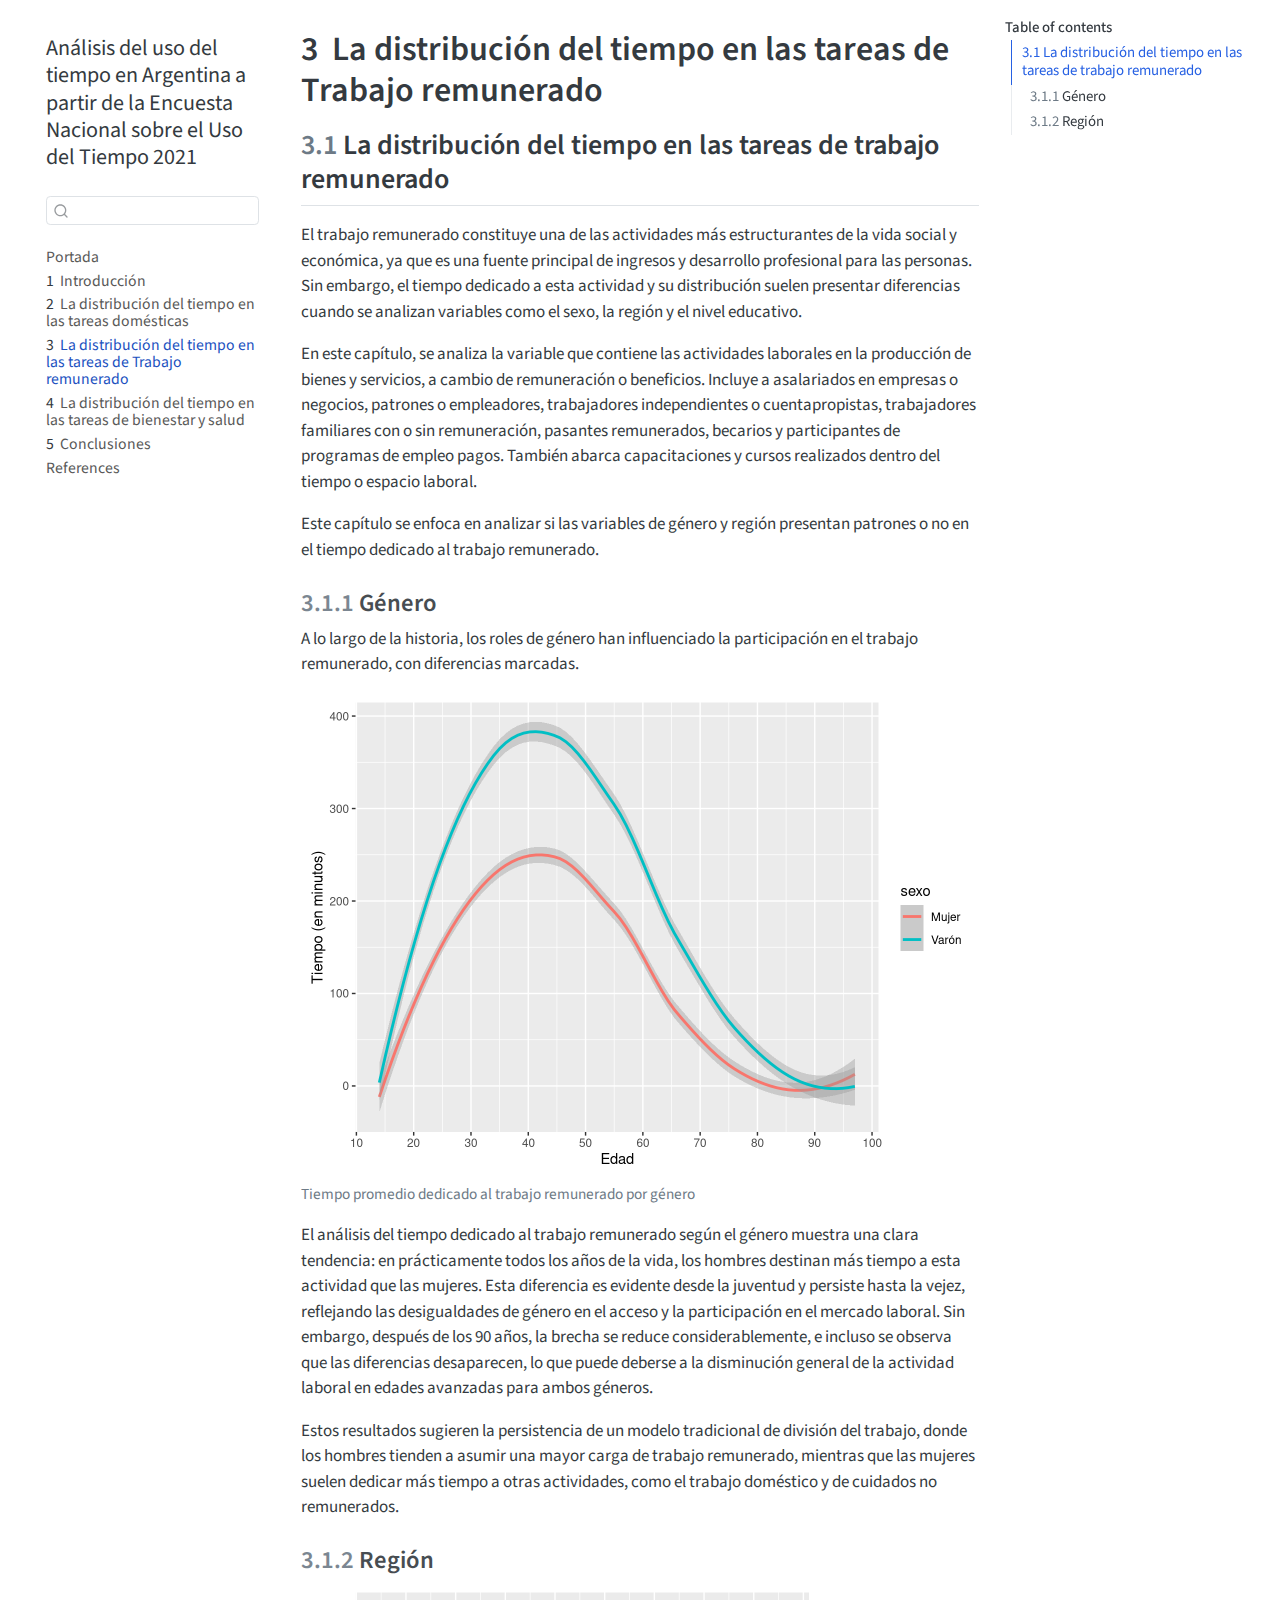
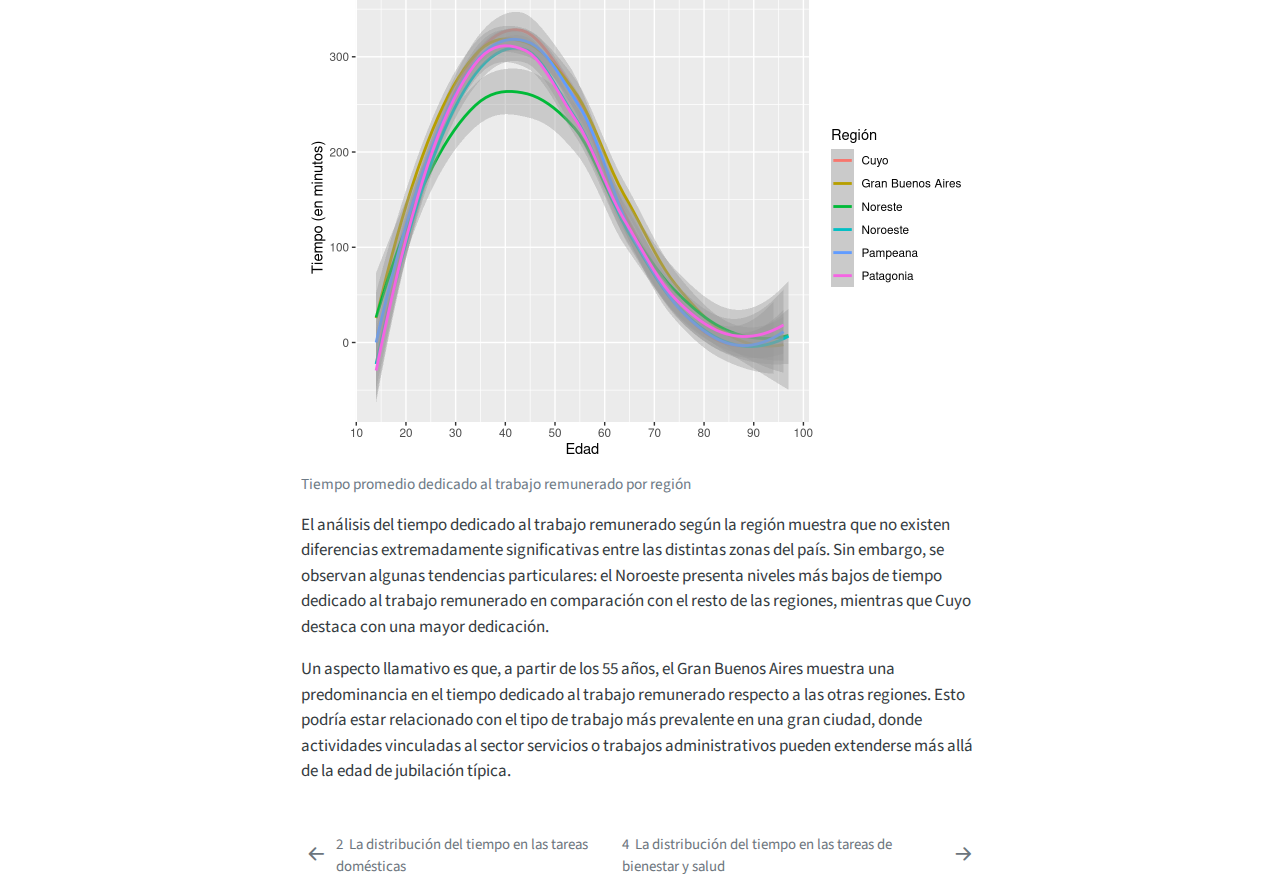
<file: libro-ENUT/_book/capitulo2.html>
<!DOCTYPE html>
<html xmlns="http://www.w3.org/1999/xhtml" lang="en" xml:lang="en"><head>

<meta charset="utf-8">
<meta name="generator" content="quarto-1.5.57">

<meta name="viewport" content="width=device-width, initial-scale=1.0, user-scalable=yes">


<title>3&nbsp; La distribución del tiempo en las tareas de Trabajo remunerado – Análisis del uso del tiempo en Argentina a partir de la Encuesta Nacional sobre el Uso del Tiempo 2021</title>
<style>
code{white-space: pre-wrap;}
span.smallcaps{font-variant: small-caps;}
div.columns{display: flex; gap: min(4vw, 1.5em);}
div.column{flex: auto; overflow-x: auto;}
div.hanging-indent{margin-left: 1.5em; text-indent: -1.5em;}
ul.task-list{list-style: none;}
ul.task-list li input[type="checkbox"] {
  width: 0.8em;
  margin: 0 0.8em 0.2em -1em; /* quarto-specific, see https://github.com/quarto-dev/quarto-cli/issues/4556 */ 
  vertical-align: middle;
}
</style>


<script src="site_libs/quarto-nav/quarto-nav.js"></script>
<script src="site_libs/quarto-nav/headroom.min.js"></script>
<script src="site_libs/clipboard/clipboard.min.js"></script>
<script src="site_libs/quarto-search/autocomplete.umd.js"></script>
<script src="site_libs/quarto-search/fuse.min.js"></script>
<script src="site_libs/quarto-search/quarto-search.js"></script>
<meta name="quarto:offset" content="./">
<link href="./capitulo3.html" rel="next">
<link href="./capitulo1.html" rel="prev">
<script src="site_libs/quarto-html/quarto.js"></script>
<script src="site_libs/quarto-html/popper.min.js"></script>
<script src="site_libs/quarto-html/tippy.umd.min.js"></script>
<script src="site_libs/quarto-html/anchor.min.js"></script>
<link href="site_libs/quarto-html/tippy.css" rel="stylesheet">
<link href="site_libs/quarto-html/quarto-syntax-highlighting.css" rel="stylesheet" id="quarto-text-highlighting-styles">
<script src="site_libs/bootstrap/bootstrap.min.js"></script>
<link href="site_libs/bootstrap/bootstrap-icons.css" rel="stylesheet">
<link href="site_libs/bootstrap/bootstrap.min.css" rel="stylesheet" id="quarto-bootstrap" data-mode="light">
<script id="quarto-search-options" type="application/json">{
  "location": "sidebar",
  "copy-button": false,
  "collapse-after": 3,
  "panel-placement": "start",
  "type": "textbox",
  "limit": 50,
  "keyboard-shortcut": [
    "f",
    "/",
    "s"
  ],
  "show-item-context": false,
  "language": {
    "search-no-results-text": "No results",
    "search-matching-documents-text": "matching documents",
    "search-copy-link-title": "Copy link to search",
    "search-hide-matches-text": "Hide additional matches",
    "search-more-match-text": "more match in this document",
    "search-more-matches-text": "more matches in this document",
    "search-clear-button-title": "Clear",
    "search-text-placeholder": "",
    "search-detached-cancel-button-title": "Cancel",
    "search-submit-button-title": "Submit",
    "search-label": "Search"
  }
}</script>


</head>

<body class="nav-sidebar floating">

<div id="quarto-search-results"></div>
  <header id="quarto-header" class="headroom fixed-top">
  <nav class="quarto-secondary-nav">
    <div class="container-fluid d-flex">
      <button type="button" class="quarto-btn-toggle btn" data-bs-toggle="collapse" role="button" data-bs-target=".quarto-sidebar-collapse-item" aria-controls="quarto-sidebar" aria-expanded="false" aria-label="Toggle sidebar navigation" onclick="if (window.quartoToggleHeadroom) { window.quartoToggleHeadroom(); }">
        <i class="bi bi-layout-text-sidebar-reverse"></i>
      </button>
        <nav class="quarto-page-breadcrumbs" aria-label="breadcrumb"><ol class="breadcrumb"><li class="breadcrumb-item"><a href="./capitulo2.html"><span class="chapter-number">3</span>&nbsp; <span class="chapter-title">La distribución del tiempo en las tareas de Trabajo remunerado</span></a></li></ol></nav>
        <a class="flex-grow-1" role="navigation" data-bs-toggle="collapse" data-bs-target=".quarto-sidebar-collapse-item" aria-controls="quarto-sidebar" aria-expanded="false" aria-label="Toggle sidebar navigation" onclick="if (window.quartoToggleHeadroom) { window.quartoToggleHeadroom(); }">      
        </a>
      <button type="button" class="btn quarto-search-button" aria-label="Search" onclick="window.quartoOpenSearch();">
        <i class="bi bi-search"></i>
      </button>
    </div>
  </nav>
</header>
<!-- content -->
<div id="quarto-content" class="quarto-container page-columns page-rows-contents page-layout-article">
<!-- sidebar -->
  <nav id="quarto-sidebar" class="sidebar collapse collapse-horizontal quarto-sidebar-collapse-item sidebar-navigation floating overflow-auto">
    <div class="pt-lg-2 mt-2 text-left sidebar-header">
    <div class="sidebar-title mb-0 py-0">
      <a href="./">Análisis del uso del tiempo en Argentina a partir de la Encuesta Nacional sobre el Uso del Tiempo 2021</a> 
    </div>
      </div>
        <div class="mt-2 flex-shrink-0 align-items-center">
        <div class="sidebar-search">
        <div id="quarto-search" class="" title="Search"></div>
        </div>
        </div>
    <div class="sidebar-menu-container"> 
    <ul class="list-unstyled mt-1">
        <li class="sidebar-item">
  <div class="sidebar-item-container"> 
  <a href="./index.html" class="sidebar-item-text sidebar-link">
 <span class="menu-text">Portada</span></a>
  </div>
</li>
        <li class="sidebar-item">
  <div class="sidebar-item-container"> 
  <a href="./intro.html" class="sidebar-item-text sidebar-link">
 <span class="menu-text"><span class="chapter-number">1</span>&nbsp; <span class="chapter-title">Introducción</span></span></a>
  </div>
</li>
        <li class="sidebar-item">
  <div class="sidebar-item-container"> 
  <a href="./capitulo1.html" class="sidebar-item-text sidebar-link">
 <span class="menu-text"><span class="chapter-number">2</span>&nbsp; <span class="chapter-title">La distribución del tiempo en las tareas domésticas</span></span></a>
  </div>
</li>
        <li class="sidebar-item">
  <div class="sidebar-item-container"> 
  <a href="./capitulo2.html" class="sidebar-item-text sidebar-link active">
 <span class="menu-text"><span class="chapter-number">3</span>&nbsp; <span class="chapter-title">La distribución del tiempo en las tareas de Trabajo remunerado</span></span></a>
  </div>
</li>
        <li class="sidebar-item">
  <div class="sidebar-item-container"> 
  <a href="./capitulo3.html" class="sidebar-item-text sidebar-link">
 <span class="menu-text"><span class="chapter-number">4</span>&nbsp; <span class="chapter-title">La distribución del tiempo en las tareas de bienestar y salud</span></span></a>
  </div>
</li>
        <li class="sidebar-item">
  <div class="sidebar-item-container"> 
  <a href="./conclusiones.html" class="sidebar-item-text sidebar-link">
 <span class="menu-text"><span class="chapter-number">5</span>&nbsp; <span class="chapter-title">Conclusiones</span></span></a>
  </div>
</li>
        <li class="sidebar-item">
  <div class="sidebar-item-container"> 
  <a href="./references.html" class="sidebar-item-text sidebar-link">
 <span class="menu-text">References</span></a>
  </div>
</li>
    </ul>
    </div>
</nav>
<div id="quarto-sidebar-glass" class="quarto-sidebar-collapse-item" data-bs-toggle="collapse" data-bs-target=".quarto-sidebar-collapse-item"></div>
<!-- margin-sidebar -->
    <div id="quarto-margin-sidebar" class="sidebar margin-sidebar">
        <nav id="TOC" role="doc-toc" class="toc-active">
    <h2 id="toc-title">Table of contents</h2>
   
  <ul>
  <li><a href="#la-distribución-del-tiempo-en-las-tareas-de-trabajo-remunerado" id="toc-la-distribución-del-tiempo-en-las-tareas-de-trabajo-remunerado" class="nav-link active" data-scroll-target="#la-distribución-del-tiempo-en-las-tareas-de-trabajo-remunerado"><span class="header-section-number">3.1</span> La distribución del tiempo en las tareas de trabajo remunerado</a>
  <ul class="collapse">
  <li><a href="#género" id="toc-género" class="nav-link" data-scroll-target="#género"><span class="header-section-number">3.1.1</span> Género</a></li>
  <li><a href="#región" id="toc-región" class="nav-link" data-scroll-target="#región"><span class="header-section-number">3.1.2</span> Región</a></li>
  </ul></li>
  </ul>
</nav>
    </div>
<!-- main -->
<main class="content" id="quarto-document-content">

<header id="title-block-header" class="quarto-title-block default">
<div class="quarto-title">
<h1 class="title"><span class="chapter-number">3</span>&nbsp; <span class="chapter-title">La distribución del tiempo en las tareas de Trabajo remunerado</span></h1>
</div>



<div class="quarto-title-meta">

    
  
    
  </div>
  


</header>


<section id="la-distribución-del-tiempo-en-las-tareas-de-trabajo-remunerado" class="level2" data-number="3.1">
<h2 data-number="3.1" class="anchored" data-anchor-id="la-distribución-del-tiempo-en-las-tareas-de-trabajo-remunerado"><span class="header-section-number">3.1</span> La distribución del tiempo en las tareas de trabajo remunerado</h2>
<p>El trabajo remunerado constituye una de las actividades más estructurantes de la vida social y económica, ya que es una fuente principal de ingresos y desarrollo profesional para las personas. Sin embargo, el tiempo dedicado a esta actividad y su distribución suelen presentar diferencias cuando se analizan variables como el sexo, la región y el nivel educativo.</p>
<p>En este capítulo, se analiza la variable que contiene las actividades laborales en la producción de bienes y servicios, a cambio de remuneración o beneficios. Incluye a asalariados en empresas o negocios, patrones o empleadores, trabajadores independientes o cuentapropistas, trabajadores familiares con o sin remuneración, pasantes remunerados, becarios y participantes de programas de empleo pagos. También abarca capacitaciones y cursos realizados dentro del tiempo o espacio laboral.</p>
<p>Este capítulo se enfoca en analizar si las variables de género y región presentan patrones o no en el tiempo dedicado al trabajo remunerado.</p>
<section id="género" class="level3" data-number="3.1.1">
<h3 data-number="3.1.1" class="anchored" data-anchor-id="género"><span class="header-section-number">3.1.1</span> Género</h3>
<p>A lo largo de la historia, los roles de género han influenciado la participación en el trabajo remunerado, con diferencias marcadas.</p>
<div class="cell">
<div class="cell-output-display">
<div class="quarto-figure quarto-figure-center">
<figure class="figure">
<p><img src="capitulo2_files/figure-html/unnamed-chunk-2-1.png" class="img-fluid figure-img" width="672"></p>
<figcaption>Tiempo promedio dedicado al trabajo remunerado por género</figcaption>
</figure>
</div>
</div>
</div>
<p>El análisis del tiempo dedicado al trabajo remunerado según el género muestra una clara tendencia: en prácticamente todos los años de la vida, los hombres destinan más tiempo a esta actividad que las mujeres. Esta diferencia es evidente desde la juventud y persiste hasta la vejez, reflejando las desigualdades de género en el acceso y la participación en el mercado laboral. Sin embargo, después de los 90 años, la brecha se reduce considerablemente, e incluso se observa que las diferencias desaparecen, lo que puede deberse a la disminución general de la actividad laboral en edades avanzadas para ambos géneros.</p>
<p>Estos resultados sugieren la persistencia de un modelo tradicional de división del trabajo, donde los hombres tienden a asumir una mayor carga de trabajo remunerado, mientras que las mujeres suelen dedicar más tiempo a otras actividades, como el trabajo doméstico y de cuidados no remunerados.</p>
</section>
<section id="región" class="level3" data-number="3.1.2">
<h3 data-number="3.1.2" class="anchored" data-anchor-id="región"><span class="header-section-number">3.1.2</span> Región</h3>
<div class="cell">
<div class="cell-output-display">
<div class="quarto-figure quarto-figure-center">
<figure class="figure">
<p><img src="capitulo2_files/figure-html/unnamed-chunk-3-1.png" class="img-fluid figure-img" width="672"></p>
<figcaption>Tiempo promedio dedicado al trabajo remunerado por región</figcaption>
</figure>
</div>
</div>
</div>
<p>El análisis del tiempo dedicado al trabajo remunerado según la región muestra que no existen diferencias extremadamente significativas entre las distintas zonas del país. Sin embargo, se observan algunas tendencias particulares: el Noroeste presenta niveles más bajos de tiempo dedicado al trabajo remunerado en comparación con el resto de las regiones, mientras que Cuyo destaca con una mayor dedicación.</p>
<p>Un aspecto llamativo es que, a partir de los 55 años, el Gran Buenos Aires muestra una predominancia en el tiempo dedicado al trabajo remunerado respecto a las otras regiones. Esto podría estar relacionado con el tipo de trabajo más prevalente en una gran ciudad, donde actividades vinculadas al sector servicios o trabajos administrativos pueden extenderse más allá de la edad de jubilación típica.</p>


</section>
</section>

</main> <!-- /main -->
<script id="quarto-html-after-body" type="application/javascript">
window.document.addEventListener("DOMContentLoaded", function (event) {
  const toggleBodyColorMode = (bsSheetEl) => {
    const mode = bsSheetEl.getAttribute("data-mode");
    const bodyEl = window.document.querySelector("body");
    if (mode === "dark") {
      bodyEl.classList.add("quarto-dark");
      bodyEl.classList.remove("quarto-light");
    } else {
      bodyEl.classList.add("quarto-light");
      bodyEl.classList.remove("quarto-dark");
    }
  }
  const toggleBodyColorPrimary = () => {
    const bsSheetEl = window.document.querySelector("link#quarto-bootstrap");
    if (bsSheetEl) {
      toggleBodyColorMode(bsSheetEl);
    }
  }
  toggleBodyColorPrimary();  
  const icon = "";
  const anchorJS = new window.AnchorJS();
  anchorJS.options = {
    placement: 'right',
    icon: icon
  };
  anchorJS.add('.anchored');
  const isCodeAnnotation = (el) => {
    for (const clz of el.classList) {
      if (clz.startsWith('code-annotation-')) {                     
        return true;
      }
    }
    return false;
  }
  const onCopySuccess = function(e) {
    // button target
    const button = e.trigger;
    // don't keep focus
    button.blur();
    // flash "checked"
    button.classList.add('code-copy-button-checked');
    var currentTitle = button.getAttribute("title");
    button.setAttribute("title", "Copied!");
    let tooltip;
    if (window.bootstrap) {
      button.setAttribute("data-bs-toggle", "tooltip");
      button.setAttribute("data-bs-placement", "left");
      button.setAttribute("data-bs-title", "Copied!");
      tooltip = new bootstrap.Tooltip(button, 
        { trigger: "manual", 
          customClass: "code-copy-button-tooltip",
          offset: [0, -8]});
      tooltip.show();    
    }
    setTimeout(function() {
      if (tooltip) {
        tooltip.hide();
        button.removeAttribute("data-bs-title");
        button.removeAttribute("data-bs-toggle");
        button.removeAttribute("data-bs-placement");
      }
      button.setAttribute("title", currentTitle);
      button.classList.remove('code-copy-button-checked');
    }, 1000);
    // clear code selection
    e.clearSelection();
  }
  const getTextToCopy = function(trigger) {
      const codeEl = trigger.previousElementSibling.cloneNode(true);
      for (const childEl of codeEl.children) {
        if (isCodeAnnotation(childEl)) {
          childEl.remove();
        }
      }
      return codeEl.innerText;
  }
  const clipboard = new window.ClipboardJS('.code-copy-button:not([data-in-quarto-modal])', {
    text: getTextToCopy
  });
  clipboard.on('success', onCopySuccess);
  if (window.document.getElementById('quarto-embedded-source-code-modal')) {
    // For code content inside modals, clipBoardJS needs to be initialized with a container option
    // TODO: Check when it could be a function (https://github.com/zenorocha/clipboard.js/issues/860)
    const clipboardModal = new window.ClipboardJS('.code-copy-button[data-in-quarto-modal]', {
      text: getTextToCopy,
      container: window.document.getElementById('quarto-embedded-source-code-modal')
    });
    clipboardModal.on('success', onCopySuccess);
  }
    var localhostRegex = new RegExp(/^(?:http|https):\/\/localhost\:?[0-9]*\//);
    var mailtoRegex = new RegExp(/^mailto:/);
      var filterRegex = new RegExp('/' + window.location.host + '/');
    var isInternal = (href) => {
        return filterRegex.test(href) || localhostRegex.test(href) || mailtoRegex.test(href);
    }
    // Inspect non-navigation links and adorn them if external
 	var links = window.document.querySelectorAll('a[href]:not(.nav-link):not(.navbar-brand):not(.toc-action):not(.sidebar-link):not(.sidebar-item-toggle):not(.pagination-link):not(.no-external):not([aria-hidden]):not(.dropdown-item):not(.quarto-navigation-tool):not(.about-link)');
    for (var i=0; i<links.length; i++) {
      const link = links[i];
      if (!isInternal(link.href)) {
        // undo the damage that might have been done by quarto-nav.js in the case of
        // links that we want to consider external
        if (link.dataset.originalHref !== undefined) {
          link.href = link.dataset.originalHref;
        }
      }
    }
  function tippyHover(el, contentFn, onTriggerFn, onUntriggerFn) {
    const config = {
      allowHTML: true,
      maxWidth: 500,
      delay: 100,
      arrow: false,
      appendTo: function(el) {
          return el.parentElement;
      },
      interactive: true,
      interactiveBorder: 10,
      theme: 'quarto',
      placement: 'bottom-start',
    };
    if (contentFn) {
      config.content = contentFn;
    }
    if (onTriggerFn) {
      config.onTrigger = onTriggerFn;
    }
    if (onUntriggerFn) {
      config.onUntrigger = onUntriggerFn;
    }
    window.tippy(el, config); 
  }
  const noterefs = window.document.querySelectorAll('a[role="doc-noteref"]');
  for (var i=0; i<noterefs.length; i++) {
    const ref = noterefs[i];
    tippyHover(ref, function() {
      // use id or data attribute instead here
      let href = ref.getAttribute('data-footnote-href') || ref.getAttribute('href');
      try { href = new URL(href).hash; } catch {}
      const id = href.replace(/^#\/?/, "");
      const note = window.document.getElementById(id);
      if (note) {
        return note.innerHTML;
      } else {
        return "";
      }
    });
  }
  const xrefs = window.document.querySelectorAll('a.quarto-xref');
  const processXRef = (id, note) => {
    // Strip column container classes
    const stripColumnClz = (el) => {
      el.classList.remove("page-full", "page-columns");
      if (el.children) {
        for (const child of el.children) {
          stripColumnClz(child);
        }
      }
    }
    stripColumnClz(note)
    if (id === null || id.startsWith('sec-')) {
      // Special case sections, only their first couple elements
      const container = document.createElement("div");
      if (note.children && note.children.length > 2) {
        container.appendChild(note.children[0].cloneNode(true));
        for (let i = 1; i < note.children.length; i++) {
          const child = note.children[i];
          if (child.tagName === "P" && child.innerText === "") {
            continue;
          } else {
            container.appendChild(child.cloneNode(true));
            break;
          }
        }
        if (window.Quarto?.typesetMath) {
          window.Quarto.typesetMath(container);
        }
        return container.innerHTML
      } else {
        if (window.Quarto?.typesetMath) {
          window.Quarto.typesetMath(note);
        }
        return note.innerHTML;
      }
    } else {
      // Remove any anchor links if they are present
      const anchorLink = note.querySelector('a.anchorjs-link');
      if (anchorLink) {
        anchorLink.remove();
      }
      if (window.Quarto?.typesetMath) {
        window.Quarto.typesetMath(note);
      }
      // TODO in 1.5, we should make sure this works without a callout special case
      if (note.classList.contains("callout")) {
        return note.outerHTML;
      } else {
        return note.innerHTML;
      }
    }
  }
  for (var i=0; i<xrefs.length; i++) {
    const xref = xrefs[i];
    tippyHover(xref, undefined, function(instance) {
      instance.disable();
      let url = xref.getAttribute('href');
      let hash = undefined; 
      if (url.startsWith('#')) {
        hash = url;
      } else {
        try { hash = new URL(url).hash; } catch {}
      }
      if (hash) {
        const id = hash.replace(/^#\/?/, "");
        const note = window.document.getElementById(id);
        if (note !== null) {
          try {
            const html = processXRef(id, note.cloneNode(true));
            instance.setContent(html);
          } finally {
            instance.enable();
            instance.show();
          }
        } else {
          // See if we can fetch this
          fetch(url.split('#')[0])
          .then(res => res.text())
          .then(html => {
            const parser = new DOMParser();
            const htmlDoc = parser.parseFromString(html, "text/html");
            const note = htmlDoc.getElementById(id);
            if (note !== null) {
              const html = processXRef(id, note);
              instance.setContent(html);
            } 
          }).finally(() => {
            instance.enable();
            instance.show();
          });
        }
      } else {
        // See if we can fetch a full url (with no hash to target)
        // This is a special case and we should probably do some content thinning / targeting
        fetch(url)
        .then(res => res.text())
        .then(html => {
          const parser = new DOMParser();
          const htmlDoc = parser.parseFromString(html, "text/html");
          const note = htmlDoc.querySelector('main.content');
          if (note !== null) {
            // This should only happen for chapter cross references
            // (since there is no id in the URL)
            // remove the first header
            if (note.children.length > 0 && note.children[0].tagName === "HEADER") {
              note.children[0].remove();
            }
            const html = processXRef(null, note);
            instance.setContent(html);
          } 
        }).finally(() => {
          instance.enable();
          instance.show();
        });
      }
    }, function(instance) {
    });
  }
      let selectedAnnoteEl;
      const selectorForAnnotation = ( cell, annotation) => {
        let cellAttr = 'data-code-cell="' + cell + '"';
        let lineAttr = 'data-code-annotation="' +  annotation + '"';
        const selector = 'span[' + cellAttr + '][' + lineAttr + ']';
        return selector;
      }
      const selectCodeLines = (annoteEl) => {
        const doc = window.document;
        const targetCell = annoteEl.getAttribute("data-target-cell");
        const targetAnnotation = annoteEl.getAttribute("data-target-annotation");
        const annoteSpan = window.document.querySelector(selectorForAnnotation(targetCell, targetAnnotation));
        const lines = annoteSpan.getAttribute("data-code-lines").split(",");
        const lineIds = lines.map((line) => {
          return targetCell + "-" + line;
        })
        let top = null;
        let height = null;
        let parent = null;
        if (lineIds.length > 0) {
            //compute the position of the single el (top and bottom and make a div)
            const el = window.document.getElementById(lineIds[0]);
            top = el.offsetTop;
            height = el.offsetHeight;
            parent = el.parentElement.parentElement;
          if (lineIds.length > 1) {
            const lastEl = window.document.getElementById(lineIds[lineIds.length - 1]);
            const bottom = lastEl.offsetTop + lastEl.offsetHeight;
            height = bottom - top;
          }
          if (top !== null && height !== null && parent !== null) {
            // cook up a div (if necessary) and position it 
            let div = window.document.getElementById("code-annotation-line-highlight");
            if (div === null) {
              div = window.document.createElement("div");
              div.setAttribute("id", "code-annotation-line-highlight");
              div.style.position = 'absolute';
              parent.appendChild(div);
            }
            div.style.top = top - 2 + "px";
            div.style.height = height + 4 + "px";
            div.style.left = 0;
            let gutterDiv = window.document.getElementById("code-annotation-line-highlight-gutter");
            if (gutterDiv === null) {
              gutterDiv = window.document.createElement("div");
              gutterDiv.setAttribute("id", "code-annotation-line-highlight-gutter");
              gutterDiv.style.position = 'absolute';
              const codeCell = window.document.getElementById(targetCell);
              const gutter = codeCell.querySelector('.code-annotation-gutter');
              gutter.appendChild(gutterDiv);
            }
            gutterDiv.style.top = top - 2 + "px";
            gutterDiv.style.height = height + 4 + "px";
          }
          selectedAnnoteEl = annoteEl;
        }
      };
      const unselectCodeLines = () => {
        const elementsIds = ["code-annotation-line-highlight", "code-annotation-line-highlight-gutter"];
        elementsIds.forEach((elId) => {
          const div = window.document.getElementById(elId);
          if (div) {
            div.remove();
          }
        });
        selectedAnnoteEl = undefined;
      };
        // Handle positioning of the toggle
    window.addEventListener(
      "resize",
      throttle(() => {
        elRect = undefined;
        if (selectedAnnoteEl) {
          selectCodeLines(selectedAnnoteEl);
        }
      }, 10)
    );
    function throttle(fn, ms) {
    let throttle = false;
    let timer;
      return (...args) => {
        if(!throttle) { // first call gets through
            fn.apply(this, args);
            throttle = true;
        } else { // all the others get throttled
            if(timer) clearTimeout(timer); // cancel #2
            timer = setTimeout(() => {
              fn.apply(this, args);
              timer = throttle = false;
            }, ms);
        }
      };
    }
      // Attach click handler to the DT
      const annoteDls = window.document.querySelectorAll('dt[data-target-cell]');
      for (const annoteDlNode of annoteDls) {
        annoteDlNode.addEventListener('click', (event) => {
          const clickedEl = event.target;
          if (clickedEl !== selectedAnnoteEl) {
            unselectCodeLines();
            const activeEl = window.document.querySelector('dt[data-target-cell].code-annotation-active');
            if (activeEl) {
              activeEl.classList.remove('code-annotation-active');
            }
            selectCodeLines(clickedEl);
            clickedEl.classList.add('code-annotation-active');
          } else {
            // Unselect the line
            unselectCodeLines();
            clickedEl.classList.remove('code-annotation-active');
          }
        });
      }
  const findCites = (el) => {
    const parentEl = el.parentElement;
    if (parentEl) {
      const cites = parentEl.dataset.cites;
      if (cites) {
        return {
          el,
          cites: cites.split(' ')
        };
      } else {
        return findCites(el.parentElement)
      }
    } else {
      return undefined;
    }
  };
  var bibliorefs = window.document.querySelectorAll('a[role="doc-biblioref"]');
  for (var i=0; i<bibliorefs.length; i++) {
    const ref = bibliorefs[i];
    const citeInfo = findCites(ref);
    if (citeInfo) {
      tippyHover(citeInfo.el, function() {
        var popup = window.document.createElement('div');
        citeInfo.cites.forEach(function(cite) {
          var citeDiv = window.document.createElement('div');
          citeDiv.classList.add('hanging-indent');
          citeDiv.classList.add('csl-entry');
          var biblioDiv = window.document.getElementById('ref-' + cite);
          if (biblioDiv) {
            citeDiv.innerHTML = biblioDiv.innerHTML;
          }
          popup.appendChild(citeDiv);
        });
        return popup.innerHTML;
      });
    }
  }
});
</script>
<nav class="page-navigation">
  <div class="nav-page nav-page-previous">
      <a href="./capitulo1.html" class="pagination-link" aria-label="La distribución del tiempo en las tareas domésticas">
        <i class="bi bi-arrow-left-short"></i> <span class="nav-page-text"><span class="chapter-number">2</span>&nbsp; <span class="chapter-title">La distribución del tiempo en las tareas domésticas</span></span>
      </a>          
  </div>
  <div class="nav-page nav-page-next">
      <a href="./capitulo3.html" class="pagination-link" aria-label="La distribución del tiempo en las tareas de bienestar y salud">
        <span class="nav-page-text"><span class="chapter-number">4</span>&nbsp; <span class="chapter-title">La distribución del tiempo en las tareas de bienestar y salud</span></span> <i class="bi bi-arrow-right-short"></i>
      </a>
  </div>
</nav>
</div> <!-- /content -->




</body></html>
</file>
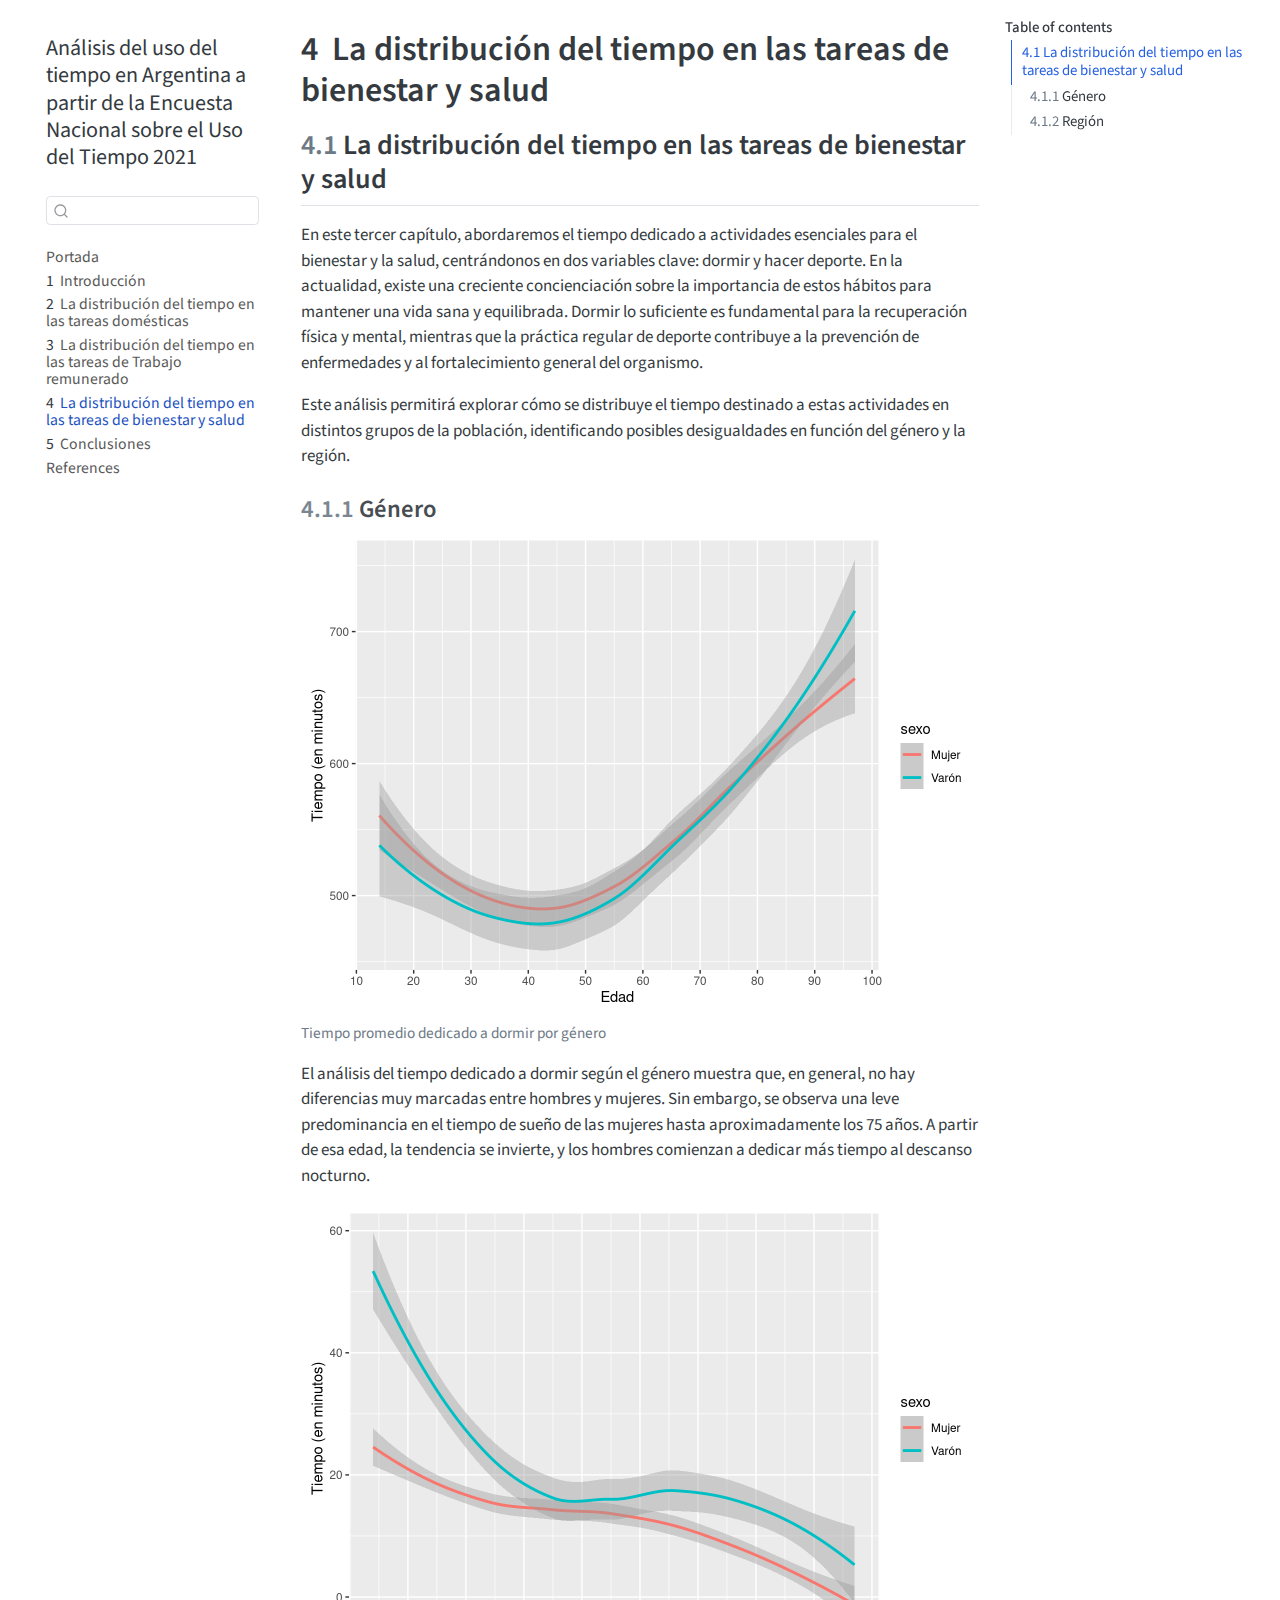
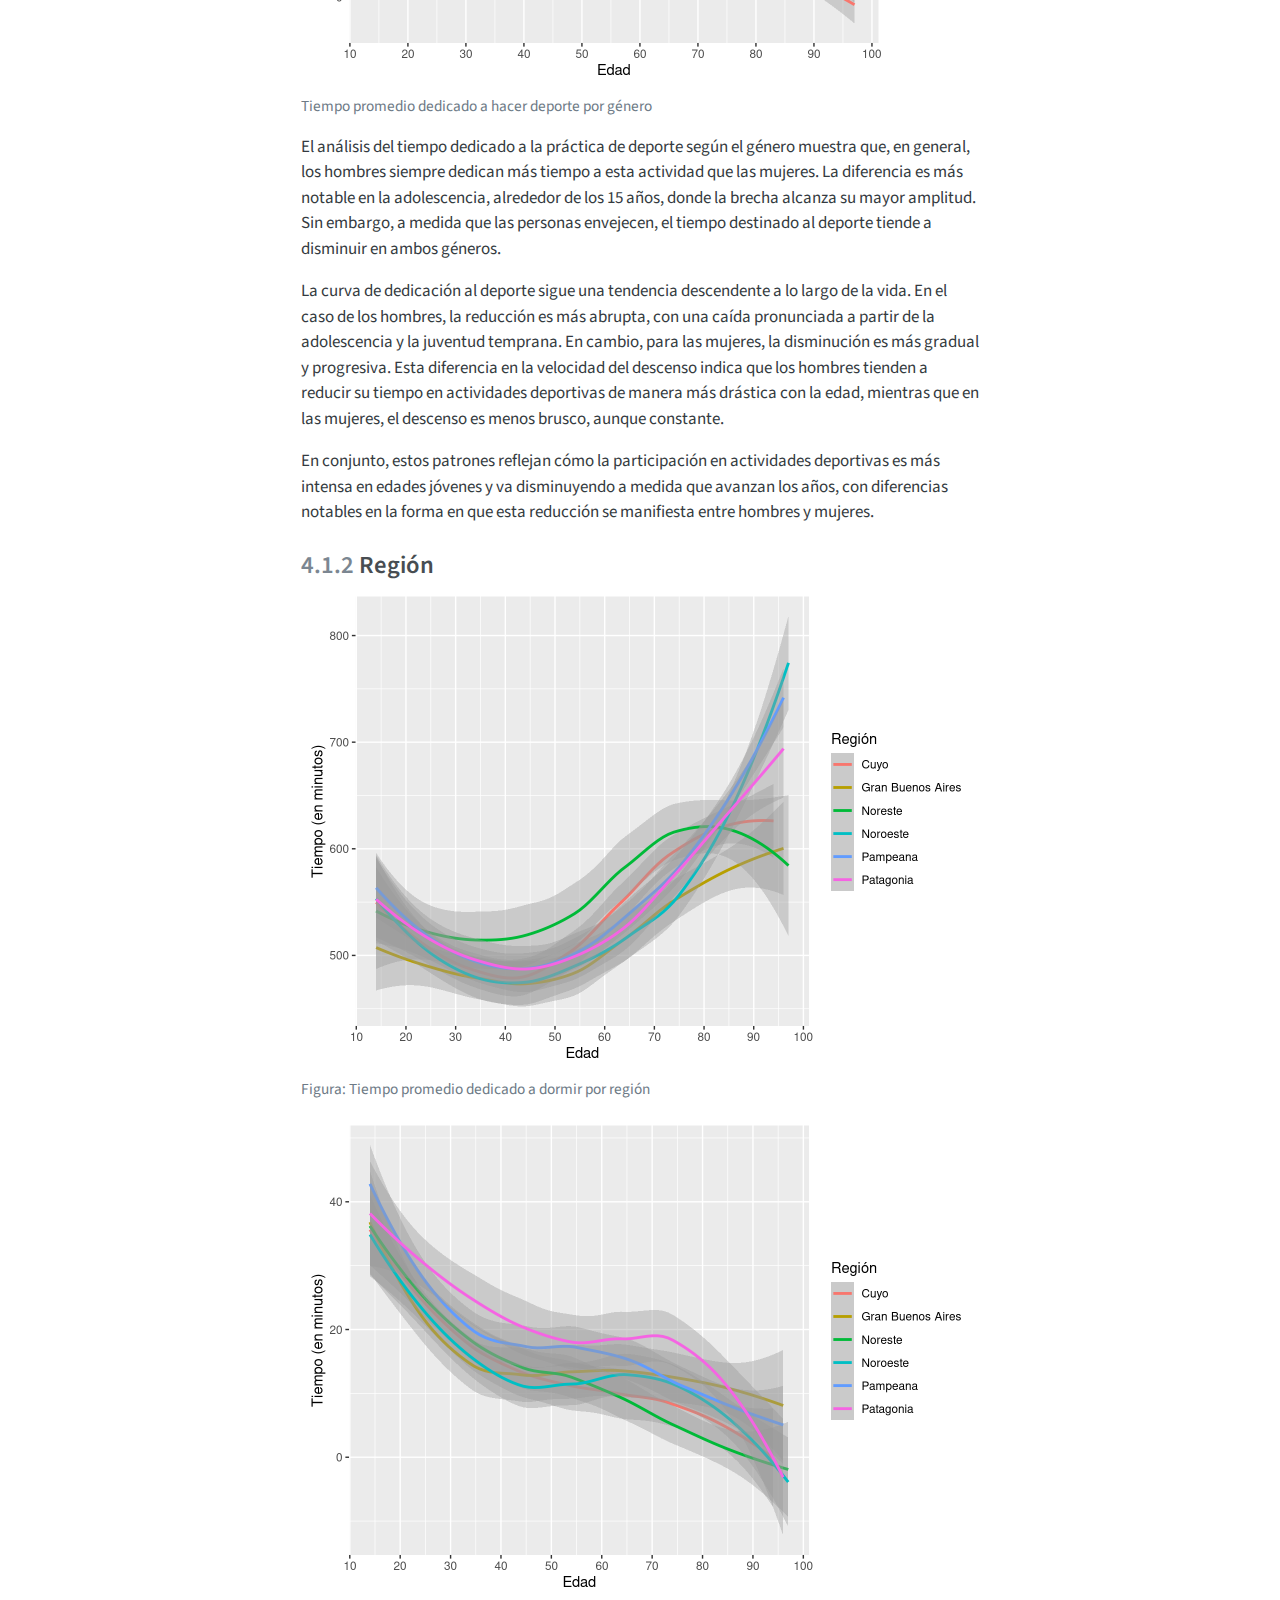
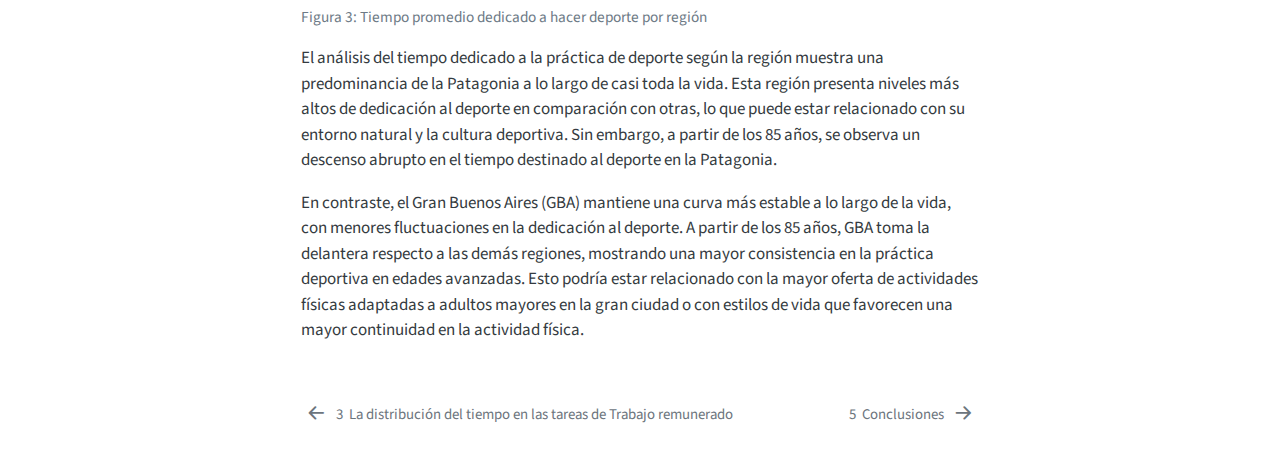
<file: libro-ENUT/_book/capitulo3.html>
<!DOCTYPE html>
<html xmlns="http://www.w3.org/1999/xhtml" lang="en" xml:lang="en"><head>

<meta charset="utf-8">
<meta name="generator" content="quarto-1.5.57">

<meta name="viewport" content="width=device-width, initial-scale=1.0, user-scalable=yes">


<title>4&nbsp; La distribución del tiempo en las tareas de bienestar y salud – Análisis del uso del tiempo en Argentina a partir de la Encuesta Nacional sobre el Uso del Tiempo 2021</title>
<style>
code{white-space: pre-wrap;}
span.smallcaps{font-variant: small-caps;}
div.columns{display: flex; gap: min(4vw, 1.5em);}
div.column{flex: auto; overflow-x: auto;}
div.hanging-indent{margin-left: 1.5em; text-indent: -1.5em;}
ul.task-list{list-style: none;}
ul.task-list li input[type="checkbox"] {
  width: 0.8em;
  margin: 0 0.8em 0.2em -1em; /* quarto-specific, see https://github.com/quarto-dev/quarto-cli/issues/4556 */ 
  vertical-align: middle;
}
</style>


<script src="site_libs/quarto-nav/quarto-nav.js"></script>
<script src="site_libs/quarto-nav/headroom.min.js"></script>
<script src="site_libs/clipboard/clipboard.min.js"></script>
<script src="site_libs/quarto-search/autocomplete.umd.js"></script>
<script src="site_libs/quarto-search/fuse.min.js"></script>
<script src="site_libs/quarto-search/quarto-search.js"></script>
<meta name="quarto:offset" content="./">
<link href="./conclusiones.html" rel="next">
<link href="./capitulo2.html" rel="prev">
<script src="site_libs/quarto-html/quarto.js"></script>
<script src="site_libs/quarto-html/popper.min.js"></script>
<script src="site_libs/quarto-html/tippy.umd.min.js"></script>
<script src="site_libs/quarto-html/anchor.min.js"></script>
<link href="site_libs/quarto-html/tippy.css" rel="stylesheet">
<link href="site_libs/quarto-html/quarto-syntax-highlighting.css" rel="stylesheet" id="quarto-text-highlighting-styles">
<script src="site_libs/bootstrap/bootstrap.min.js"></script>
<link href="site_libs/bootstrap/bootstrap-icons.css" rel="stylesheet">
<link href="site_libs/bootstrap/bootstrap.min.css" rel="stylesheet" id="quarto-bootstrap" data-mode="light">
<script id="quarto-search-options" type="application/json">{
  "location": "sidebar",
  "copy-button": false,
  "collapse-after": 3,
  "panel-placement": "start",
  "type": "textbox",
  "limit": 50,
  "keyboard-shortcut": [
    "f",
    "/",
    "s"
  ],
  "show-item-context": false,
  "language": {
    "search-no-results-text": "No results",
    "search-matching-documents-text": "matching documents",
    "search-copy-link-title": "Copy link to search",
    "search-hide-matches-text": "Hide additional matches",
    "search-more-match-text": "more match in this document",
    "search-more-matches-text": "more matches in this document",
    "search-clear-button-title": "Clear",
    "search-text-placeholder": "",
    "search-detached-cancel-button-title": "Cancel",
    "search-submit-button-title": "Submit",
    "search-label": "Search"
  }
}</script>


</head>

<body class="nav-sidebar floating">

<div id="quarto-search-results"></div>
  <header id="quarto-header" class="headroom fixed-top">
  <nav class="quarto-secondary-nav">
    <div class="container-fluid d-flex">
      <button type="button" class="quarto-btn-toggle btn" data-bs-toggle="collapse" role="button" data-bs-target=".quarto-sidebar-collapse-item" aria-controls="quarto-sidebar" aria-expanded="false" aria-label="Toggle sidebar navigation" onclick="if (window.quartoToggleHeadroom) { window.quartoToggleHeadroom(); }">
        <i class="bi bi-layout-text-sidebar-reverse"></i>
      </button>
        <nav class="quarto-page-breadcrumbs" aria-label="breadcrumb"><ol class="breadcrumb"><li class="breadcrumb-item"><a href="./capitulo3.html"><span class="chapter-number">4</span>&nbsp; <span class="chapter-title">La distribución del tiempo en las tareas de bienestar y salud</span></a></li></ol></nav>
        <a class="flex-grow-1" role="navigation" data-bs-toggle="collapse" data-bs-target=".quarto-sidebar-collapse-item" aria-controls="quarto-sidebar" aria-expanded="false" aria-label="Toggle sidebar navigation" onclick="if (window.quartoToggleHeadroom) { window.quartoToggleHeadroom(); }">      
        </a>
      <button type="button" class="btn quarto-search-button" aria-label="Search" onclick="window.quartoOpenSearch();">
        <i class="bi bi-search"></i>
      </button>
    </div>
  </nav>
</header>
<!-- content -->
<div id="quarto-content" class="quarto-container page-columns page-rows-contents page-layout-article">
<!-- sidebar -->
  <nav id="quarto-sidebar" class="sidebar collapse collapse-horizontal quarto-sidebar-collapse-item sidebar-navigation floating overflow-auto">
    <div class="pt-lg-2 mt-2 text-left sidebar-header">
    <div class="sidebar-title mb-0 py-0">
      <a href="./">Análisis del uso del tiempo en Argentina a partir de la Encuesta Nacional sobre el Uso del Tiempo 2021</a> 
    </div>
      </div>
        <div class="mt-2 flex-shrink-0 align-items-center">
        <div class="sidebar-search">
        <div id="quarto-search" class="" title="Search"></div>
        </div>
        </div>
    <div class="sidebar-menu-container"> 
    <ul class="list-unstyled mt-1">
        <li class="sidebar-item">
  <div class="sidebar-item-container"> 
  <a href="./index.html" class="sidebar-item-text sidebar-link">
 <span class="menu-text">Portada</span></a>
  </div>
</li>
        <li class="sidebar-item">
  <div class="sidebar-item-container"> 
  <a href="./intro.html" class="sidebar-item-text sidebar-link">
 <span class="menu-text"><span class="chapter-number">1</span>&nbsp; <span class="chapter-title">Introducción</span></span></a>
  </div>
</li>
        <li class="sidebar-item">
  <div class="sidebar-item-container"> 
  <a href="./capitulo1.html" class="sidebar-item-text sidebar-link">
 <span class="menu-text"><span class="chapter-number">2</span>&nbsp; <span class="chapter-title">La distribución del tiempo en las tareas domésticas</span></span></a>
  </div>
</li>
        <li class="sidebar-item">
  <div class="sidebar-item-container"> 
  <a href="./capitulo2.html" class="sidebar-item-text sidebar-link">
 <span class="menu-text"><span class="chapter-number">3</span>&nbsp; <span class="chapter-title">La distribución del tiempo en las tareas de Trabajo remunerado</span></span></a>
  </div>
</li>
        <li class="sidebar-item">
  <div class="sidebar-item-container"> 
  <a href="./capitulo3.html" class="sidebar-item-text sidebar-link active">
 <span class="menu-text"><span class="chapter-number">4</span>&nbsp; <span class="chapter-title">La distribución del tiempo en las tareas de bienestar y salud</span></span></a>
  </div>
</li>
        <li class="sidebar-item">
  <div class="sidebar-item-container"> 
  <a href="./conclusiones.html" class="sidebar-item-text sidebar-link">
 <span class="menu-text"><span class="chapter-number">5</span>&nbsp; <span class="chapter-title">Conclusiones</span></span></a>
  </div>
</li>
        <li class="sidebar-item">
  <div class="sidebar-item-container"> 
  <a href="./references.html" class="sidebar-item-text sidebar-link">
 <span class="menu-text">References</span></a>
  </div>
</li>
    </ul>
    </div>
</nav>
<div id="quarto-sidebar-glass" class="quarto-sidebar-collapse-item" data-bs-toggle="collapse" data-bs-target=".quarto-sidebar-collapse-item"></div>
<!-- margin-sidebar -->
    <div id="quarto-margin-sidebar" class="sidebar margin-sidebar">
        <nav id="TOC" role="doc-toc" class="toc-active">
    <h2 id="toc-title">Table of contents</h2>
   
  <ul>
  <li><a href="#la-distribución-del-tiempo-en-las-tareas-de-bienestar-y-salud" id="toc-la-distribución-del-tiempo-en-las-tareas-de-bienestar-y-salud" class="nav-link active" data-scroll-target="#la-distribución-del-tiempo-en-las-tareas-de-bienestar-y-salud"><span class="header-section-number">4.1</span> La distribución del tiempo en las tareas de bienestar y salud</a>
  <ul class="collapse">
  <li><a href="#género" id="toc-género" class="nav-link" data-scroll-target="#género"><span class="header-section-number">4.1.1</span> Género</a></li>
  <li><a href="#región" id="toc-región" class="nav-link" data-scroll-target="#región"><span class="header-section-number">4.1.2</span> Región</a></li>
  </ul></li>
  </ul>
</nav>
    </div>
<!-- main -->
<main class="content" id="quarto-document-content">

<header id="title-block-header" class="quarto-title-block default">
<div class="quarto-title">
<h1 class="title"><span class="chapter-number">4</span>&nbsp; <span class="chapter-title">La distribución del tiempo en las tareas de bienestar y salud</span></h1>
</div>



<div class="quarto-title-meta">

    
  
    
  </div>
  


</header>


<section id="la-distribución-del-tiempo-en-las-tareas-de-bienestar-y-salud" class="level2" data-number="4.1">
<h2 data-number="4.1" class="anchored" data-anchor-id="la-distribución-del-tiempo-en-las-tareas-de-bienestar-y-salud"><span class="header-section-number">4.1</span> La distribución del tiempo en las tareas de bienestar y salud</h2>
<p>En este tercer capítulo, abordaremos el tiempo dedicado a actividades esenciales para el bienestar y la salud, centrándonos en dos variables clave: dormir y hacer deporte. En la actualidad, existe una creciente concienciación sobre la importancia de estos hábitos para mantener una vida sana y equilibrada. Dormir lo suficiente es fundamental para la recuperación física y mental, mientras que la práctica regular de deporte contribuye a la prevención de enfermedades y al fortalecimiento general del organismo.</p>
<p>Este análisis permitirá explorar cómo se distribuye el tiempo destinado a estas actividades en distintos grupos de la población, identificando posibles desigualdades en función del género y la región.</p>
<section id="género" class="level3" data-number="4.1.1">
<h3 data-number="4.1.1" class="anchored" data-anchor-id="género"><span class="header-section-number">4.1.1</span> Género</h3>
<div class="cell">
<div class="cell-output-display">
<div class="quarto-figure quarto-figure-center">
<figure class="figure">
<p><img src="capitulo3_files/figure-html/unnamed-chunk-2-1.png" class="img-fluid figure-img" width="672"></p>
<figcaption>Tiempo promedio dedicado a dormir por género</figcaption>
</figure>
</div>
</div>
</div>
<p>El análisis del tiempo dedicado a dormir según el género muestra que, en general, no hay diferencias muy marcadas entre hombres y mujeres. Sin embargo, se observa una leve predominancia en el tiempo de sueño de las mujeres hasta aproximadamente los 75 años. A partir de esa edad, la tendencia se invierte, y los hombres comienzan a dedicar más tiempo al descanso nocturno.</p>
<div class="cell">
<div class="cell-output-display">
<div class="quarto-figure quarto-figure-center">
<figure class="figure">
<p><img src="capitulo3_files/figure-html/unnamed-chunk-3-1.png" class="img-fluid figure-img" width="672"></p>
<figcaption>Tiempo promedio dedicado a hacer deporte por género</figcaption>
</figure>
</div>
</div>
</div>
<p>El análisis del tiempo dedicado a la práctica de deporte según el género muestra que, en general, los hombres siempre dedican más tiempo a esta actividad que las mujeres. La diferencia es más notable en la adolescencia, alrededor de los 15 años, donde la brecha alcanza su mayor amplitud. Sin embargo, a medida que las personas envejecen, el tiempo destinado al deporte tiende a disminuir en ambos géneros.</p>
<p>La curva de dedicación al deporte sigue una tendencia descendente a lo largo de la vida. En el caso de los hombres, la reducción es más abrupta, con una caída pronunciada a partir de la adolescencia y la juventud temprana. En cambio, para las mujeres, la disminución es más gradual y progresiva. Esta diferencia en la velocidad del descenso indica que los hombres tienden a reducir su tiempo en actividades deportivas de manera más drástica con la edad, mientras que en las mujeres, el descenso es menos brusco, aunque constante.</p>
<p>En conjunto, estos patrones reflejan cómo la participación en actividades deportivas es más intensa en edades jóvenes y va disminuyendo a medida que avanzan los años, con diferencias notables en la forma en que esta reducción se manifiesta entre hombres y mujeres.</p>
</section>
<section id="región" class="level3" data-number="4.1.2">
<h3 data-number="4.1.2" class="anchored" data-anchor-id="región"><span class="header-section-number">4.1.2</span> Región</h3>
<div class="cell">
<div class="cell-output-display">
<div class="quarto-figure quarto-figure-center">
<figure class="figure">
<p><img src="capitulo3_files/figure-html/unnamed-chunk-4-1.png" class="img-fluid figure-img" width="672"></p>
<figcaption>Figura: Tiempo promedio dedicado a dormir por región</figcaption>
</figure>
</div>
</div>
</div>
<div class="cell">
<div class="cell-output-display">
<div class="quarto-figure quarto-figure-center">
<figure class="figure">
<p><img src="capitulo3_files/figure-html/unnamed-chunk-5-1.png" class="img-fluid figure-img" width="672"></p>
<figcaption>Figura 3: Tiempo promedio dedicado a hacer deporte por región</figcaption>
</figure>
</div>
</div>
</div>
<p>El análisis del tiempo dedicado a la práctica de deporte según la región muestra una predominancia de la Patagonia a lo largo de casi toda la vida. Esta región presenta niveles más altos de dedicación al deporte en comparación con otras, lo que puede estar relacionado con su entorno natural y la cultura deportiva. Sin embargo, a partir de los 85 años, se observa un descenso abrupto en el tiempo destinado al deporte en la Patagonia.</p>
<p>En contraste, el Gran Buenos Aires (GBA) mantiene una curva más estable a lo largo de la vida, con menores fluctuaciones en la dedicación al deporte. A partir de los 85 años, GBA toma la delantera respecto a las demás regiones, mostrando una mayor consistencia en la práctica deportiva en edades avanzadas. Esto podría estar relacionado con la mayor oferta de actividades físicas adaptadas a adultos mayores en la gran ciudad o con estilos de vida que favorecen una mayor continuidad en la actividad física.</p>


</section>
</section>

</main> <!-- /main -->
<script id="quarto-html-after-body" type="application/javascript">
window.document.addEventListener("DOMContentLoaded", function (event) {
  const toggleBodyColorMode = (bsSheetEl) => {
    const mode = bsSheetEl.getAttribute("data-mode");
    const bodyEl = window.document.querySelector("body");
    if (mode === "dark") {
      bodyEl.classList.add("quarto-dark");
      bodyEl.classList.remove("quarto-light");
    } else {
      bodyEl.classList.add("quarto-light");
      bodyEl.classList.remove("quarto-dark");
    }
  }
  const toggleBodyColorPrimary = () => {
    const bsSheetEl = window.document.querySelector("link#quarto-bootstrap");
    if (bsSheetEl) {
      toggleBodyColorMode(bsSheetEl);
    }
  }
  toggleBodyColorPrimary();  
  const icon = "";
  const anchorJS = new window.AnchorJS();
  anchorJS.options = {
    placement: 'right',
    icon: icon
  };
  anchorJS.add('.anchored');
  const isCodeAnnotation = (el) => {
    for (const clz of el.classList) {
      if (clz.startsWith('code-annotation-')) {                     
        return true;
      }
    }
    return false;
  }
  const onCopySuccess = function(e) {
    // button target
    const button = e.trigger;
    // don't keep focus
    button.blur();
    // flash "checked"
    button.classList.add('code-copy-button-checked');
    var currentTitle = button.getAttribute("title");
    button.setAttribute("title", "Copied!");
    let tooltip;
    if (window.bootstrap) {
      button.setAttribute("data-bs-toggle", "tooltip");
      button.setAttribute("data-bs-placement", "left");
      button.setAttribute("data-bs-title", "Copied!");
      tooltip = new bootstrap.Tooltip(button, 
        { trigger: "manual", 
          customClass: "code-copy-button-tooltip",
          offset: [0, -8]});
      tooltip.show();    
    }
    setTimeout(function() {
      if (tooltip) {
        tooltip.hide();
        button.removeAttribute("data-bs-title");
        button.removeAttribute("data-bs-toggle");
        button.removeAttribute("data-bs-placement");
      }
      button.setAttribute("title", currentTitle);
      button.classList.remove('code-copy-button-checked');
    }, 1000);
    // clear code selection
    e.clearSelection();
  }
  const getTextToCopy = function(trigger) {
      const codeEl = trigger.previousElementSibling.cloneNode(true);
      for (const childEl of codeEl.children) {
        if (isCodeAnnotation(childEl)) {
          childEl.remove();
        }
      }
      return codeEl.innerText;
  }
  const clipboard = new window.ClipboardJS('.code-copy-button:not([data-in-quarto-modal])', {
    text: getTextToCopy
  });
  clipboard.on('success', onCopySuccess);
  if (window.document.getElementById('quarto-embedded-source-code-modal')) {
    // For code content inside modals, clipBoardJS needs to be initialized with a container option
    // TODO: Check when it could be a function (https://github.com/zenorocha/clipboard.js/issues/860)
    const clipboardModal = new window.ClipboardJS('.code-copy-button[data-in-quarto-modal]', {
      text: getTextToCopy,
      container: window.document.getElementById('quarto-embedded-source-code-modal')
    });
    clipboardModal.on('success', onCopySuccess);
  }
    var localhostRegex = new RegExp(/^(?:http|https):\/\/localhost\:?[0-9]*\//);
    var mailtoRegex = new RegExp(/^mailto:/);
      var filterRegex = new RegExp('/' + window.location.host + '/');
    var isInternal = (href) => {
        return filterRegex.test(href) || localhostRegex.test(href) || mailtoRegex.test(href);
    }
    // Inspect non-navigation links and adorn them if external
 	var links = window.document.querySelectorAll('a[href]:not(.nav-link):not(.navbar-brand):not(.toc-action):not(.sidebar-link):not(.sidebar-item-toggle):not(.pagination-link):not(.no-external):not([aria-hidden]):not(.dropdown-item):not(.quarto-navigation-tool):not(.about-link)');
    for (var i=0; i<links.length; i++) {
      const link = links[i];
      if (!isInternal(link.href)) {
        // undo the damage that might have been done by quarto-nav.js in the case of
        // links that we want to consider external
        if (link.dataset.originalHref !== undefined) {
          link.href = link.dataset.originalHref;
        }
      }
    }
  function tippyHover(el, contentFn, onTriggerFn, onUntriggerFn) {
    const config = {
      allowHTML: true,
      maxWidth: 500,
      delay: 100,
      arrow: false,
      appendTo: function(el) {
          return el.parentElement;
      },
      interactive: true,
      interactiveBorder: 10,
      theme: 'quarto',
      placement: 'bottom-start',
    };
    if (contentFn) {
      config.content = contentFn;
    }
    if (onTriggerFn) {
      config.onTrigger = onTriggerFn;
    }
    if (onUntriggerFn) {
      config.onUntrigger = onUntriggerFn;
    }
    window.tippy(el, config); 
  }
  const noterefs = window.document.querySelectorAll('a[role="doc-noteref"]');
  for (var i=0; i<noterefs.length; i++) {
    const ref = noterefs[i];
    tippyHover(ref, function() {
      // use id or data attribute instead here
      let href = ref.getAttribute('data-footnote-href') || ref.getAttribute('href');
      try { href = new URL(href).hash; } catch {}
      const id = href.replace(/^#\/?/, "");
      const note = window.document.getElementById(id);
      if (note) {
        return note.innerHTML;
      } else {
        return "";
      }
    });
  }
  const xrefs = window.document.querySelectorAll('a.quarto-xref');
  const processXRef = (id, note) => {
    // Strip column container classes
    const stripColumnClz = (el) => {
      el.classList.remove("page-full", "page-columns");
      if (el.children) {
        for (const child of el.children) {
          stripColumnClz(child);
        }
      }
    }
    stripColumnClz(note)
    if (id === null || id.startsWith('sec-')) {
      // Special case sections, only their first couple elements
      const container = document.createElement("div");
      if (note.children && note.children.length > 2) {
        container.appendChild(note.children[0].cloneNode(true));
        for (let i = 1; i < note.children.length; i++) {
          const child = note.children[i];
          if (child.tagName === "P" && child.innerText === "") {
            continue;
          } else {
            container.appendChild(child.cloneNode(true));
            break;
          }
        }
        if (window.Quarto?.typesetMath) {
          window.Quarto.typesetMath(container);
        }
        return container.innerHTML
      } else {
        if (window.Quarto?.typesetMath) {
          window.Quarto.typesetMath(note);
        }
        return note.innerHTML;
      }
    } else {
      // Remove any anchor links if they are present
      const anchorLink = note.querySelector('a.anchorjs-link');
      if (anchorLink) {
        anchorLink.remove();
      }
      if (window.Quarto?.typesetMath) {
        window.Quarto.typesetMath(note);
      }
      // TODO in 1.5, we should make sure this works without a callout special case
      if (note.classList.contains("callout")) {
        return note.outerHTML;
      } else {
        return note.innerHTML;
      }
    }
  }
  for (var i=0; i<xrefs.length; i++) {
    const xref = xrefs[i];
    tippyHover(xref, undefined, function(instance) {
      instance.disable();
      let url = xref.getAttribute('href');
      let hash = undefined; 
      if (url.startsWith('#')) {
        hash = url;
      } else {
        try { hash = new URL(url).hash; } catch {}
      }
      if (hash) {
        const id = hash.replace(/^#\/?/, "");
        const note = window.document.getElementById(id);
        if (note !== null) {
          try {
            const html = processXRef(id, note.cloneNode(true));
            instance.setContent(html);
          } finally {
            instance.enable();
            instance.show();
          }
        } else {
          // See if we can fetch this
          fetch(url.split('#')[0])
          .then(res => res.text())
          .then(html => {
            const parser = new DOMParser();
            const htmlDoc = parser.parseFromString(html, "text/html");
            const note = htmlDoc.getElementById(id);
            if (note !== null) {
              const html = processXRef(id, note);
              instance.setContent(html);
            } 
          }).finally(() => {
            instance.enable();
            instance.show();
          });
        }
      } else {
        // See if we can fetch a full url (with no hash to target)
        // This is a special case and we should probably do some content thinning / targeting
        fetch(url)
        .then(res => res.text())
        .then(html => {
          const parser = new DOMParser();
          const htmlDoc = parser.parseFromString(html, "text/html");
          const note = htmlDoc.querySelector('main.content');
          if (note !== null) {
            // This should only happen for chapter cross references
            // (since there is no id in the URL)
            // remove the first header
            if (note.children.length > 0 && note.children[0].tagName === "HEADER") {
              note.children[0].remove();
            }
            const html = processXRef(null, note);
            instance.setContent(html);
          } 
        }).finally(() => {
          instance.enable();
          instance.show();
        });
      }
    }, function(instance) {
    });
  }
      let selectedAnnoteEl;
      const selectorForAnnotation = ( cell, annotation) => {
        let cellAttr = 'data-code-cell="' + cell + '"';
        let lineAttr = 'data-code-annotation="' +  annotation + '"';
        const selector = 'span[' + cellAttr + '][' + lineAttr + ']';
        return selector;
      }
      const selectCodeLines = (annoteEl) => {
        const doc = window.document;
        const targetCell = annoteEl.getAttribute("data-target-cell");
        const targetAnnotation = annoteEl.getAttribute("data-target-annotation");
        const annoteSpan = window.document.querySelector(selectorForAnnotation(targetCell, targetAnnotation));
        const lines = annoteSpan.getAttribute("data-code-lines").split(",");
        const lineIds = lines.map((line) => {
          return targetCell + "-" + line;
        })
        let top = null;
        let height = null;
        let parent = null;
        if (lineIds.length > 0) {
            //compute the position of the single el (top and bottom and make a div)
            const el = window.document.getElementById(lineIds[0]);
            top = el.offsetTop;
            height = el.offsetHeight;
            parent = el.parentElement.parentElement;
          if (lineIds.length > 1) {
            const lastEl = window.document.getElementById(lineIds[lineIds.length - 1]);
            const bottom = lastEl.offsetTop + lastEl.offsetHeight;
            height = bottom - top;
          }
          if (top !== null && height !== null && parent !== null) {
            // cook up a div (if necessary) and position it 
            let div = window.document.getElementById("code-annotation-line-highlight");
            if (div === null) {
              div = window.document.createElement("div");
              div.setAttribute("id", "code-annotation-line-highlight");
              div.style.position = 'absolute';
              parent.appendChild(div);
            }
            div.style.top = top - 2 + "px";
            div.style.height = height + 4 + "px";
            div.style.left = 0;
            let gutterDiv = window.document.getElementById("code-annotation-line-highlight-gutter");
            if (gutterDiv === null) {
              gutterDiv = window.document.createElement("div");
              gutterDiv.setAttribute("id", "code-annotation-line-highlight-gutter");
              gutterDiv.style.position = 'absolute';
              const codeCell = window.document.getElementById(targetCell);
              const gutter = codeCell.querySelector('.code-annotation-gutter');
              gutter.appendChild(gutterDiv);
            }
            gutterDiv.style.top = top - 2 + "px";
            gutterDiv.style.height = height + 4 + "px";
          }
          selectedAnnoteEl = annoteEl;
        }
      };
      const unselectCodeLines = () => {
        const elementsIds = ["code-annotation-line-highlight", "code-annotation-line-highlight-gutter"];
        elementsIds.forEach((elId) => {
          const div = window.document.getElementById(elId);
          if (div) {
            div.remove();
          }
        });
        selectedAnnoteEl = undefined;
      };
        // Handle positioning of the toggle
    window.addEventListener(
      "resize",
      throttle(() => {
        elRect = undefined;
        if (selectedAnnoteEl) {
          selectCodeLines(selectedAnnoteEl);
        }
      }, 10)
    );
    function throttle(fn, ms) {
    let throttle = false;
    let timer;
      return (...args) => {
        if(!throttle) { // first call gets through
            fn.apply(this, args);
            throttle = true;
        } else { // all the others get throttled
            if(timer) clearTimeout(timer); // cancel #2
            timer = setTimeout(() => {
              fn.apply(this, args);
              timer = throttle = false;
            }, ms);
        }
      };
    }
      // Attach click handler to the DT
      const annoteDls = window.document.querySelectorAll('dt[data-target-cell]');
      for (const annoteDlNode of annoteDls) {
        annoteDlNode.addEventListener('click', (event) => {
          const clickedEl = event.target;
          if (clickedEl !== selectedAnnoteEl) {
            unselectCodeLines();
            const activeEl = window.document.querySelector('dt[data-target-cell].code-annotation-active');
            if (activeEl) {
              activeEl.classList.remove('code-annotation-active');
            }
            selectCodeLines(clickedEl);
            clickedEl.classList.add('code-annotation-active');
          } else {
            // Unselect the line
            unselectCodeLines();
            clickedEl.classList.remove('code-annotation-active');
          }
        });
      }
  const findCites = (el) => {
    const parentEl = el.parentElement;
    if (parentEl) {
      const cites = parentEl.dataset.cites;
      if (cites) {
        return {
          el,
          cites: cites.split(' ')
        };
      } else {
        return findCites(el.parentElement)
      }
    } else {
      return undefined;
    }
  };
  var bibliorefs = window.document.querySelectorAll('a[role="doc-biblioref"]');
  for (var i=0; i<bibliorefs.length; i++) {
    const ref = bibliorefs[i];
    const citeInfo = findCites(ref);
    if (citeInfo) {
      tippyHover(citeInfo.el, function() {
        var popup = window.document.createElement('div');
        citeInfo.cites.forEach(function(cite) {
          var citeDiv = window.document.createElement('div');
          citeDiv.classList.add('hanging-indent');
          citeDiv.classList.add('csl-entry');
          var biblioDiv = window.document.getElementById('ref-' + cite);
          if (biblioDiv) {
            citeDiv.innerHTML = biblioDiv.innerHTML;
          }
          popup.appendChild(citeDiv);
        });
        return popup.innerHTML;
      });
    }
  }
});
</script>
<nav class="page-navigation">
  <div class="nav-page nav-page-previous">
      <a href="./capitulo2.html" class="pagination-link" aria-label="La distribución del tiempo en las tareas de Trabajo remunerado">
        <i class="bi bi-arrow-left-short"></i> <span class="nav-page-text"><span class="chapter-number">3</span>&nbsp; <span class="chapter-title">La distribución del tiempo en las tareas de Trabajo remunerado</span></span>
      </a>          
  </div>
  <div class="nav-page nav-page-next">
      <a href="./conclusiones.html" class="pagination-link" aria-label="Conclusiones">
        <span class="nav-page-text"><span class="chapter-number">5</span>&nbsp; <span class="chapter-title">Conclusiones</span></span> <i class="bi bi-arrow-right-short"></i>
      </a>
  </div>
</nav>
</div> <!-- /content -->




</body></html>
</file>
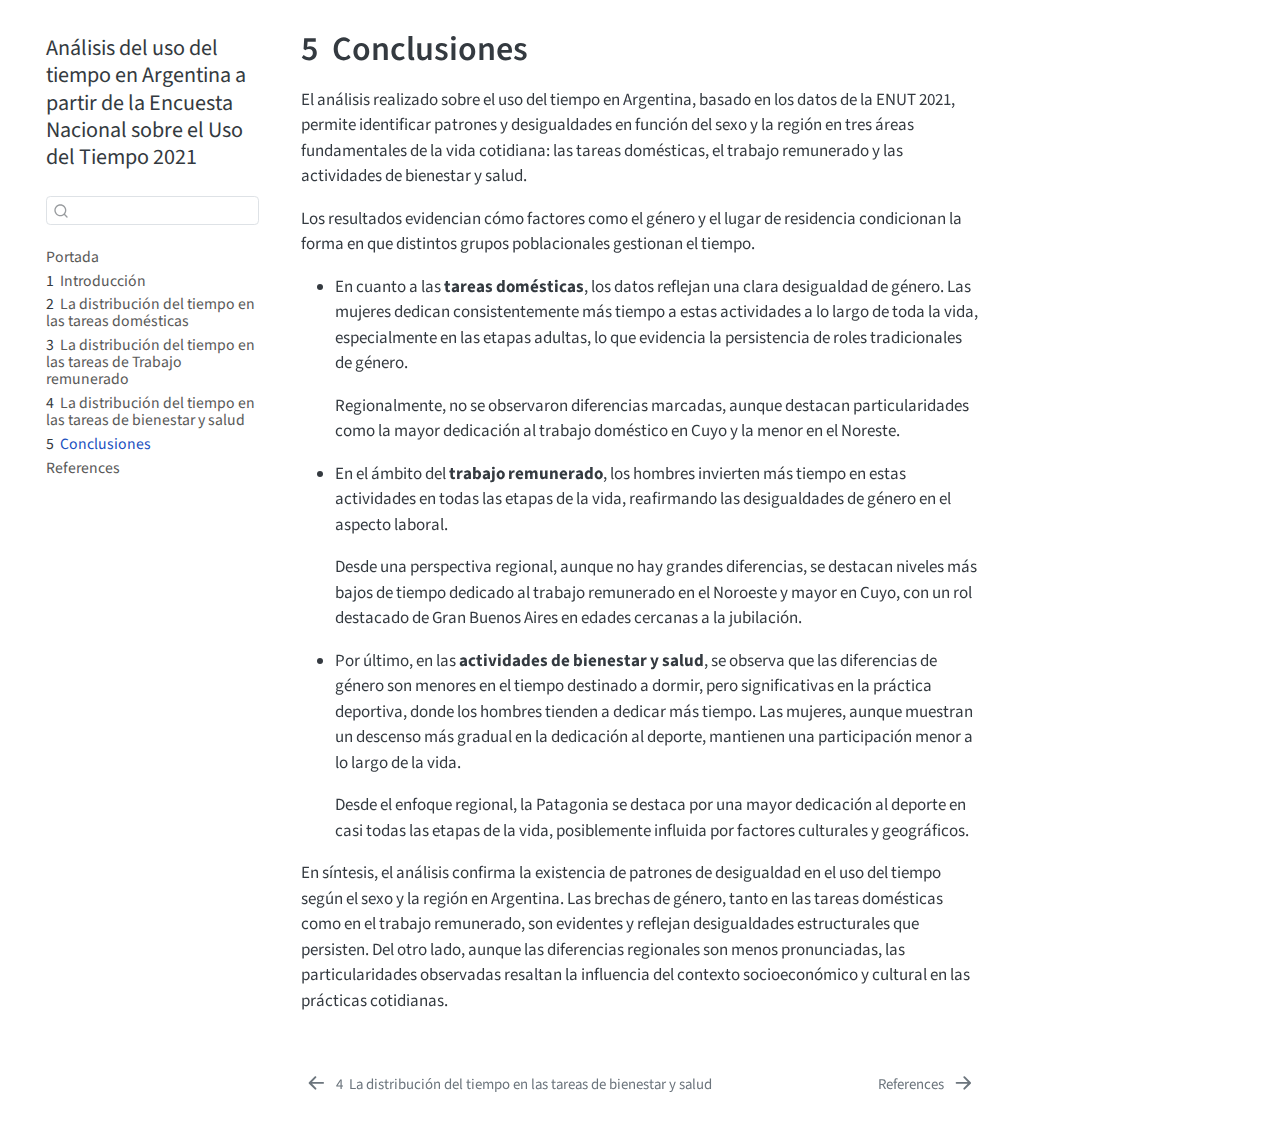
<file: libro-ENUT/_book/conclusiones.html>
<!DOCTYPE html>
<html xmlns="http://www.w3.org/1999/xhtml" lang="en" xml:lang="en"><head>

<meta charset="utf-8">
<meta name="generator" content="quarto-1.5.57">

<meta name="viewport" content="width=device-width, initial-scale=1.0, user-scalable=yes">


<title>5&nbsp; Conclusiones – Análisis del uso del tiempo en Argentina a partir de la Encuesta Nacional sobre el Uso del Tiempo 2021</title>
<style>
code{white-space: pre-wrap;}
span.smallcaps{font-variant: small-caps;}
div.columns{display: flex; gap: min(4vw, 1.5em);}
div.column{flex: auto; overflow-x: auto;}
div.hanging-indent{margin-left: 1.5em; text-indent: -1.5em;}
ul.task-list{list-style: none;}
ul.task-list li input[type="checkbox"] {
  width: 0.8em;
  margin: 0 0.8em 0.2em -1em; /* quarto-specific, see https://github.com/quarto-dev/quarto-cli/issues/4556 */ 
  vertical-align: middle;
}
</style>


<script src="site_libs/quarto-nav/quarto-nav.js"></script>
<script src="site_libs/quarto-nav/headroom.min.js"></script>
<script src="site_libs/clipboard/clipboard.min.js"></script>
<script src="site_libs/quarto-search/autocomplete.umd.js"></script>
<script src="site_libs/quarto-search/fuse.min.js"></script>
<script src="site_libs/quarto-search/quarto-search.js"></script>
<meta name="quarto:offset" content="./">
<link href="./references.html" rel="next">
<link href="./capitulo3.html" rel="prev">
<script src="site_libs/quarto-html/quarto.js"></script>
<script src="site_libs/quarto-html/popper.min.js"></script>
<script src="site_libs/quarto-html/tippy.umd.min.js"></script>
<script src="site_libs/quarto-html/anchor.min.js"></script>
<link href="site_libs/quarto-html/tippy.css" rel="stylesheet">
<link href="site_libs/quarto-html/quarto-syntax-highlighting.css" rel="stylesheet" id="quarto-text-highlighting-styles">
<script src="site_libs/bootstrap/bootstrap.min.js"></script>
<link href="site_libs/bootstrap/bootstrap-icons.css" rel="stylesheet">
<link href="site_libs/bootstrap/bootstrap.min.css" rel="stylesheet" id="quarto-bootstrap" data-mode="light">
<script id="quarto-search-options" type="application/json">{
  "location": "sidebar",
  "copy-button": false,
  "collapse-after": 3,
  "panel-placement": "start",
  "type": "textbox",
  "limit": 50,
  "keyboard-shortcut": [
    "f",
    "/",
    "s"
  ],
  "show-item-context": false,
  "language": {
    "search-no-results-text": "No results",
    "search-matching-documents-text": "matching documents",
    "search-copy-link-title": "Copy link to search",
    "search-hide-matches-text": "Hide additional matches",
    "search-more-match-text": "more match in this document",
    "search-more-matches-text": "more matches in this document",
    "search-clear-button-title": "Clear",
    "search-text-placeholder": "",
    "search-detached-cancel-button-title": "Cancel",
    "search-submit-button-title": "Submit",
    "search-label": "Search"
  }
}</script>


</head>

<body class="nav-sidebar floating">

<div id="quarto-search-results"></div>
  <header id="quarto-header" class="headroom fixed-top">
  <nav class="quarto-secondary-nav">
    <div class="container-fluid d-flex">
      <button type="button" class="quarto-btn-toggle btn" data-bs-toggle="collapse" role="button" data-bs-target=".quarto-sidebar-collapse-item" aria-controls="quarto-sidebar" aria-expanded="false" aria-label="Toggle sidebar navigation" onclick="if (window.quartoToggleHeadroom) { window.quartoToggleHeadroom(); }">
        <i class="bi bi-layout-text-sidebar-reverse"></i>
      </button>
        <nav class="quarto-page-breadcrumbs" aria-label="breadcrumb"><ol class="breadcrumb"><li class="breadcrumb-item"><a href="./conclusiones.html"><span class="chapter-number">5</span>&nbsp; <span class="chapter-title">Conclusiones</span></a></li></ol></nav>
        <a class="flex-grow-1" role="navigation" data-bs-toggle="collapse" data-bs-target=".quarto-sidebar-collapse-item" aria-controls="quarto-sidebar" aria-expanded="false" aria-label="Toggle sidebar navigation" onclick="if (window.quartoToggleHeadroom) { window.quartoToggleHeadroom(); }">      
        </a>
      <button type="button" class="btn quarto-search-button" aria-label="Search" onclick="window.quartoOpenSearch();">
        <i class="bi bi-search"></i>
      </button>
    </div>
  </nav>
</header>
<!-- content -->
<div id="quarto-content" class="quarto-container page-columns page-rows-contents page-layout-article">
<!-- sidebar -->
  <nav id="quarto-sidebar" class="sidebar collapse collapse-horizontal quarto-sidebar-collapse-item sidebar-navigation floating overflow-auto">
    <div class="pt-lg-2 mt-2 text-left sidebar-header">
    <div class="sidebar-title mb-0 py-0">
      <a href="./">Análisis del uso del tiempo en Argentina a partir de la Encuesta Nacional sobre el Uso del Tiempo 2021</a> 
    </div>
      </div>
        <div class="mt-2 flex-shrink-0 align-items-center">
        <div class="sidebar-search">
        <div id="quarto-search" class="" title="Search"></div>
        </div>
        </div>
    <div class="sidebar-menu-container"> 
    <ul class="list-unstyled mt-1">
        <li class="sidebar-item">
  <div class="sidebar-item-container"> 
  <a href="./index.html" class="sidebar-item-text sidebar-link">
 <span class="menu-text">Portada</span></a>
  </div>
</li>
        <li class="sidebar-item">
  <div class="sidebar-item-container"> 
  <a href="./intro.html" class="sidebar-item-text sidebar-link">
 <span class="menu-text"><span class="chapter-number">1</span>&nbsp; <span class="chapter-title">Introducción</span></span></a>
  </div>
</li>
        <li class="sidebar-item">
  <div class="sidebar-item-container"> 
  <a href="./capitulo1.html" class="sidebar-item-text sidebar-link">
 <span class="menu-text"><span class="chapter-number">2</span>&nbsp; <span class="chapter-title">La distribución del tiempo en las tareas domésticas</span></span></a>
  </div>
</li>
        <li class="sidebar-item">
  <div class="sidebar-item-container"> 
  <a href="./capitulo2.html" class="sidebar-item-text sidebar-link">
 <span class="menu-text"><span class="chapter-number">3</span>&nbsp; <span class="chapter-title">La distribución del tiempo en las tareas de Trabajo remunerado</span></span></a>
  </div>
</li>
        <li class="sidebar-item">
  <div class="sidebar-item-container"> 
  <a href="./capitulo3.html" class="sidebar-item-text sidebar-link">
 <span class="menu-text"><span class="chapter-number">4</span>&nbsp; <span class="chapter-title">La distribución del tiempo en las tareas de bienestar y salud</span></span></a>
  </div>
</li>
        <li class="sidebar-item">
  <div class="sidebar-item-container"> 
  <a href="./conclusiones.html" class="sidebar-item-text sidebar-link active">
 <span class="menu-text"><span class="chapter-number">5</span>&nbsp; <span class="chapter-title">Conclusiones</span></span></a>
  </div>
</li>
        <li class="sidebar-item">
  <div class="sidebar-item-container"> 
  <a href="./references.html" class="sidebar-item-text sidebar-link">
 <span class="menu-text">References</span></a>
  </div>
</li>
    </ul>
    </div>
</nav>
<div id="quarto-sidebar-glass" class="quarto-sidebar-collapse-item" data-bs-toggle="collapse" data-bs-target=".quarto-sidebar-collapse-item"></div>
<!-- margin-sidebar -->
    <div id="quarto-margin-sidebar" class="sidebar margin-sidebar zindex-bottom">
        
    </div>
<!-- main -->
<main class="content" id="quarto-document-content">

<header id="title-block-header" class="quarto-title-block default">
<div class="quarto-title">
<h1 class="title"><span class="chapter-number">5</span>&nbsp; <span class="chapter-title">Conclusiones</span></h1>
</div>



<div class="quarto-title-meta">

    
  
    
  </div>
  


</header>


<p>El análisis realizado sobre el uso del tiempo en Argentina, basado en los datos de la ENUT 2021, permite identificar patrones y desigualdades en función del sexo y la región en tres áreas fundamentales de la vida cotidiana: las tareas domésticas, el trabajo remunerado y las actividades de bienestar y salud.</p>
<p>Los resultados evidencian cómo factores como el género y el lugar de residencia condicionan la forma en que distintos grupos poblacionales gestionan el tiempo.</p>
<ul>
<li><p>En cuanto a las <strong>tareas domésticas</strong>, los datos reflejan una clara desigualdad de género. Las mujeres dedican consistentemente más tiempo a estas actividades a lo largo de toda la vida, especialmente en las etapas adultas, lo que evidencia la persistencia de roles tradicionales de género.</p>
<p>Regionalmente, no se observaron diferencias marcadas, aunque destacan particularidades como la mayor dedicación al trabajo doméstico en Cuyo y la menor en el Noreste.</p></li>
<li><p>En el ámbito del <strong>trabajo remunerado</strong>, los hombres invierten más tiempo en estas actividades en todas las etapas de la vida, reafirmando las desigualdades de género en el aspecto laboral.</p>
<p>Desde una perspectiva regional, aunque no hay grandes diferencias, se destacan niveles más bajos de tiempo dedicado al trabajo remunerado en el Noroeste y mayor en Cuyo, con un rol destacado de Gran Buenos Aires en edades cercanas a la jubilación.</p></li>
<li><p>Por último, en las <strong>actividades de bienestar y salud</strong>, se observa que las diferencias de género son menores en el tiempo destinado a dormir, pero significativas en la práctica deportiva, donde los hombres tienden a dedicar más tiempo. Las mujeres, aunque muestran un descenso más gradual en la dedicación al deporte, mantienen una participación menor a lo largo de la vida.</p>
<p>Desde el enfoque regional, la Patagonia se destaca por una mayor dedicación al deporte en casi todas las etapas de la vida, posiblemente influida por factores culturales y geográficos.</p></li>
</ul>
<p>En síntesis, el análisis confirma la existencia de patrones de desigualdad en el uso del tiempo según el sexo y la región en Argentina. Las brechas de género, tanto en las tareas domésticas como en el trabajo remunerado, son evidentes y reflejan desigualdades estructurales que persisten. Del otro lado, aunque las diferencias regionales son menos pronunciadas, las particularidades observadas resaltan la influencia del contexto socioeconómico y cultural en las prácticas cotidianas.</p>



</main> <!-- /main -->
<script id="quarto-html-after-body" type="application/javascript">
window.document.addEventListener("DOMContentLoaded", function (event) {
  const toggleBodyColorMode = (bsSheetEl) => {
    const mode = bsSheetEl.getAttribute("data-mode");
    const bodyEl = window.document.querySelector("body");
    if (mode === "dark") {
      bodyEl.classList.add("quarto-dark");
      bodyEl.classList.remove("quarto-light");
    } else {
      bodyEl.classList.add("quarto-light");
      bodyEl.classList.remove("quarto-dark");
    }
  }
  const toggleBodyColorPrimary = () => {
    const bsSheetEl = window.document.querySelector("link#quarto-bootstrap");
    if (bsSheetEl) {
      toggleBodyColorMode(bsSheetEl);
    }
  }
  toggleBodyColorPrimary();  
  const icon = "";
  const anchorJS = new window.AnchorJS();
  anchorJS.options = {
    placement: 'right',
    icon: icon
  };
  anchorJS.add('.anchored');
  const isCodeAnnotation = (el) => {
    for (const clz of el.classList) {
      if (clz.startsWith('code-annotation-')) {                     
        return true;
      }
    }
    return false;
  }
  const onCopySuccess = function(e) {
    // button target
    const button = e.trigger;
    // don't keep focus
    button.blur();
    // flash "checked"
    button.classList.add('code-copy-button-checked');
    var currentTitle = button.getAttribute("title");
    button.setAttribute("title", "Copied!");
    let tooltip;
    if (window.bootstrap) {
      button.setAttribute("data-bs-toggle", "tooltip");
      button.setAttribute("data-bs-placement", "left");
      button.setAttribute("data-bs-title", "Copied!");
      tooltip = new bootstrap.Tooltip(button, 
        { trigger: "manual", 
          customClass: "code-copy-button-tooltip",
          offset: [0, -8]});
      tooltip.show();    
    }
    setTimeout(function() {
      if (tooltip) {
        tooltip.hide();
        button.removeAttribute("data-bs-title");
        button.removeAttribute("data-bs-toggle");
        button.removeAttribute("data-bs-placement");
      }
      button.setAttribute("title", currentTitle);
      button.classList.remove('code-copy-button-checked');
    }, 1000);
    // clear code selection
    e.clearSelection();
  }
  const getTextToCopy = function(trigger) {
      const codeEl = trigger.previousElementSibling.cloneNode(true);
      for (const childEl of codeEl.children) {
        if (isCodeAnnotation(childEl)) {
          childEl.remove();
        }
      }
      return codeEl.innerText;
  }
  const clipboard = new window.ClipboardJS('.code-copy-button:not([data-in-quarto-modal])', {
    text: getTextToCopy
  });
  clipboard.on('success', onCopySuccess);
  if (window.document.getElementById('quarto-embedded-source-code-modal')) {
    // For code content inside modals, clipBoardJS needs to be initialized with a container option
    // TODO: Check when it could be a function (https://github.com/zenorocha/clipboard.js/issues/860)
    const clipboardModal = new window.ClipboardJS('.code-copy-button[data-in-quarto-modal]', {
      text: getTextToCopy,
      container: window.document.getElementById('quarto-embedded-source-code-modal')
    });
    clipboardModal.on('success', onCopySuccess);
  }
    var localhostRegex = new RegExp(/^(?:http|https):\/\/localhost\:?[0-9]*\//);
    var mailtoRegex = new RegExp(/^mailto:/);
      var filterRegex = new RegExp('/' + window.location.host + '/');
    var isInternal = (href) => {
        return filterRegex.test(href) || localhostRegex.test(href) || mailtoRegex.test(href);
    }
    // Inspect non-navigation links and adorn them if external
 	var links = window.document.querySelectorAll('a[href]:not(.nav-link):not(.navbar-brand):not(.toc-action):not(.sidebar-link):not(.sidebar-item-toggle):not(.pagination-link):not(.no-external):not([aria-hidden]):not(.dropdown-item):not(.quarto-navigation-tool):not(.about-link)');
    for (var i=0; i<links.length; i++) {
      const link = links[i];
      if (!isInternal(link.href)) {
        // undo the damage that might have been done by quarto-nav.js in the case of
        // links that we want to consider external
        if (link.dataset.originalHref !== undefined) {
          link.href = link.dataset.originalHref;
        }
      }
    }
  function tippyHover(el, contentFn, onTriggerFn, onUntriggerFn) {
    const config = {
      allowHTML: true,
      maxWidth: 500,
      delay: 100,
      arrow: false,
      appendTo: function(el) {
          return el.parentElement;
      },
      interactive: true,
      interactiveBorder: 10,
      theme: 'quarto',
      placement: 'bottom-start',
    };
    if (contentFn) {
      config.content = contentFn;
    }
    if (onTriggerFn) {
      config.onTrigger = onTriggerFn;
    }
    if (onUntriggerFn) {
      config.onUntrigger = onUntriggerFn;
    }
    window.tippy(el, config); 
  }
  const noterefs = window.document.querySelectorAll('a[role="doc-noteref"]');
  for (var i=0; i<noterefs.length; i++) {
    const ref = noterefs[i];
    tippyHover(ref, function() {
      // use id or data attribute instead here
      let href = ref.getAttribute('data-footnote-href') || ref.getAttribute('href');
      try { href = new URL(href).hash; } catch {}
      const id = href.replace(/^#\/?/, "");
      const note = window.document.getElementById(id);
      if (note) {
        return note.innerHTML;
      } else {
        return "";
      }
    });
  }
  const xrefs = window.document.querySelectorAll('a.quarto-xref');
  const processXRef = (id, note) => {
    // Strip column container classes
    const stripColumnClz = (el) => {
      el.classList.remove("page-full", "page-columns");
      if (el.children) {
        for (const child of el.children) {
          stripColumnClz(child);
        }
      }
    }
    stripColumnClz(note)
    if (id === null || id.startsWith('sec-')) {
      // Special case sections, only their first couple elements
      const container = document.createElement("div");
      if (note.children && note.children.length > 2) {
        container.appendChild(note.children[0].cloneNode(true));
        for (let i = 1; i < note.children.length; i++) {
          const child = note.children[i];
          if (child.tagName === "P" && child.innerText === "") {
            continue;
          } else {
            container.appendChild(child.cloneNode(true));
            break;
          }
        }
        if (window.Quarto?.typesetMath) {
          window.Quarto.typesetMath(container);
        }
        return container.innerHTML
      } else {
        if (window.Quarto?.typesetMath) {
          window.Quarto.typesetMath(note);
        }
        return note.innerHTML;
      }
    } else {
      // Remove any anchor links if they are present
      const anchorLink = note.querySelector('a.anchorjs-link');
      if (anchorLink) {
        anchorLink.remove();
      }
      if (window.Quarto?.typesetMath) {
        window.Quarto.typesetMath(note);
      }
      // TODO in 1.5, we should make sure this works without a callout special case
      if (note.classList.contains("callout")) {
        return note.outerHTML;
      } else {
        return note.innerHTML;
      }
    }
  }
  for (var i=0; i<xrefs.length; i++) {
    const xref = xrefs[i];
    tippyHover(xref, undefined, function(instance) {
      instance.disable();
      let url = xref.getAttribute('href');
      let hash = undefined; 
      if (url.startsWith('#')) {
        hash = url;
      } else {
        try { hash = new URL(url).hash; } catch {}
      }
      if (hash) {
        const id = hash.replace(/^#\/?/, "");
        const note = window.document.getElementById(id);
        if (note !== null) {
          try {
            const html = processXRef(id, note.cloneNode(true));
            instance.setContent(html);
          } finally {
            instance.enable();
            instance.show();
          }
        } else {
          // See if we can fetch this
          fetch(url.split('#')[0])
          .then(res => res.text())
          .then(html => {
            const parser = new DOMParser();
            const htmlDoc = parser.parseFromString(html, "text/html");
            const note = htmlDoc.getElementById(id);
            if (note !== null) {
              const html = processXRef(id, note);
              instance.setContent(html);
            } 
          }).finally(() => {
            instance.enable();
            instance.show();
          });
        }
      } else {
        // See if we can fetch a full url (with no hash to target)
        // This is a special case and we should probably do some content thinning / targeting
        fetch(url)
        .then(res => res.text())
        .then(html => {
          const parser = new DOMParser();
          const htmlDoc = parser.parseFromString(html, "text/html");
          const note = htmlDoc.querySelector('main.content');
          if (note !== null) {
            // This should only happen for chapter cross references
            // (since there is no id in the URL)
            // remove the first header
            if (note.children.length > 0 && note.children[0].tagName === "HEADER") {
              note.children[0].remove();
            }
            const html = processXRef(null, note);
            instance.setContent(html);
          } 
        }).finally(() => {
          instance.enable();
          instance.show();
        });
      }
    }, function(instance) {
    });
  }
      let selectedAnnoteEl;
      const selectorForAnnotation = ( cell, annotation) => {
        let cellAttr = 'data-code-cell="' + cell + '"';
        let lineAttr = 'data-code-annotation="' +  annotation + '"';
        const selector = 'span[' + cellAttr + '][' + lineAttr + ']';
        return selector;
      }
      const selectCodeLines = (annoteEl) => {
        const doc = window.document;
        const targetCell = annoteEl.getAttribute("data-target-cell");
        const targetAnnotation = annoteEl.getAttribute("data-target-annotation");
        const annoteSpan = window.document.querySelector(selectorForAnnotation(targetCell, targetAnnotation));
        const lines = annoteSpan.getAttribute("data-code-lines").split(",");
        const lineIds = lines.map((line) => {
          return targetCell + "-" + line;
        })
        let top = null;
        let height = null;
        let parent = null;
        if (lineIds.length > 0) {
            //compute the position of the single el (top and bottom and make a div)
            const el = window.document.getElementById(lineIds[0]);
            top = el.offsetTop;
            height = el.offsetHeight;
            parent = el.parentElement.parentElement;
          if (lineIds.length > 1) {
            const lastEl = window.document.getElementById(lineIds[lineIds.length - 1]);
            const bottom = lastEl.offsetTop + lastEl.offsetHeight;
            height = bottom - top;
          }
          if (top !== null && height !== null && parent !== null) {
            // cook up a div (if necessary) and position it 
            let div = window.document.getElementById("code-annotation-line-highlight");
            if (div === null) {
              div = window.document.createElement("div");
              div.setAttribute("id", "code-annotation-line-highlight");
              div.style.position = 'absolute';
              parent.appendChild(div);
            }
            div.style.top = top - 2 + "px";
            div.style.height = height + 4 + "px";
            div.style.left = 0;
            let gutterDiv = window.document.getElementById("code-annotation-line-highlight-gutter");
            if (gutterDiv === null) {
              gutterDiv = window.document.createElement("div");
              gutterDiv.setAttribute("id", "code-annotation-line-highlight-gutter");
              gutterDiv.style.position = 'absolute';
              const codeCell = window.document.getElementById(targetCell);
              const gutter = codeCell.querySelector('.code-annotation-gutter');
              gutter.appendChild(gutterDiv);
            }
            gutterDiv.style.top = top - 2 + "px";
            gutterDiv.style.height = height + 4 + "px";
          }
          selectedAnnoteEl = annoteEl;
        }
      };
      const unselectCodeLines = () => {
        const elementsIds = ["code-annotation-line-highlight", "code-annotation-line-highlight-gutter"];
        elementsIds.forEach((elId) => {
          const div = window.document.getElementById(elId);
          if (div) {
            div.remove();
          }
        });
        selectedAnnoteEl = undefined;
      };
        // Handle positioning of the toggle
    window.addEventListener(
      "resize",
      throttle(() => {
        elRect = undefined;
        if (selectedAnnoteEl) {
          selectCodeLines(selectedAnnoteEl);
        }
      }, 10)
    );
    function throttle(fn, ms) {
    let throttle = false;
    let timer;
      return (...args) => {
        if(!throttle) { // first call gets through
            fn.apply(this, args);
            throttle = true;
        } else { // all the others get throttled
            if(timer) clearTimeout(timer); // cancel #2
            timer = setTimeout(() => {
              fn.apply(this, args);
              timer = throttle = false;
            }, ms);
        }
      };
    }
      // Attach click handler to the DT
      const annoteDls = window.document.querySelectorAll('dt[data-target-cell]');
      for (const annoteDlNode of annoteDls) {
        annoteDlNode.addEventListener('click', (event) => {
          const clickedEl = event.target;
          if (clickedEl !== selectedAnnoteEl) {
            unselectCodeLines();
            const activeEl = window.document.querySelector('dt[data-target-cell].code-annotation-active');
            if (activeEl) {
              activeEl.classList.remove('code-annotation-active');
            }
            selectCodeLines(clickedEl);
            clickedEl.classList.add('code-annotation-active');
          } else {
            // Unselect the line
            unselectCodeLines();
            clickedEl.classList.remove('code-annotation-active');
          }
        });
      }
  const findCites = (el) => {
    const parentEl = el.parentElement;
    if (parentEl) {
      const cites = parentEl.dataset.cites;
      if (cites) {
        return {
          el,
          cites: cites.split(' ')
        };
      } else {
        return findCites(el.parentElement)
      }
    } else {
      return undefined;
    }
  };
  var bibliorefs = window.document.querySelectorAll('a[role="doc-biblioref"]');
  for (var i=0; i<bibliorefs.length; i++) {
    const ref = bibliorefs[i];
    const citeInfo = findCites(ref);
    if (citeInfo) {
      tippyHover(citeInfo.el, function() {
        var popup = window.document.createElement('div');
        citeInfo.cites.forEach(function(cite) {
          var citeDiv = window.document.createElement('div');
          citeDiv.classList.add('hanging-indent');
          citeDiv.classList.add('csl-entry');
          var biblioDiv = window.document.getElementById('ref-' + cite);
          if (biblioDiv) {
            citeDiv.innerHTML = biblioDiv.innerHTML;
          }
          popup.appendChild(citeDiv);
        });
        return popup.innerHTML;
      });
    }
  }
});
</script>
<nav class="page-navigation">
  <div class="nav-page nav-page-previous">
      <a href="./capitulo3.html" class="pagination-link" aria-label="La distribución del tiempo en las tareas de bienestar y salud">
        <i class="bi bi-arrow-left-short"></i> <span class="nav-page-text"><span class="chapter-number">4</span>&nbsp; <span class="chapter-title">La distribución del tiempo en las tareas de bienestar y salud</span></span>
      </a>          
  </div>
  <div class="nav-page nav-page-next">
      <a href="./references.html" class="pagination-link" aria-label="References">
        <span class="nav-page-text">References</span> <i class="bi bi-arrow-right-short"></i>
      </a>
  </div>
</nav>
</div> <!-- /content -->




</body></html>
</file>
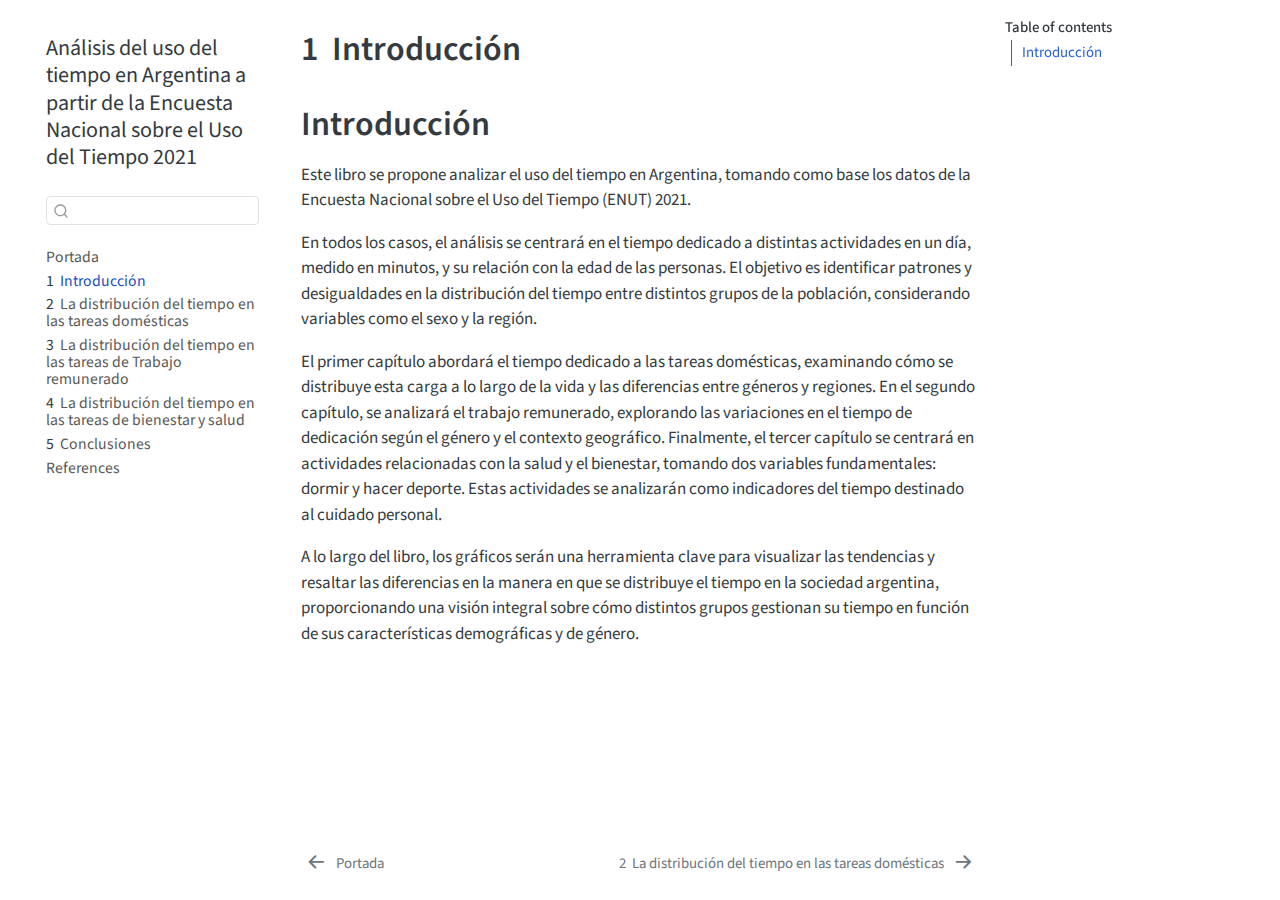
<file: libro-ENUT/_book/intro.html>
<!DOCTYPE html>
<html xmlns="http://www.w3.org/1999/xhtml" lang="en" xml:lang="en"><head>

<meta charset="utf-8">
<meta name="generator" content="quarto-1.5.57">

<meta name="viewport" content="width=device-width, initial-scale=1.0, user-scalable=yes">


<title>1&nbsp; Introducción – Análisis del uso del tiempo en Argentina a partir de la Encuesta Nacional sobre el Uso del Tiempo 2021</title>
<style>
code{white-space: pre-wrap;}
span.smallcaps{font-variant: small-caps;}
div.columns{display: flex; gap: min(4vw, 1.5em);}
div.column{flex: auto; overflow-x: auto;}
div.hanging-indent{margin-left: 1.5em; text-indent: -1.5em;}
ul.task-list{list-style: none;}
ul.task-list li input[type="checkbox"] {
  width: 0.8em;
  margin: 0 0.8em 0.2em -1em; /* quarto-specific, see https://github.com/quarto-dev/quarto-cli/issues/4556 */ 
  vertical-align: middle;
}
</style>


<script src="site_libs/quarto-nav/quarto-nav.js"></script>
<script src="site_libs/quarto-nav/headroom.min.js"></script>
<script src="site_libs/clipboard/clipboard.min.js"></script>
<script src="site_libs/quarto-search/autocomplete.umd.js"></script>
<script src="site_libs/quarto-search/fuse.min.js"></script>
<script src="site_libs/quarto-search/quarto-search.js"></script>
<meta name="quarto:offset" content="./">
<link href="./capitulo1.html" rel="next">
<link href="./index.html" rel="prev">
<script src="site_libs/quarto-html/quarto.js"></script>
<script src="site_libs/quarto-html/popper.min.js"></script>
<script src="site_libs/quarto-html/tippy.umd.min.js"></script>
<script src="site_libs/quarto-html/anchor.min.js"></script>
<link href="site_libs/quarto-html/tippy.css" rel="stylesheet">
<link href="site_libs/quarto-html/quarto-syntax-highlighting.css" rel="stylesheet" id="quarto-text-highlighting-styles">
<script src="site_libs/bootstrap/bootstrap.min.js"></script>
<link href="site_libs/bootstrap/bootstrap-icons.css" rel="stylesheet">
<link href="site_libs/bootstrap/bootstrap.min.css" rel="stylesheet" id="quarto-bootstrap" data-mode="light">
<script id="quarto-search-options" type="application/json">{
  "location": "sidebar",
  "copy-button": false,
  "collapse-after": 3,
  "panel-placement": "start",
  "type": "textbox",
  "limit": 50,
  "keyboard-shortcut": [
    "f",
    "/",
    "s"
  ],
  "show-item-context": false,
  "language": {
    "search-no-results-text": "No results",
    "search-matching-documents-text": "matching documents",
    "search-copy-link-title": "Copy link to search",
    "search-hide-matches-text": "Hide additional matches",
    "search-more-match-text": "more match in this document",
    "search-more-matches-text": "more matches in this document",
    "search-clear-button-title": "Clear",
    "search-text-placeholder": "",
    "search-detached-cancel-button-title": "Cancel",
    "search-submit-button-title": "Submit",
    "search-label": "Search"
  }
}</script>


</head>

<body class="nav-sidebar floating">

<div id="quarto-search-results"></div>
  <header id="quarto-header" class="headroom fixed-top">
  <nav class="quarto-secondary-nav">
    <div class="container-fluid d-flex">
      <button type="button" class="quarto-btn-toggle btn" data-bs-toggle="collapse" role="button" data-bs-target=".quarto-sidebar-collapse-item" aria-controls="quarto-sidebar" aria-expanded="false" aria-label="Toggle sidebar navigation" onclick="if (window.quartoToggleHeadroom) { window.quartoToggleHeadroom(); }">
        <i class="bi bi-layout-text-sidebar-reverse"></i>
      </button>
        <nav class="quarto-page-breadcrumbs" aria-label="breadcrumb"><ol class="breadcrumb"><li class="breadcrumb-item"><a href="./intro.html"><span class="chapter-number">1</span>&nbsp; <span class="chapter-title">Introducción</span></a></li></ol></nav>
        <a class="flex-grow-1" role="navigation" data-bs-toggle="collapse" data-bs-target=".quarto-sidebar-collapse-item" aria-controls="quarto-sidebar" aria-expanded="false" aria-label="Toggle sidebar navigation" onclick="if (window.quartoToggleHeadroom) { window.quartoToggleHeadroom(); }">      
        </a>
      <button type="button" class="btn quarto-search-button" aria-label="Search" onclick="window.quartoOpenSearch();">
        <i class="bi bi-search"></i>
      </button>
    </div>
  </nav>
</header>
<!-- content -->
<div id="quarto-content" class="quarto-container page-columns page-rows-contents page-layout-article">
<!-- sidebar -->
  <nav id="quarto-sidebar" class="sidebar collapse collapse-horizontal quarto-sidebar-collapse-item sidebar-navigation floating overflow-auto">
    <div class="pt-lg-2 mt-2 text-left sidebar-header">
    <div class="sidebar-title mb-0 py-0">
      <a href="./">Análisis del uso del tiempo en Argentina a partir de la Encuesta Nacional sobre el Uso del Tiempo 2021</a> 
    </div>
      </div>
        <div class="mt-2 flex-shrink-0 align-items-center">
        <div class="sidebar-search">
        <div id="quarto-search" class="" title="Search"></div>
        </div>
        </div>
    <div class="sidebar-menu-container"> 
    <ul class="list-unstyled mt-1">
        <li class="sidebar-item">
  <div class="sidebar-item-container"> 
  <a href="./index.html" class="sidebar-item-text sidebar-link">
 <span class="menu-text">Portada</span></a>
  </div>
</li>
        <li class="sidebar-item">
  <div class="sidebar-item-container"> 
  <a href="./intro.html" class="sidebar-item-text sidebar-link active">
 <span class="menu-text"><span class="chapter-number">1</span>&nbsp; <span class="chapter-title">Introducción</span></span></a>
  </div>
</li>
        <li class="sidebar-item">
  <div class="sidebar-item-container"> 
  <a href="./capitulo1.html" class="sidebar-item-text sidebar-link">
 <span class="menu-text"><span class="chapter-number">2</span>&nbsp; <span class="chapter-title">La distribución del tiempo en las tareas domésticas</span></span></a>
  </div>
</li>
        <li class="sidebar-item">
  <div class="sidebar-item-container"> 
  <a href="./capitulo2.html" class="sidebar-item-text sidebar-link">
 <span class="menu-text"><span class="chapter-number">3</span>&nbsp; <span class="chapter-title">La distribución del tiempo en las tareas de Trabajo remunerado</span></span></a>
  </div>
</li>
        <li class="sidebar-item">
  <div class="sidebar-item-container"> 
  <a href="./capitulo3.html" class="sidebar-item-text sidebar-link">
 <span class="menu-text"><span class="chapter-number">4</span>&nbsp; <span class="chapter-title">La distribución del tiempo en las tareas de bienestar y salud</span></span></a>
  </div>
</li>
        <li class="sidebar-item">
  <div class="sidebar-item-container"> 
  <a href="./conclusiones.html" class="sidebar-item-text sidebar-link">
 <span class="menu-text"><span class="chapter-number">5</span>&nbsp; <span class="chapter-title">Conclusiones</span></span></a>
  </div>
</li>
        <li class="sidebar-item">
  <div class="sidebar-item-container"> 
  <a href="./references.html" class="sidebar-item-text sidebar-link">
 <span class="menu-text">References</span></a>
  </div>
</li>
    </ul>
    </div>
</nav>
<div id="quarto-sidebar-glass" class="quarto-sidebar-collapse-item" data-bs-toggle="collapse" data-bs-target=".quarto-sidebar-collapse-item"></div>
<!-- margin-sidebar -->
    <div id="quarto-margin-sidebar" class="sidebar margin-sidebar">
        <nav id="TOC" role="doc-toc" class="toc-active">
    <h2 id="toc-title">Table of contents</h2>
   
  <ul>
  <li><a href="#introducción" id="toc-introducción" class="nav-link active" data-scroll-target="#introducción">Introducción</a></li>
  </ul>
</nav>
    </div>
<!-- main -->
<main class="content" id="quarto-document-content">

<header id="title-block-header" class="quarto-title-block default">
<div class="quarto-title">
<h1 class="title"><span class="chapter-number">1</span>&nbsp; <span class="chapter-title">Introducción</span></h1>
</div>



<div class="quarto-title-meta">

    
  
    
  </div>
  


</header>


<section id="introducción" class="level1 unnumbered">
<h1 class="unnumbered">Introducción</h1>
<p>Este libro se propone analizar el uso del tiempo en Argentina, tomando como base los datos de la Encuesta Nacional sobre el Uso del Tiempo (ENUT) 2021.</p>
<p>En todos los casos, el análisis se centrará en el tiempo dedicado a distintas actividades en un día, medido en minutos, y su relación con la edad de las personas. El objetivo es identificar patrones y desigualdades en la distribución del tiempo entre distintos grupos de la población, considerando variables como el sexo y la región.</p>
<p>El primer capítulo abordará el tiempo dedicado a las tareas domésticas, examinando cómo se distribuye esta carga a lo largo de la vida y las diferencias entre géneros y regiones. En el segundo capítulo, se analizará el trabajo remunerado, explorando las variaciones en el tiempo de dedicación según el género y el contexto geográfico. Finalmente, el tercer capítulo se centrará en actividades relacionadas con la salud y el bienestar, tomando dos variables fundamentales: dormir y hacer deporte. Estas actividades se analizarán como indicadores del tiempo destinado al cuidado personal.</p>
<p>A lo largo del libro, los gráficos serán una herramienta clave para visualizar las tendencias y resaltar las diferencias en la manera en que se distribuye el tiempo en la sociedad argentina, proporcionando una visión integral sobre cómo distintos grupos gestionan su tiempo en función de sus características demográficas y de género.</p>


</section>

</main> <!-- /main -->
<script id="quarto-html-after-body" type="application/javascript">
window.document.addEventListener("DOMContentLoaded", function (event) {
  const toggleBodyColorMode = (bsSheetEl) => {
    const mode = bsSheetEl.getAttribute("data-mode");
    const bodyEl = window.document.querySelector("body");
    if (mode === "dark") {
      bodyEl.classList.add("quarto-dark");
      bodyEl.classList.remove("quarto-light");
    } else {
      bodyEl.classList.add("quarto-light");
      bodyEl.classList.remove("quarto-dark");
    }
  }
  const toggleBodyColorPrimary = () => {
    const bsSheetEl = window.document.querySelector("link#quarto-bootstrap");
    if (bsSheetEl) {
      toggleBodyColorMode(bsSheetEl);
    }
  }
  toggleBodyColorPrimary();  
  const icon = "";
  const anchorJS = new window.AnchorJS();
  anchorJS.options = {
    placement: 'right',
    icon: icon
  };
  anchorJS.add('.anchored');
  const isCodeAnnotation = (el) => {
    for (const clz of el.classList) {
      if (clz.startsWith('code-annotation-')) {                     
        return true;
      }
    }
    return false;
  }
  const onCopySuccess = function(e) {
    // button target
    const button = e.trigger;
    // don't keep focus
    button.blur();
    // flash "checked"
    button.classList.add('code-copy-button-checked');
    var currentTitle = button.getAttribute("title");
    button.setAttribute("title", "Copied!");
    let tooltip;
    if (window.bootstrap) {
      button.setAttribute("data-bs-toggle", "tooltip");
      button.setAttribute("data-bs-placement", "left");
      button.setAttribute("data-bs-title", "Copied!");
      tooltip = new bootstrap.Tooltip(button, 
        { trigger: "manual", 
          customClass: "code-copy-button-tooltip",
          offset: [0, -8]});
      tooltip.show();    
    }
    setTimeout(function() {
      if (tooltip) {
        tooltip.hide();
        button.removeAttribute("data-bs-title");
        button.removeAttribute("data-bs-toggle");
        button.removeAttribute("data-bs-placement");
      }
      button.setAttribute("title", currentTitle);
      button.classList.remove('code-copy-button-checked');
    }, 1000);
    // clear code selection
    e.clearSelection();
  }
  const getTextToCopy = function(trigger) {
      const codeEl = trigger.previousElementSibling.cloneNode(true);
      for (const childEl of codeEl.children) {
        if (isCodeAnnotation(childEl)) {
          childEl.remove();
        }
      }
      return codeEl.innerText;
  }
  const clipboard = new window.ClipboardJS('.code-copy-button:not([data-in-quarto-modal])', {
    text: getTextToCopy
  });
  clipboard.on('success', onCopySuccess);
  if (window.document.getElementById('quarto-embedded-source-code-modal')) {
    // For code content inside modals, clipBoardJS needs to be initialized with a container option
    // TODO: Check when it could be a function (https://github.com/zenorocha/clipboard.js/issues/860)
    const clipboardModal = new window.ClipboardJS('.code-copy-button[data-in-quarto-modal]', {
      text: getTextToCopy,
      container: window.document.getElementById('quarto-embedded-source-code-modal')
    });
    clipboardModal.on('success', onCopySuccess);
  }
    var localhostRegex = new RegExp(/^(?:http|https):\/\/localhost\:?[0-9]*\//);
    var mailtoRegex = new RegExp(/^mailto:/);
      var filterRegex = new RegExp('/' + window.location.host + '/');
    var isInternal = (href) => {
        return filterRegex.test(href) || localhostRegex.test(href) || mailtoRegex.test(href);
    }
    // Inspect non-navigation links and adorn them if external
 	var links = window.document.querySelectorAll('a[href]:not(.nav-link):not(.navbar-brand):not(.toc-action):not(.sidebar-link):not(.sidebar-item-toggle):not(.pagination-link):not(.no-external):not([aria-hidden]):not(.dropdown-item):not(.quarto-navigation-tool):not(.about-link)');
    for (var i=0; i<links.length; i++) {
      const link = links[i];
      if (!isInternal(link.href)) {
        // undo the damage that might have been done by quarto-nav.js in the case of
        // links that we want to consider external
        if (link.dataset.originalHref !== undefined) {
          link.href = link.dataset.originalHref;
        }
      }
    }
  function tippyHover(el, contentFn, onTriggerFn, onUntriggerFn) {
    const config = {
      allowHTML: true,
      maxWidth: 500,
      delay: 100,
      arrow: false,
      appendTo: function(el) {
          return el.parentElement;
      },
      interactive: true,
      interactiveBorder: 10,
      theme: 'quarto',
      placement: 'bottom-start',
    };
    if (contentFn) {
      config.content = contentFn;
    }
    if (onTriggerFn) {
      config.onTrigger = onTriggerFn;
    }
    if (onUntriggerFn) {
      config.onUntrigger = onUntriggerFn;
    }
    window.tippy(el, config); 
  }
  const noterefs = window.document.querySelectorAll('a[role="doc-noteref"]');
  for (var i=0; i<noterefs.length; i++) {
    const ref = noterefs[i];
    tippyHover(ref, function() {
      // use id or data attribute instead here
      let href = ref.getAttribute('data-footnote-href') || ref.getAttribute('href');
      try { href = new URL(href).hash; } catch {}
      const id = href.replace(/^#\/?/, "");
      const note = window.document.getElementById(id);
      if (note) {
        return note.innerHTML;
      } else {
        return "";
      }
    });
  }
  const xrefs = window.document.querySelectorAll('a.quarto-xref');
  const processXRef = (id, note) => {
    // Strip column container classes
    const stripColumnClz = (el) => {
      el.classList.remove("page-full", "page-columns");
      if (el.children) {
        for (const child of el.children) {
          stripColumnClz(child);
        }
      }
    }
    stripColumnClz(note)
    if (id === null || id.startsWith('sec-')) {
      // Special case sections, only their first couple elements
      const container = document.createElement("div");
      if (note.children && note.children.length > 2) {
        container.appendChild(note.children[0].cloneNode(true));
        for (let i = 1; i < note.children.length; i++) {
          const child = note.children[i];
          if (child.tagName === "P" && child.innerText === "") {
            continue;
          } else {
            container.appendChild(child.cloneNode(true));
            break;
          }
        }
        if (window.Quarto?.typesetMath) {
          window.Quarto.typesetMath(container);
        }
        return container.innerHTML
      } else {
        if (window.Quarto?.typesetMath) {
          window.Quarto.typesetMath(note);
        }
        return note.innerHTML;
      }
    } else {
      // Remove any anchor links if they are present
      const anchorLink = note.querySelector('a.anchorjs-link');
      if (anchorLink) {
        anchorLink.remove();
      }
      if (window.Quarto?.typesetMath) {
        window.Quarto.typesetMath(note);
      }
      // TODO in 1.5, we should make sure this works without a callout special case
      if (note.classList.contains("callout")) {
        return note.outerHTML;
      } else {
        return note.innerHTML;
      }
    }
  }
  for (var i=0; i<xrefs.length; i++) {
    const xref = xrefs[i];
    tippyHover(xref, undefined, function(instance) {
      instance.disable();
      let url = xref.getAttribute('href');
      let hash = undefined; 
      if (url.startsWith('#')) {
        hash = url;
      } else {
        try { hash = new URL(url).hash; } catch {}
      }
      if (hash) {
        const id = hash.replace(/^#\/?/, "");
        const note = window.document.getElementById(id);
        if (note !== null) {
          try {
            const html = processXRef(id, note.cloneNode(true));
            instance.setContent(html);
          } finally {
            instance.enable();
            instance.show();
          }
        } else {
          // See if we can fetch this
          fetch(url.split('#')[0])
          .then(res => res.text())
          .then(html => {
            const parser = new DOMParser();
            const htmlDoc = parser.parseFromString(html, "text/html");
            const note = htmlDoc.getElementById(id);
            if (note !== null) {
              const html = processXRef(id, note);
              instance.setContent(html);
            } 
          }).finally(() => {
            instance.enable();
            instance.show();
          });
        }
      } else {
        // See if we can fetch a full url (with no hash to target)
        // This is a special case and we should probably do some content thinning / targeting
        fetch(url)
        .then(res => res.text())
        .then(html => {
          const parser = new DOMParser();
          const htmlDoc = parser.parseFromString(html, "text/html");
          const note = htmlDoc.querySelector('main.content');
          if (note !== null) {
            // This should only happen for chapter cross references
            // (since there is no id in the URL)
            // remove the first header
            if (note.children.length > 0 && note.children[0].tagName === "HEADER") {
              note.children[0].remove();
            }
            const html = processXRef(null, note);
            instance.setContent(html);
          } 
        }).finally(() => {
          instance.enable();
          instance.show();
        });
      }
    }, function(instance) {
    });
  }
      let selectedAnnoteEl;
      const selectorForAnnotation = ( cell, annotation) => {
        let cellAttr = 'data-code-cell="' + cell + '"';
        let lineAttr = 'data-code-annotation="' +  annotation + '"';
        const selector = 'span[' + cellAttr + '][' + lineAttr + ']';
        return selector;
      }
      const selectCodeLines = (annoteEl) => {
        const doc = window.document;
        const targetCell = annoteEl.getAttribute("data-target-cell");
        const targetAnnotation = annoteEl.getAttribute("data-target-annotation");
        const annoteSpan = window.document.querySelector(selectorForAnnotation(targetCell, targetAnnotation));
        const lines = annoteSpan.getAttribute("data-code-lines").split(",");
        const lineIds = lines.map((line) => {
          return targetCell + "-" + line;
        })
        let top = null;
        let height = null;
        let parent = null;
        if (lineIds.length > 0) {
            //compute the position of the single el (top and bottom and make a div)
            const el = window.document.getElementById(lineIds[0]);
            top = el.offsetTop;
            height = el.offsetHeight;
            parent = el.parentElement.parentElement;
          if (lineIds.length > 1) {
            const lastEl = window.document.getElementById(lineIds[lineIds.length - 1]);
            const bottom = lastEl.offsetTop + lastEl.offsetHeight;
            height = bottom - top;
          }
          if (top !== null && height !== null && parent !== null) {
            // cook up a div (if necessary) and position it 
            let div = window.document.getElementById("code-annotation-line-highlight");
            if (div === null) {
              div = window.document.createElement("div");
              div.setAttribute("id", "code-annotation-line-highlight");
              div.style.position = 'absolute';
              parent.appendChild(div);
            }
            div.style.top = top - 2 + "px";
            div.style.height = height + 4 + "px";
            div.style.left = 0;
            let gutterDiv = window.document.getElementById("code-annotation-line-highlight-gutter");
            if (gutterDiv === null) {
              gutterDiv = window.document.createElement("div");
              gutterDiv.setAttribute("id", "code-annotation-line-highlight-gutter");
              gutterDiv.style.position = 'absolute';
              const codeCell = window.document.getElementById(targetCell);
              const gutter = codeCell.querySelector('.code-annotation-gutter');
              gutter.appendChild(gutterDiv);
            }
            gutterDiv.style.top = top - 2 + "px";
            gutterDiv.style.height = height + 4 + "px";
          }
          selectedAnnoteEl = annoteEl;
        }
      };
      const unselectCodeLines = () => {
        const elementsIds = ["code-annotation-line-highlight", "code-annotation-line-highlight-gutter"];
        elementsIds.forEach((elId) => {
          const div = window.document.getElementById(elId);
          if (div) {
            div.remove();
          }
        });
        selectedAnnoteEl = undefined;
      };
        // Handle positioning of the toggle
    window.addEventListener(
      "resize",
      throttle(() => {
        elRect = undefined;
        if (selectedAnnoteEl) {
          selectCodeLines(selectedAnnoteEl);
        }
      }, 10)
    );
    function throttle(fn, ms) {
    let throttle = false;
    let timer;
      return (...args) => {
        if(!throttle) { // first call gets through
            fn.apply(this, args);
            throttle = true;
        } else { // all the others get throttled
            if(timer) clearTimeout(timer); // cancel #2
            timer = setTimeout(() => {
              fn.apply(this, args);
              timer = throttle = false;
            }, ms);
        }
      };
    }
      // Attach click handler to the DT
      const annoteDls = window.document.querySelectorAll('dt[data-target-cell]');
      for (const annoteDlNode of annoteDls) {
        annoteDlNode.addEventListener('click', (event) => {
          const clickedEl = event.target;
          if (clickedEl !== selectedAnnoteEl) {
            unselectCodeLines();
            const activeEl = window.document.querySelector('dt[data-target-cell].code-annotation-active');
            if (activeEl) {
              activeEl.classList.remove('code-annotation-active');
            }
            selectCodeLines(clickedEl);
            clickedEl.classList.add('code-annotation-active');
          } else {
            // Unselect the line
            unselectCodeLines();
            clickedEl.classList.remove('code-annotation-active');
          }
        });
      }
  const findCites = (el) => {
    const parentEl = el.parentElement;
    if (parentEl) {
      const cites = parentEl.dataset.cites;
      if (cites) {
        return {
          el,
          cites: cites.split(' ')
        };
      } else {
        return findCites(el.parentElement)
      }
    } else {
      return undefined;
    }
  };
  var bibliorefs = window.document.querySelectorAll('a[role="doc-biblioref"]');
  for (var i=0; i<bibliorefs.length; i++) {
    const ref = bibliorefs[i];
    const citeInfo = findCites(ref);
    if (citeInfo) {
      tippyHover(citeInfo.el, function() {
        var popup = window.document.createElement('div');
        citeInfo.cites.forEach(function(cite) {
          var citeDiv = window.document.createElement('div');
          citeDiv.classList.add('hanging-indent');
          citeDiv.classList.add('csl-entry');
          var biblioDiv = window.document.getElementById('ref-' + cite);
          if (biblioDiv) {
            citeDiv.innerHTML = biblioDiv.innerHTML;
          }
          popup.appendChild(citeDiv);
        });
        return popup.innerHTML;
      });
    }
  }
});
</script>
<nav class="page-navigation">
  <div class="nav-page nav-page-previous">
      <a href="./index.html" class="pagination-link" aria-label="Portada">
        <i class="bi bi-arrow-left-short"></i> <span class="nav-page-text">Portada</span>
      </a>          
  </div>
  <div class="nav-page nav-page-next">
      <a href="./capitulo1.html" class="pagination-link" aria-label="La distribución del tiempo en las tareas domésticas">
        <span class="nav-page-text"><span class="chapter-number">2</span>&nbsp; <span class="chapter-title">La distribución del tiempo en las tareas domésticas</span></span> <i class="bi bi-arrow-right-short"></i>
      </a>
  </div>
</nav>
</div> <!-- /content -->




</body></html>
</file>
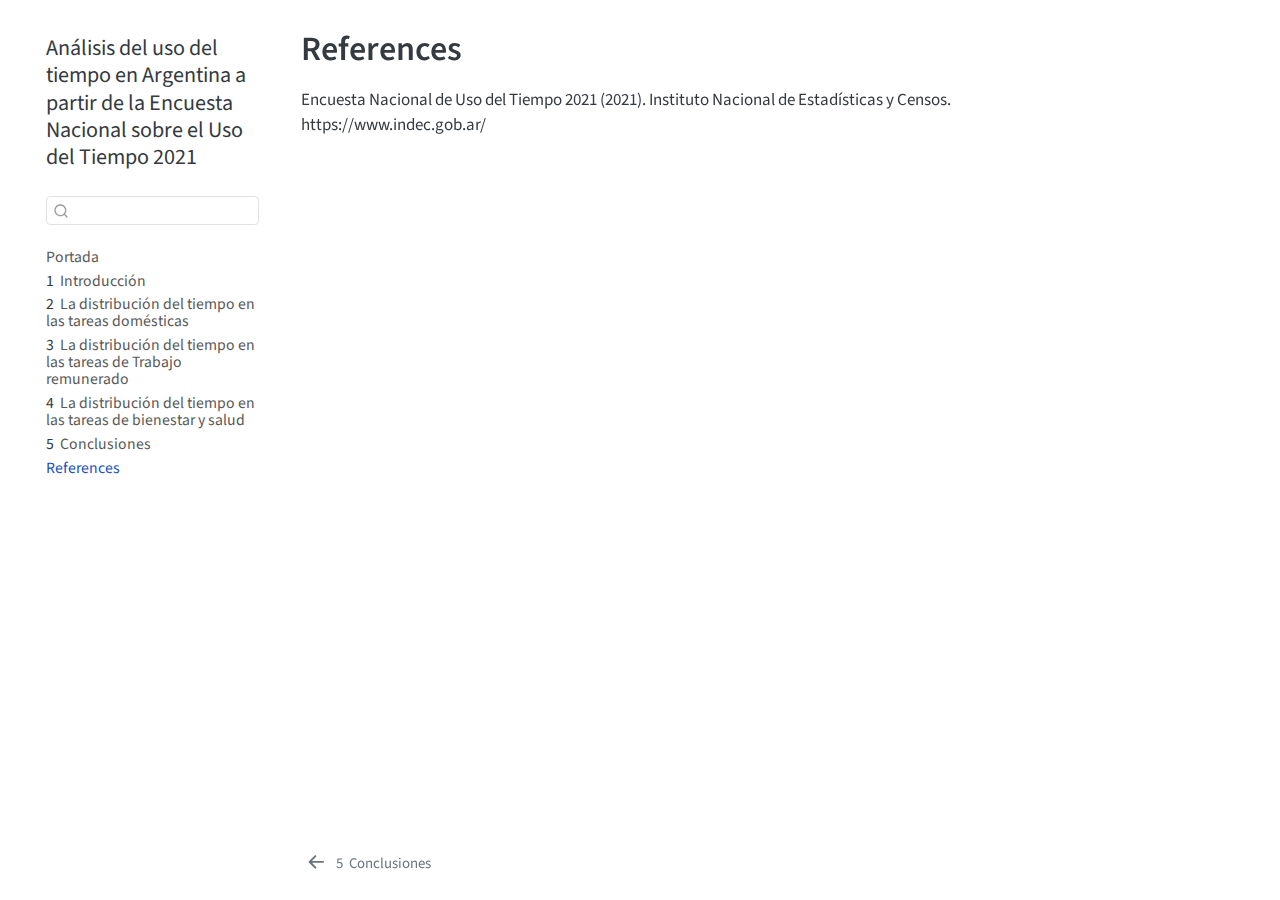
<file: libro-ENUT/_book/references.html>
<!DOCTYPE html>
<html xmlns="http://www.w3.org/1999/xhtml" lang="en" xml:lang="en"><head>

<meta charset="utf-8">
<meta name="generator" content="quarto-1.5.57">

<meta name="viewport" content="width=device-width, initial-scale=1.0, user-scalable=yes">


<title>References – Análisis del uso del tiempo en Argentina a partir de la Encuesta Nacional sobre el Uso del Tiempo 2021</title>
<style>
code{white-space: pre-wrap;}
span.smallcaps{font-variant: small-caps;}
div.columns{display: flex; gap: min(4vw, 1.5em);}
div.column{flex: auto; overflow-x: auto;}
div.hanging-indent{margin-left: 1.5em; text-indent: -1.5em;}
ul.task-list{list-style: none;}
ul.task-list li input[type="checkbox"] {
  width: 0.8em;
  margin: 0 0.8em 0.2em -1em; /* quarto-specific, see https://github.com/quarto-dev/quarto-cli/issues/4556 */ 
  vertical-align: middle;
}
</style>


<script src="site_libs/quarto-nav/quarto-nav.js"></script>
<script src="site_libs/quarto-nav/headroom.min.js"></script>
<script src="site_libs/clipboard/clipboard.min.js"></script>
<script src="site_libs/quarto-search/autocomplete.umd.js"></script>
<script src="site_libs/quarto-search/fuse.min.js"></script>
<script src="site_libs/quarto-search/quarto-search.js"></script>
<meta name="quarto:offset" content="./">
<link href="./conclusiones.html" rel="prev">
<script src="site_libs/quarto-html/quarto.js"></script>
<script src="site_libs/quarto-html/popper.min.js"></script>
<script src="site_libs/quarto-html/tippy.umd.min.js"></script>
<script src="site_libs/quarto-html/anchor.min.js"></script>
<link href="site_libs/quarto-html/tippy.css" rel="stylesheet">
<link href="site_libs/quarto-html/quarto-syntax-highlighting.css" rel="stylesheet" id="quarto-text-highlighting-styles">
<script src="site_libs/bootstrap/bootstrap.min.js"></script>
<link href="site_libs/bootstrap/bootstrap-icons.css" rel="stylesheet">
<link href="site_libs/bootstrap/bootstrap.min.css" rel="stylesheet" id="quarto-bootstrap" data-mode="light">
<script id="quarto-search-options" type="application/json">{
  "location": "sidebar",
  "copy-button": false,
  "collapse-after": 3,
  "panel-placement": "start",
  "type": "textbox",
  "limit": 50,
  "keyboard-shortcut": [
    "f",
    "/",
    "s"
  ],
  "show-item-context": false,
  "language": {
    "search-no-results-text": "No results",
    "search-matching-documents-text": "matching documents",
    "search-copy-link-title": "Copy link to search",
    "search-hide-matches-text": "Hide additional matches",
    "search-more-match-text": "more match in this document",
    "search-more-matches-text": "more matches in this document",
    "search-clear-button-title": "Clear",
    "search-text-placeholder": "",
    "search-detached-cancel-button-title": "Cancel",
    "search-submit-button-title": "Submit",
    "search-label": "Search"
  }
}</script>


</head>

<body class="nav-sidebar floating">

<div id="quarto-search-results"></div>
  <header id="quarto-header" class="headroom fixed-top">
  <nav class="quarto-secondary-nav">
    <div class="container-fluid d-flex">
      <button type="button" class="quarto-btn-toggle btn" data-bs-toggle="collapse" role="button" data-bs-target=".quarto-sidebar-collapse-item" aria-controls="quarto-sidebar" aria-expanded="false" aria-label="Toggle sidebar navigation" onclick="if (window.quartoToggleHeadroom) { window.quartoToggleHeadroom(); }">
        <i class="bi bi-layout-text-sidebar-reverse"></i>
      </button>
        <nav class="quarto-page-breadcrumbs" aria-label="breadcrumb"><ol class="breadcrumb"><li class="breadcrumb-item"><a href="./references.html">References</a></li></ol></nav>
        <a class="flex-grow-1" role="navigation" data-bs-toggle="collapse" data-bs-target=".quarto-sidebar-collapse-item" aria-controls="quarto-sidebar" aria-expanded="false" aria-label="Toggle sidebar navigation" onclick="if (window.quartoToggleHeadroom) { window.quartoToggleHeadroom(); }">      
        </a>
      <button type="button" class="btn quarto-search-button" aria-label="Search" onclick="window.quartoOpenSearch();">
        <i class="bi bi-search"></i>
      </button>
    </div>
  </nav>
</header>
<!-- content -->
<div id="quarto-content" class="quarto-container page-columns page-rows-contents page-layout-article">
<!-- sidebar -->
  <nav id="quarto-sidebar" class="sidebar collapse collapse-horizontal quarto-sidebar-collapse-item sidebar-navigation floating overflow-auto">
    <div class="pt-lg-2 mt-2 text-left sidebar-header">
    <div class="sidebar-title mb-0 py-0">
      <a href="./">Análisis del uso del tiempo en Argentina a partir de la Encuesta Nacional sobre el Uso del Tiempo 2021</a> 
    </div>
      </div>
        <div class="mt-2 flex-shrink-0 align-items-center">
        <div class="sidebar-search">
        <div id="quarto-search" class="" title="Search"></div>
        </div>
        </div>
    <div class="sidebar-menu-container"> 
    <ul class="list-unstyled mt-1">
        <li class="sidebar-item">
  <div class="sidebar-item-container"> 
  <a href="./index.html" class="sidebar-item-text sidebar-link">
 <span class="menu-text">Portada</span></a>
  </div>
</li>
        <li class="sidebar-item">
  <div class="sidebar-item-container"> 
  <a href="./intro.html" class="sidebar-item-text sidebar-link">
 <span class="menu-text"><span class="chapter-number">1</span>&nbsp; <span class="chapter-title">Introducción</span></span></a>
  </div>
</li>
        <li class="sidebar-item">
  <div class="sidebar-item-container"> 
  <a href="./capitulo1.html" class="sidebar-item-text sidebar-link">
 <span class="menu-text"><span class="chapter-number">2</span>&nbsp; <span class="chapter-title">La distribución del tiempo en las tareas domésticas</span></span></a>
  </div>
</li>
        <li class="sidebar-item">
  <div class="sidebar-item-container"> 
  <a href="./capitulo2.html" class="sidebar-item-text sidebar-link">
 <span class="menu-text"><span class="chapter-number">3</span>&nbsp; <span class="chapter-title">La distribución del tiempo en las tareas de Trabajo remunerado</span></span></a>
  </div>
</li>
        <li class="sidebar-item">
  <div class="sidebar-item-container"> 
  <a href="./capitulo3.html" class="sidebar-item-text sidebar-link">
 <span class="menu-text"><span class="chapter-number">4</span>&nbsp; <span class="chapter-title">La distribución del tiempo en las tareas de bienestar y salud</span></span></a>
  </div>
</li>
        <li class="sidebar-item">
  <div class="sidebar-item-container"> 
  <a href="./conclusiones.html" class="sidebar-item-text sidebar-link">
 <span class="menu-text"><span class="chapter-number">5</span>&nbsp; <span class="chapter-title">Conclusiones</span></span></a>
  </div>
</li>
        <li class="sidebar-item">
  <div class="sidebar-item-container"> 
  <a href="./references.html" class="sidebar-item-text sidebar-link active">
 <span class="menu-text">References</span></a>
  </div>
</li>
    </ul>
    </div>
</nav>
<div id="quarto-sidebar-glass" class="quarto-sidebar-collapse-item" data-bs-toggle="collapse" data-bs-target=".quarto-sidebar-collapse-item"></div>
<!-- margin-sidebar -->
    <div id="quarto-margin-sidebar" class="sidebar margin-sidebar zindex-bottom">
        
    </div>
<!-- main -->
<main class="content" id="quarto-document-content">

<header id="title-block-header" class="quarto-title-block default">
<div class="quarto-title">
<h1 class="title">References</h1>
</div>



<div class="quarto-title-meta">

    
  
    
  </div>
  


</header>


<p>Encuesta Nacional de Uso del Tiempo 2021 (2021). Instituto Nacional de Estadísticas y Censos. https://www.indec.gob.ar/</p>



</main> <!-- /main -->
<script id="quarto-html-after-body" type="application/javascript">
window.document.addEventListener("DOMContentLoaded", function (event) {
  const toggleBodyColorMode = (bsSheetEl) => {
    const mode = bsSheetEl.getAttribute("data-mode");
    const bodyEl = window.document.querySelector("body");
    if (mode === "dark") {
      bodyEl.classList.add("quarto-dark");
      bodyEl.classList.remove("quarto-light");
    } else {
      bodyEl.classList.add("quarto-light");
      bodyEl.classList.remove("quarto-dark");
    }
  }
  const toggleBodyColorPrimary = () => {
    const bsSheetEl = window.document.querySelector("link#quarto-bootstrap");
    if (bsSheetEl) {
      toggleBodyColorMode(bsSheetEl);
    }
  }
  toggleBodyColorPrimary();  
  const icon = "";
  const anchorJS = new window.AnchorJS();
  anchorJS.options = {
    placement: 'right',
    icon: icon
  };
  anchorJS.add('.anchored');
  const isCodeAnnotation = (el) => {
    for (const clz of el.classList) {
      if (clz.startsWith('code-annotation-')) {                     
        return true;
      }
    }
    return false;
  }
  const onCopySuccess = function(e) {
    // button target
    const button = e.trigger;
    // don't keep focus
    button.blur();
    // flash "checked"
    button.classList.add('code-copy-button-checked');
    var currentTitle = button.getAttribute("title");
    button.setAttribute("title", "Copied!");
    let tooltip;
    if (window.bootstrap) {
      button.setAttribute("data-bs-toggle", "tooltip");
      button.setAttribute("data-bs-placement", "left");
      button.setAttribute("data-bs-title", "Copied!");
      tooltip = new bootstrap.Tooltip(button, 
        { trigger: "manual", 
          customClass: "code-copy-button-tooltip",
          offset: [0, -8]});
      tooltip.show();    
    }
    setTimeout(function() {
      if (tooltip) {
        tooltip.hide();
        button.removeAttribute("data-bs-title");
        button.removeAttribute("data-bs-toggle");
        button.removeAttribute("data-bs-placement");
      }
      button.setAttribute("title", currentTitle);
      button.classList.remove('code-copy-button-checked');
    }, 1000);
    // clear code selection
    e.clearSelection();
  }
  const getTextToCopy = function(trigger) {
      const codeEl = trigger.previousElementSibling.cloneNode(true);
      for (const childEl of codeEl.children) {
        if (isCodeAnnotation(childEl)) {
          childEl.remove();
        }
      }
      return codeEl.innerText;
  }
  const clipboard = new window.ClipboardJS('.code-copy-button:not([data-in-quarto-modal])', {
    text: getTextToCopy
  });
  clipboard.on('success', onCopySuccess);
  if (window.document.getElementById('quarto-embedded-source-code-modal')) {
    // For code content inside modals, clipBoardJS needs to be initialized with a container option
    // TODO: Check when it could be a function (https://github.com/zenorocha/clipboard.js/issues/860)
    const clipboardModal = new window.ClipboardJS('.code-copy-button[data-in-quarto-modal]', {
      text: getTextToCopy,
      container: window.document.getElementById('quarto-embedded-source-code-modal')
    });
    clipboardModal.on('success', onCopySuccess);
  }
    var localhostRegex = new RegExp(/^(?:http|https):\/\/localhost\:?[0-9]*\//);
    var mailtoRegex = new RegExp(/^mailto:/);
      var filterRegex = new RegExp('/' + window.location.host + '/');
    var isInternal = (href) => {
        return filterRegex.test(href) || localhostRegex.test(href) || mailtoRegex.test(href);
    }
    // Inspect non-navigation links and adorn them if external
 	var links = window.document.querySelectorAll('a[href]:not(.nav-link):not(.navbar-brand):not(.toc-action):not(.sidebar-link):not(.sidebar-item-toggle):not(.pagination-link):not(.no-external):not([aria-hidden]):not(.dropdown-item):not(.quarto-navigation-tool):not(.about-link)');
    for (var i=0; i<links.length; i++) {
      const link = links[i];
      if (!isInternal(link.href)) {
        // undo the damage that might have been done by quarto-nav.js in the case of
        // links that we want to consider external
        if (link.dataset.originalHref !== undefined) {
          link.href = link.dataset.originalHref;
        }
      }
    }
  function tippyHover(el, contentFn, onTriggerFn, onUntriggerFn) {
    const config = {
      allowHTML: true,
      maxWidth: 500,
      delay: 100,
      arrow: false,
      appendTo: function(el) {
          return el.parentElement;
      },
      interactive: true,
      interactiveBorder: 10,
      theme: 'quarto',
      placement: 'bottom-start',
    };
    if (contentFn) {
      config.content = contentFn;
    }
    if (onTriggerFn) {
      config.onTrigger = onTriggerFn;
    }
    if (onUntriggerFn) {
      config.onUntrigger = onUntriggerFn;
    }
    window.tippy(el, config); 
  }
  const noterefs = window.document.querySelectorAll('a[role="doc-noteref"]');
  for (var i=0; i<noterefs.length; i++) {
    const ref = noterefs[i];
    tippyHover(ref, function() {
      // use id or data attribute instead here
      let href = ref.getAttribute('data-footnote-href') || ref.getAttribute('href');
      try { href = new URL(href).hash; } catch {}
      const id = href.replace(/^#\/?/, "");
      const note = window.document.getElementById(id);
      if (note) {
        return note.innerHTML;
      } else {
        return "";
      }
    });
  }
  const xrefs = window.document.querySelectorAll('a.quarto-xref');
  const processXRef = (id, note) => {
    // Strip column container classes
    const stripColumnClz = (el) => {
      el.classList.remove("page-full", "page-columns");
      if (el.children) {
        for (const child of el.children) {
          stripColumnClz(child);
        }
      }
    }
    stripColumnClz(note)
    if (id === null || id.startsWith('sec-')) {
      // Special case sections, only their first couple elements
      const container = document.createElement("div");
      if (note.children && note.children.length > 2) {
        container.appendChild(note.children[0].cloneNode(true));
        for (let i = 1; i < note.children.length; i++) {
          const child = note.children[i];
          if (child.tagName === "P" && child.innerText === "") {
            continue;
          } else {
            container.appendChild(child.cloneNode(true));
            break;
          }
        }
        if (window.Quarto?.typesetMath) {
          window.Quarto.typesetMath(container);
        }
        return container.innerHTML
      } else {
        if (window.Quarto?.typesetMath) {
          window.Quarto.typesetMath(note);
        }
        return note.innerHTML;
      }
    } else {
      // Remove any anchor links if they are present
      const anchorLink = note.querySelector('a.anchorjs-link');
      if (anchorLink) {
        anchorLink.remove();
      }
      if (window.Quarto?.typesetMath) {
        window.Quarto.typesetMath(note);
      }
      // TODO in 1.5, we should make sure this works without a callout special case
      if (note.classList.contains("callout")) {
        return note.outerHTML;
      } else {
        return note.innerHTML;
      }
    }
  }
  for (var i=0; i<xrefs.length; i++) {
    const xref = xrefs[i];
    tippyHover(xref, undefined, function(instance) {
      instance.disable();
      let url = xref.getAttribute('href');
      let hash = undefined; 
      if (url.startsWith('#')) {
        hash = url;
      } else {
        try { hash = new URL(url).hash; } catch {}
      }
      if (hash) {
        const id = hash.replace(/^#\/?/, "");
        const note = window.document.getElementById(id);
        if (note !== null) {
          try {
            const html = processXRef(id, note.cloneNode(true));
            instance.setContent(html);
          } finally {
            instance.enable();
            instance.show();
          }
        } else {
          // See if we can fetch this
          fetch(url.split('#')[0])
          .then(res => res.text())
          .then(html => {
            const parser = new DOMParser();
            const htmlDoc = parser.parseFromString(html, "text/html");
            const note = htmlDoc.getElementById(id);
            if (note !== null) {
              const html = processXRef(id, note);
              instance.setContent(html);
            } 
          }).finally(() => {
            instance.enable();
            instance.show();
          });
        }
      } else {
        // See if we can fetch a full url (with no hash to target)
        // This is a special case and we should probably do some content thinning / targeting
        fetch(url)
        .then(res => res.text())
        .then(html => {
          const parser = new DOMParser();
          const htmlDoc = parser.parseFromString(html, "text/html");
          const note = htmlDoc.querySelector('main.content');
          if (note !== null) {
            // This should only happen for chapter cross references
            // (since there is no id in the URL)
            // remove the first header
            if (note.children.length > 0 && note.children[0].tagName === "HEADER") {
              note.children[0].remove();
            }
            const html = processXRef(null, note);
            instance.setContent(html);
          } 
        }).finally(() => {
          instance.enable();
          instance.show();
        });
      }
    }, function(instance) {
    });
  }
      let selectedAnnoteEl;
      const selectorForAnnotation = ( cell, annotation) => {
        let cellAttr = 'data-code-cell="' + cell + '"';
        let lineAttr = 'data-code-annotation="' +  annotation + '"';
        const selector = 'span[' + cellAttr + '][' + lineAttr + ']';
        return selector;
      }
      const selectCodeLines = (annoteEl) => {
        const doc = window.document;
        const targetCell = annoteEl.getAttribute("data-target-cell");
        const targetAnnotation = annoteEl.getAttribute("data-target-annotation");
        const annoteSpan = window.document.querySelector(selectorForAnnotation(targetCell, targetAnnotation));
        const lines = annoteSpan.getAttribute("data-code-lines").split(",");
        const lineIds = lines.map((line) => {
          return targetCell + "-" + line;
        })
        let top = null;
        let height = null;
        let parent = null;
        if (lineIds.length > 0) {
            //compute the position of the single el (top and bottom and make a div)
            const el = window.document.getElementById(lineIds[0]);
            top = el.offsetTop;
            height = el.offsetHeight;
            parent = el.parentElement.parentElement;
          if (lineIds.length > 1) {
            const lastEl = window.document.getElementById(lineIds[lineIds.length - 1]);
            const bottom = lastEl.offsetTop + lastEl.offsetHeight;
            height = bottom - top;
          }
          if (top !== null && height !== null && parent !== null) {
            // cook up a div (if necessary) and position it 
            let div = window.document.getElementById("code-annotation-line-highlight");
            if (div === null) {
              div = window.document.createElement("div");
              div.setAttribute("id", "code-annotation-line-highlight");
              div.style.position = 'absolute';
              parent.appendChild(div);
            }
            div.style.top = top - 2 + "px";
            div.style.height = height + 4 + "px";
            div.style.left = 0;
            let gutterDiv = window.document.getElementById("code-annotation-line-highlight-gutter");
            if (gutterDiv === null) {
              gutterDiv = window.document.createElement("div");
              gutterDiv.setAttribute("id", "code-annotation-line-highlight-gutter");
              gutterDiv.style.position = 'absolute';
              const codeCell = window.document.getElementById(targetCell);
              const gutter = codeCell.querySelector('.code-annotation-gutter');
              gutter.appendChild(gutterDiv);
            }
            gutterDiv.style.top = top - 2 + "px";
            gutterDiv.style.height = height + 4 + "px";
          }
          selectedAnnoteEl = annoteEl;
        }
      };
      const unselectCodeLines = () => {
        const elementsIds = ["code-annotation-line-highlight", "code-annotation-line-highlight-gutter"];
        elementsIds.forEach((elId) => {
          const div = window.document.getElementById(elId);
          if (div) {
            div.remove();
          }
        });
        selectedAnnoteEl = undefined;
      };
        // Handle positioning of the toggle
    window.addEventListener(
      "resize",
      throttle(() => {
        elRect = undefined;
        if (selectedAnnoteEl) {
          selectCodeLines(selectedAnnoteEl);
        }
      }, 10)
    );
    function throttle(fn, ms) {
    let throttle = false;
    let timer;
      return (...args) => {
        if(!throttle) { // first call gets through
            fn.apply(this, args);
            throttle = true;
        } else { // all the others get throttled
            if(timer) clearTimeout(timer); // cancel #2
            timer = setTimeout(() => {
              fn.apply(this, args);
              timer = throttle = false;
            }, ms);
        }
      };
    }
      // Attach click handler to the DT
      const annoteDls = window.document.querySelectorAll('dt[data-target-cell]');
      for (const annoteDlNode of annoteDls) {
        annoteDlNode.addEventListener('click', (event) => {
          const clickedEl = event.target;
          if (clickedEl !== selectedAnnoteEl) {
            unselectCodeLines();
            const activeEl = window.document.querySelector('dt[data-target-cell].code-annotation-active');
            if (activeEl) {
              activeEl.classList.remove('code-annotation-active');
            }
            selectCodeLines(clickedEl);
            clickedEl.classList.add('code-annotation-active');
          } else {
            // Unselect the line
            unselectCodeLines();
            clickedEl.classList.remove('code-annotation-active');
          }
        });
      }
  const findCites = (el) => {
    const parentEl = el.parentElement;
    if (parentEl) {
      const cites = parentEl.dataset.cites;
      if (cites) {
        return {
          el,
          cites: cites.split(' ')
        };
      } else {
        return findCites(el.parentElement)
      }
    } else {
      return undefined;
    }
  };
  var bibliorefs = window.document.querySelectorAll('a[role="doc-biblioref"]');
  for (var i=0; i<bibliorefs.length; i++) {
    const ref = bibliorefs[i];
    const citeInfo = findCites(ref);
    if (citeInfo) {
      tippyHover(citeInfo.el, function() {
        var popup = window.document.createElement('div');
        citeInfo.cites.forEach(function(cite) {
          var citeDiv = window.document.createElement('div');
          citeDiv.classList.add('hanging-indent');
          citeDiv.classList.add('csl-entry');
          var biblioDiv = window.document.getElementById('ref-' + cite);
          if (biblioDiv) {
            citeDiv.innerHTML = biblioDiv.innerHTML;
          }
          popup.appendChild(citeDiv);
        });
        return popup.innerHTML;
      });
    }
  }
});
</script>
<nav class="page-navigation">
  <div class="nav-page nav-page-previous">
      <a href="./conclusiones.html" class="pagination-link" aria-label="Conclusiones">
        <i class="bi bi-arrow-left-short"></i> <span class="nav-page-text"><span class="chapter-number">5</span>&nbsp; <span class="chapter-title">Conclusiones</span></span>
      </a>          
  </div>
  <div class="nav-page nav-page-next">
  </div>
</nav>
</div> <!-- /content -->




</body></html>
</file>
<file: ESTADISTICAS_SUBE/_book/site_libs/quarto-html/tippy.css>
.tippy-box[data-animation=fade][data-state=hidden]{opacity:0}[data-tippy-root]{max-width:calc(100vw - 10px)}.tippy-box{position:relative;background-color:#333;color:#fff;border-radius:4px;font-size:14px;line-height:1.4;white-space:normal;outline:0;transition-property:transform,visibility,opacity}.tippy-box[data-placement^=top]>.tippy-arrow{bottom:0}.tippy-box[data-placement^=top]>.tippy-arrow:before{bottom:-7px;left:0;border-width:8px 8px 0;border-top-color:initial;transform-origin:center top}.tippy-box[data-placement^=bottom]>.tippy-arrow{top:0}.tippy-box[data-placement^=bottom]>.tippy-arrow:before{top:-7px;left:0;border-width:0 8px 8px;border-bottom-color:initial;transform-origin:center bottom}.tippy-box[data-placement^=left]>.tippy-arrow{right:0}.tippy-box[data-placement^=left]>.tippy-arrow:before{border-width:8px 0 8px 8px;border-left-color:initial;right:-7px;transform-origin:center left}.tippy-box[data-placement^=right]>.tippy-arrow{left:0}.tippy-box[data-placement^=right]>.tippy-arrow:before{left:-7px;border-width:8px 8px 8px 0;border-right-color:initial;transform-origin:center right}.tippy-box[data-inertia][data-state=visible]{transition-timing-function:cubic-bezier(.54,1.5,.38,1.11)}.tippy-arrow{width:16px;height:16px;color:#333}.tippy-arrow:before{content:"";position:absolute;border-color:transparent;border-style:solid}.tippy-content{position:relative;padding:5px 9px;z-index:1}
</file>
<file: ESTADISTICAS_SUBE/_book/site_libs/quarto-html/quarto-syntax-highlighting.css>
/* quarto syntax highlight colors */
:root {
  --quarto-hl-ot-color: #003B4F;
  --quarto-hl-at-color: #657422;
  --quarto-hl-ss-color: #20794D;
  --quarto-hl-an-color: #5E5E5E;
  --quarto-hl-fu-color: #4758AB;
  --quarto-hl-st-color: #20794D;
  --quarto-hl-cf-color: #003B4F;
  --quarto-hl-op-color: #5E5E5E;
  --quarto-hl-er-color: #AD0000;
  --quarto-hl-bn-color: #AD0000;
  --quarto-hl-al-color: #AD0000;
  --quarto-hl-va-color: #111111;
  --quarto-hl-bu-color: inherit;
  --quarto-hl-ex-color: inherit;
  --quarto-hl-pp-color: #AD0000;
  --quarto-hl-in-color: #5E5E5E;
  --quarto-hl-vs-color: #20794D;
  --quarto-hl-wa-color: #5E5E5E;
  --quarto-hl-do-color: #5E5E5E;
  --quarto-hl-im-color: #00769E;
  --quarto-hl-ch-color: #20794D;
  --quarto-hl-dt-color: #AD0000;
  --quarto-hl-fl-color: #AD0000;
  --quarto-hl-co-color: #5E5E5E;
  --quarto-hl-cv-color: #5E5E5E;
  --quarto-hl-cn-color: #8f5902;
  --quarto-hl-sc-color: #5E5E5E;
  --quarto-hl-dv-color: #AD0000;
  --quarto-hl-kw-color: #003B4F;
}

/* other quarto variables */
:root {
  --quarto-font-monospace: SFMono-Regular, Menlo, Monaco, Consolas, "Liberation Mono", "Courier New", monospace;
}

pre > code.sourceCode > span {
  color: #003B4F;
}

code span {
  color: #003B4F;
}

code.sourceCode > span {
  color: #003B4F;
}

div.sourceCode,
div.sourceCode pre.sourceCode {
  color: #003B4F;
}

code span.ot {
  color: #003B4F;
  font-style: inherit;
}

code span.at {
  color: #657422;
  font-style: inherit;
}

code span.ss {
  color: #20794D;
  font-style: inherit;
}

code span.an {
  color: #5E5E5E;
  font-style: inherit;
}

code span.fu {
  color: #4758AB;
  font-style: inherit;
}

code span.st {
  color: #20794D;
  font-style: inherit;
}

code span.cf {
  color: #003B4F;
  font-weight: bold;
  font-style: inherit;
}

code span.op {
  color: #5E5E5E;
  font-style: inherit;
}

code span.er {
  color: #AD0000;
  font-style: inherit;
}

code span.bn {
  color: #AD0000;
  font-style: inherit;
}

code span.al {
  color: #AD0000;
  font-style: inherit;
}

code span.va {
  color: #111111;
  font-style: inherit;
}

code span.bu {
  font-style: inherit;
}

code span.ex {
  font-style: inherit;
}

code span.pp {
  color: #AD0000;
  font-style: inherit;
}

code span.in {
  color: #5E5E5E;
  font-style: inherit;
}

code span.vs {
  color: #20794D;
  font-style: inherit;
}

code span.wa {
  color: #5E5E5E;
  font-style: italic;
}

code span.do {
  color: #5E5E5E;
  font-style: italic;
}

code span.im {
  color: #00769E;
  font-style: inherit;
}

code span.ch {
  color: #20794D;
  font-style: inherit;
}

code span.dt {
  color: #AD0000;
  font-style: inherit;
}

code span.fl {
  color: #AD0000;
  font-style: inherit;
}

code span.co {
  color: #5E5E5E;
  font-style: inherit;
}

code span.cv {
  color: #5E5E5E;
  font-style: italic;
}

code span.cn {
  color: #8f5902;
  font-style: inherit;
}

code span.sc {
  color: #5E5E5E;
  font-style: inherit;
}

code span.dv {
  color: #AD0000;
  font-style: inherit;
}

code span.kw {
  color: #003B4F;
  font-weight: bold;
  font-style: inherit;
}

.prevent-inlining {
  content: "</";
}

/*# sourceMappingURL=debc5d5d77c3f9108843748ff7464032.css.map */
</file>
<file: libro-ENUT/_book/site_libs/quarto-html/tippy.css>
.tippy-box[data-animation=fade][data-state=hidden]{opacity:0}[data-tippy-root]{max-width:calc(100vw - 10px)}.tippy-box{position:relative;background-color:#333;color:#fff;border-radius:4px;font-size:14px;line-height:1.4;white-space:normal;outline:0;transition-property:transform,visibility,opacity}.tippy-box[data-placement^=top]>.tippy-arrow{bottom:0}.tippy-box[data-placement^=top]>.tippy-arrow:before{bottom:-7px;left:0;border-width:8px 8px 0;border-top-color:initial;transform-origin:center top}.tippy-box[data-placement^=bottom]>.tippy-arrow{top:0}.tippy-box[data-placement^=bottom]>.tippy-arrow:before{top:-7px;left:0;border-width:0 8px 8px;border-bottom-color:initial;transform-origin:center bottom}.tippy-box[data-placement^=left]>.tippy-arrow{right:0}.tippy-box[data-placement^=left]>.tippy-arrow:before{border-width:8px 0 8px 8px;border-left-color:initial;right:-7px;transform-origin:center left}.tippy-box[data-placement^=right]>.tippy-arrow{left:0}.tippy-box[data-placement^=right]>.tippy-arrow:before{left:-7px;border-width:8px 8px 8px 0;border-right-color:initial;transform-origin:center right}.tippy-box[data-inertia][data-state=visible]{transition-timing-function:cubic-bezier(.54,1.5,.38,1.11)}.tippy-arrow{width:16px;height:16px;color:#333}.tippy-arrow:before{content:"";position:absolute;border-color:transparent;border-style:solid}.tippy-content{position:relative;padding:5px 9px;z-index:1}
</file>
<file: libro-ENUT/_book/site_libs/quarto-html/quarto-syntax-highlighting.css>
/* quarto syntax highlight colors */
:root {
  --quarto-hl-ot-color: #003B4F;
  --quarto-hl-at-color: #657422;
  --quarto-hl-ss-color: #20794D;
  --quarto-hl-an-color: #5E5E5E;
  --quarto-hl-fu-color: #4758AB;
  --quarto-hl-st-color: #20794D;
  --quarto-hl-cf-color: #003B4F;
  --quarto-hl-op-color: #5E5E5E;
  --quarto-hl-er-color: #AD0000;
  --quarto-hl-bn-color: #AD0000;
  --quarto-hl-al-color: #AD0000;
  --quarto-hl-va-color: #111111;
  --quarto-hl-bu-color: inherit;
  --quarto-hl-ex-color: inherit;
  --quarto-hl-pp-color: #AD0000;
  --quarto-hl-in-color: #5E5E5E;
  --quarto-hl-vs-color: #20794D;
  --quarto-hl-wa-color: #5E5E5E;
  --quarto-hl-do-color: #5E5E5E;
  --quarto-hl-im-color: #00769E;
  --quarto-hl-ch-color: #20794D;
  --quarto-hl-dt-color: #AD0000;
  --quarto-hl-fl-color: #AD0000;
  --quarto-hl-co-color: #5E5E5E;
  --quarto-hl-cv-color: #5E5E5E;
  --quarto-hl-cn-color: #8f5902;
  --quarto-hl-sc-color: #5E5E5E;
  --quarto-hl-dv-color: #AD0000;
  --quarto-hl-kw-color: #003B4F;
}

/* other quarto variables */
:root {
  --quarto-font-monospace: SFMono-Regular, Menlo, Monaco, Consolas, "Liberation Mono", "Courier New", monospace;
}

pre > code.sourceCode > span {
  color: #003B4F;
}

code span {
  color: #003B4F;
}

code.sourceCode > span {
  color: #003B4F;
}

div.sourceCode,
div.sourceCode pre.sourceCode {
  color: #003B4F;
}

code span.ot {
  color: #003B4F;
  font-style: inherit;
}

code span.at {
  color: #657422;
  font-style: inherit;
}

code span.ss {
  color: #20794D;
  font-style: inherit;
}

code span.an {
  color: #5E5E5E;
  font-style: inherit;
}

code span.fu {
  color: #4758AB;
  font-style: inherit;
}

code span.st {
  color: #20794D;
  font-style: inherit;
}

code span.cf {
  color: #003B4F;
  font-weight: bold;
  font-style: inherit;
}

code span.op {
  color: #5E5E5E;
  font-style: inherit;
}

code span.er {
  color: #AD0000;
  font-style: inherit;
}

code span.bn {
  color: #AD0000;
  font-style: inherit;
}

code span.al {
  color: #AD0000;
  font-style: inherit;
}

code span.va {
  color: #111111;
  font-style: inherit;
}

code span.bu {
  font-style: inherit;
}

code span.ex {
  font-style: inherit;
}

code span.pp {
  color: #AD0000;
  font-style: inherit;
}

code span.in {
  color: #5E5E5E;
  font-style: inherit;
}

code span.vs {
  color: #20794D;
  font-style: inherit;
}

code span.wa {
  color: #5E5E5E;
  font-style: italic;
}

code span.do {
  color: #5E5E5E;
  font-style: italic;
}

code span.im {
  color: #00769E;
  font-style: inherit;
}

code span.ch {
  color: #20794D;
  font-style: inherit;
}

code span.dt {
  color: #AD0000;
  font-style: inherit;
}

code span.fl {
  color: #AD0000;
  font-style: inherit;
}

code span.co {
  color: #5E5E5E;
  font-style: inherit;
}

code span.cv {
  color: #5E5E5E;
  font-style: italic;
}

code span.cn {
  color: #8f5902;
  font-style: inherit;
}

code span.sc {
  color: #5E5E5E;
  font-style: inherit;
}

code span.dv {
  color: #AD0000;
  font-style: inherit;
}

code span.kw {
  color: #003B4F;
  font-weight: bold;
  font-style: inherit;
}

.prevent-inlining {
  content: "</";
}

/*# sourceMappingURL=debc5d5d77c3f9108843748ff7464032.css.map */
</file>
